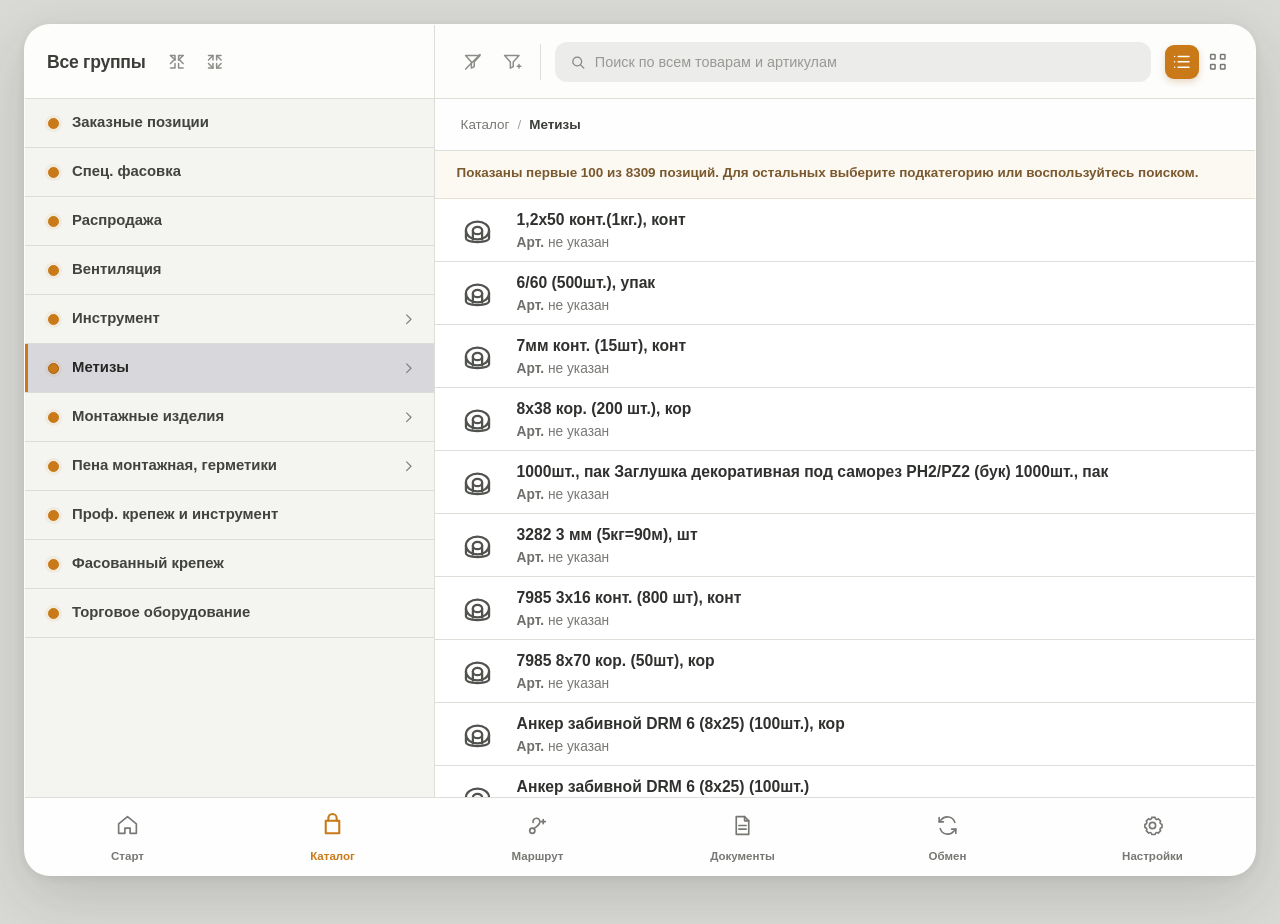
<file: index.html>
<!doctype html>
<html lang="ru">
  <head>
    <meta charset="UTF-8" />
    <meta name="viewport" content="width=device-width, initial-scale=1.0" />
    <meta
      name="description"
      content="Личный справочник ассортимента компании Крепеж СВ."
    />
    <meta name="theme-color" content="#c97918" />
    <meta name="apple-mobile-web-app-capable" content="yes" />
    <meta name="apple-mobile-web-app-status-bar-style" content="default" />
    <meta name="apple-mobile-web-app-title" content="Крепеж СВ" />
    <title>Крепеж СВ — справочник ассортимента</title>
    <link rel="stylesheet" href="styles.css?v=a16cb2e" />
    <link rel="manifest" href="manifest.webmanifest" />
    <link rel="icon" type="image/png" sizes="192x192" href="icons/icon-192.png" />
    <link rel="apple-touch-icon" sizes="180x180" href="icons/apple-touch-icon.png" />
  </head>
  <body>
    <main class="catalog-app" id="catalog">
      <header class="app-header">
        <section class="groups-header" aria-label="Навигация по группам">
          <button
            class="icon-button mobile-menu-button"
            id="sidebarToggle"
            type="button"
            aria-label="Открыть группы каталога"
            aria-controls="groupsPanel"
            aria-expanded="false"
          >
            <svg class="icon" aria-hidden="true"><use href="#icon-menu"></use></svg>
          </button>

          <div class="header-title">
            <h1>Все группы</h1>
          </div>

          <button
            class="install-app-button"
            id="pwaPromptToggle"
            type="button"
            aria-label="Установить справочник на устройство"
            aria-controls="pwaPrompt"
            aria-expanded="false"
            hidden
          >
            <svg class="icon" aria-hidden="true"><use href="#icon-download"></use></svg>
            <span>Установить</span>
          </button>

          <div class="group-actions" aria-label="Действия с деревом групп">
            <button
              class="icon-button"
              id="expandAll"
              type="button"
              aria-label="Развернуть все папки"
              title="Развернуть все папки"
            >
              <svg class="icon" aria-hidden="true"><use href="#icon-expand"></use></svg>
            </button>
            <button
              class="icon-button"
              id="collapseAll"
              type="button"
              aria-label="Свернуть все папки"
              title="Свернуть все папки"
            >
              <svg class="icon" aria-hidden="true"><use href="#icon-collapse"></use></svg>
            </button>
          </div>
        </section>

        <section class="catalog-controls" aria-label="Поиск и представление каталога">
          <div class="filter-actions">
            <button class="icon-button" type="button" aria-label="Очистить фильтры" title="Очистить фильтры">
              <svg class="icon" aria-hidden="true"><use href="#icon-filter-off"></use></svg>
            </button>
            <button class="icon-button" type="button" aria-label="Настроить фильтры" title="Настроить фильтры">
              <svg class="icon" aria-hidden="true"><use href="#icon-filter"></use></svg>
            </button>
          </div>

          <label class="search-field" for="catalogSearch">
            <svg class="icon" aria-hidden="true"><use href="#icon-search"></use></svg>
            <span class="visually-hidden">Поиск по всем товарам каталога</span>
            <input
              id="catalogSearch"
              type="search"
              autocomplete="off"
              enterkeyhint="search"
              placeholder="Поиск по всем товарам и артикулам"
            />
            <button class="clear-search" id="clearSearch" type="button" aria-label="Очистить поиск" hidden>
              <svg class="icon" aria-hidden="true"><use href="#icon-close"></use></svg>
            </button>
          </label>

          <div class="view-actions" aria-label="Вид каталога">
            <button class="view-button is-active" type="button" aria-pressed="true" title="Список">
              <svg class="icon" aria-hidden="true"><use href="#icon-list"></use></svg>
            </button>
            <button class="view-button" type="button" aria-pressed="false" title="Плитка">
              <svg class="icon" aria-hidden="true"><use href="#icon-grid"></use></svg>
            </button>
          </div>
        </section>
      </header>

      <div class="catalog-body">
        <aside class="groups-panel" id="groupsPanel" aria-label="Группы каталога">
          <div class="mobile-panel-header">
            <div>
              <strong>Все группы</strong>
            </div>
            <button class="icon-button" id="sidebarClose" type="button" aria-label="Закрыть группы каталога">
              <svg class="icon" aria-hidden="true"><use href="#icon-close"></use></svg>
            </button>
          </div>

          <nav class="catalog-tree-nav" aria-label="Структура каталога">
            <p class="tree-empty" id="treeEmpty" hidden>Совпадений в каталоге не найдено.</p>
            <ul class="catalog-tree" id="catalogTree"></ul>
          </nav>
        </aside>

        <button class="sidebar-scrim" id="sidebarScrim" type="button" aria-label="Закрыть меню групп"></button>

        <section class="catalog-content" aria-labelledby="categoryTitle">
          <header class="category-header">
            <div class="breadcrumbs" id="breadcrumbs" aria-label="Путь к текущей папке"></div>
          </header>

          <div class="empty-stage" id="catalogStage">
            <section class="empty-card" id="emptyCard" aria-live="polite">
              <div class="empty-icon" aria-hidden="true">
                <svg class="icon"><use href="#icon-folder-open"></use></svg>
              </div>
              <p class="empty-card-label">Выбрана папка</p>
              <h2 id="categoryTitle">Метизы</h2>
              <p id="categoryDescription">
                Здесь пока нет позиций. Позже в этой папке появятся фотографии, названия, артикулы и характеристики товаров.
              </p>
            </section>

            <section class="products-panel" id="productsPanel" aria-live="polite" hidden>
              <p class="search-summary" id="searchSummary" hidden></p>
              <div class="products-list" id="productsList"></div>
              <p class="products-empty" id="productsEmpty" hidden>По этому запросу позиций не найдено.</p>
            </section>
          </div>
        </section>
      </div>

      <nav class="bottom-nav" aria-label="Основные разделы">
        <a class="bottom-nav-link" href="#catalog">
          <svg class="icon" aria-hidden="true"><use href="#icon-home"></use></svg>
          <span>Старт</span>
        </a>
        <a class="bottom-nav-link is-active" href="#catalog" aria-current="page">
          <svg class="icon" aria-hidden="true"><use href="#icon-catalog"></use></svg>
          <span>Каталог</span>
        </a>
        <a class="bottom-nav-link" href="#catalog">
          <svg class="icon" aria-hidden="true"><use href="#icon-route"></use></svg>
          <span>Маршрут</span>
        </a>
        <a class="bottom-nav-link" href="#catalog">
          <svg class="icon" aria-hidden="true"><use href="#icon-document"></use></svg>
          <span>Документы</span>
        </a>
        <a class="bottom-nav-link" href="#catalog">
          <svg class="icon" aria-hidden="true"><use href="#icon-sync"></use></svg>
          <span>Обмен</span>
        </a>
        <a class="bottom-nav-link" href="#catalog">
          <svg class="icon" aria-hidden="true"><use href="#icon-settings"></use></svg>
          <span>Настройки</span>
        </a>
      </nav>
    </main>

    <aside class="pwa-prompt" id="pwaPrompt" role="dialog" aria-labelledby="pwaPromptTitle" hidden>
      <div class="pwa-prompt-icon" aria-hidden="true">
        <svg class="icon"><use href="#icon-download"></use></svg>
      </div>
      <div class="pwa-prompt-content">
        <p class="pwa-prompt-label">Крепеж СВ</p>
        <h2 id="pwaPromptTitle">Установите справочник</h2>
        <p id="pwaPromptText"></p>
      </div>
      <div class="pwa-prompt-actions">
        <button class="pwa-install-action" id="pwaInstall" type="button">Установить</button>
        <button class="pwa-dismiss-action" id="pwaDismiss" type="button">Не сейчас</button>
      </div>
    </aside>

    <svg class="svg-sprite" aria-hidden="true" focusable="false">
      <symbol id="icon-menu" viewBox="0 0 24 24">
        <path d="M4 7h16M4 12h16M4 17h16" />
      </symbol>
      <symbol id="icon-expand" viewBox="0 0 24 24">
        <path d="M5 5h5v5M19 5h-5v5M5 19h5v-5M19 19h-5v-5" />
        <path d="m10 10-5-5m9 5 5-5m-9 4-5 5m9-5 5 5" />
      </symbol>
      <symbol id="icon-collapse" viewBox="0 0 24 24">
        <path d="M5 5h5v5M19 5h-5v5M5 19h5v-5M19 19h-5v-5" />
        <path d="m5 10 5-5m9 5-5-5M5 14l5 5m9-5-5 5" />
      </symbol>
      <symbol id="icon-filter-off" viewBox="0 0 24 24">
        <path d="M4 5h16l-6.4 7.2v5.2l-3.2 1.6v-6.8z" />
        <path d="m4 20 16-16" />
      </symbol>
      <symbol id="icon-filter" viewBox="0 0 24 24">
        <path d="M4 5h16l-6.4 7.2v5.2l-3.2 1.6v-6.8z" />
        <path d="M18 17h4M20 15v4" />
      </symbol>
      <symbol id="icon-search" viewBox="0 0 24 24">
        <circle cx="10.8" cy="10.8" r="5.8" />
        <path d="m15.2 15.2 4.3 4.3" />
      </symbol>
      <symbol id="icon-close" viewBox="0 0 24 24">
        <path d="m6 6 12 12M18 6 6 18" />
      </symbol>
      <symbol id="icon-list" viewBox="0 0 24 24">
        <path d="M8 6h12M8 12h12M8 18h12" />
        <circle cx="4" cy="6" r=".8" fill="currentColor" stroke="none" />
        <circle cx="4" cy="12" r=".8" fill="currentColor" stroke="none" />
        <circle cx="4" cy="18" r=".8" fill="currentColor" stroke="none" />
      </symbol>
      <symbol id="icon-grid" viewBox="0 0 24 24">
        <rect x="4" y="4" width="5" height="5" rx=".6" />
        <rect x="15" y="4" width="5" height="5" rx=".6" />
        <rect x="4" y="15" width="5" height="5" rx=".6" />
        <rect x="15" y="15" width="5" height="5" rx=".6" />
      </symbol>
      <symbol id="icon-chevron" viewBox="0 0 24 24">
        <path d="m9 6 6 6-6 6" />
      </symbol>
      <symbol id="icon-folder-open" viewBox="0 0 24 24">
        <path d="M3.5 7.5h6l1.8 2.2h8.2a1 1 0 0 1 1 1.2l-1.4 7.1a1.4 1.4 0 0 1-1.4 1.1H5.3a1.4 1.4 0 0 1-1.4-1.7l1.1-7.8a2.5 2.5 0 0 1 2.5-2.1Z" />
        <path d="M4.5 11.2h16" />
      </symbol>
      <symbol id="icon-wire" viewBox="0 0 24 24">
        <ellipse cx="12" cy="12" rx="7.5" ry="5.8" />
        <ellipse cx="12" cy="12" rx="3" ry="2.4" />
        <path d="M4.5 12v5.1c0 3.2 15 3.2 15 0V12M9 12v5.8M15 12v5.8" />
      </symbol>
      <symbol id="icon-home" viewBox="0 0 24 24">
        <path d="m3.5 10.5 8.5-7 8.5 7v9h-6v-5h-5v5h-6z" />
      </symbol>
      <symbol id="icon-catalog" viewBox="0 0 24 24">
        <path d="M5.5 7.5h13v12h-13z" />
        <path d="M8 7.5V5a4 4 0 0 1 8 0v2.5" />
      </symbol>
      <symbol id="icon-route" viewBox="0 0 24 24">
        <circle cx="7" cy="17" r="2.5" />
        <path d="M8.5 15c3.3-2.1 5.8-4.1 5.8-6.6A3.3 3.3 0 0 0 11 5a3.3 3.3 0 0 0-3.2 4.1" />
        <path d="M15.5 8.2h4m-2-2v4" />
      </symbol>
      <symbol id="icon-document" viewBox="0 0 24 24">
        <path d="M6 3.5h8l4 4v13H6z" />
        <path d="M14 3.5v4h4M8.5 12h7M8.5 15.5h7" />
      </symbol>
      <symbol id="icon-sync" viewBox="0 0 24 24">
        <path d="M19 9a7.5 7.5 0 0 0-13-2.5L4 8.5" />
        <path d="M4 4.5v4h4" />
        <path d="M5 15a7.5 7.5 0 0 0 13 2.5l2-2" />
        <path d="M20 19.5v-4h-4" />
      </symbol>
      <symbol id="icon-settings" viewBox="0 0 24 24">
        <circle cx="12" cy="12" r="3" />
        <path d="M19.4 15a1.7 1.7 0 0 0 .3 1.9l.1.1-2.3 2.3-.1-.1a1.7 1.7 0 0 0-1.9-.3 1.7 1.7 0 0 0-1 1.5v.2h-3.2v-.2a1.7 1.7 0 0 0-1-1.5 1.7 1.7 0 0 0-1.9.3l-.1.1L6 17l.1-.1a1.7 1.7 0 0 0 .3-1.9 1.7 1.7 0 0 0-1.5-1h-.2v-3.2h.2a1.7 1.7 0 0 0 1.5-1 1.7 1.7 0 0 0-.3-1.9L6 7.8 8.3 5.5l.1.1a1.7 1.7 0 0 0 1.9.3 1.7 1.7 0 0 0 1-1.5v-.2h3.2v.2a1.7 1.7 0 0 0 1 1.5 1.7 1.7 0 0 0 1.9-.3l.1-.1 2.3 2.3-.1.1a1.7 1.7 0 0 0-.3 1.9 1.7 1.7 0 0 0 1.5 1h.2V14h-.2a1.7 1.7 0 0 0-1.5 1Z" />
      </symbol>
      <symbol id="icon-download" viewBox="0 0 24 24">
        <path d="M12 3.5v10" />
        <path d="m8 10 4 4 4-4" />
        <path d="M5 16.5v3h14v-3" />
      </symbol>
    </svg>

    <script src="report-products.js?v=1"></script>
    <script src="app.js?v=report-import-1"></script>
  </body>
</html>
</file>
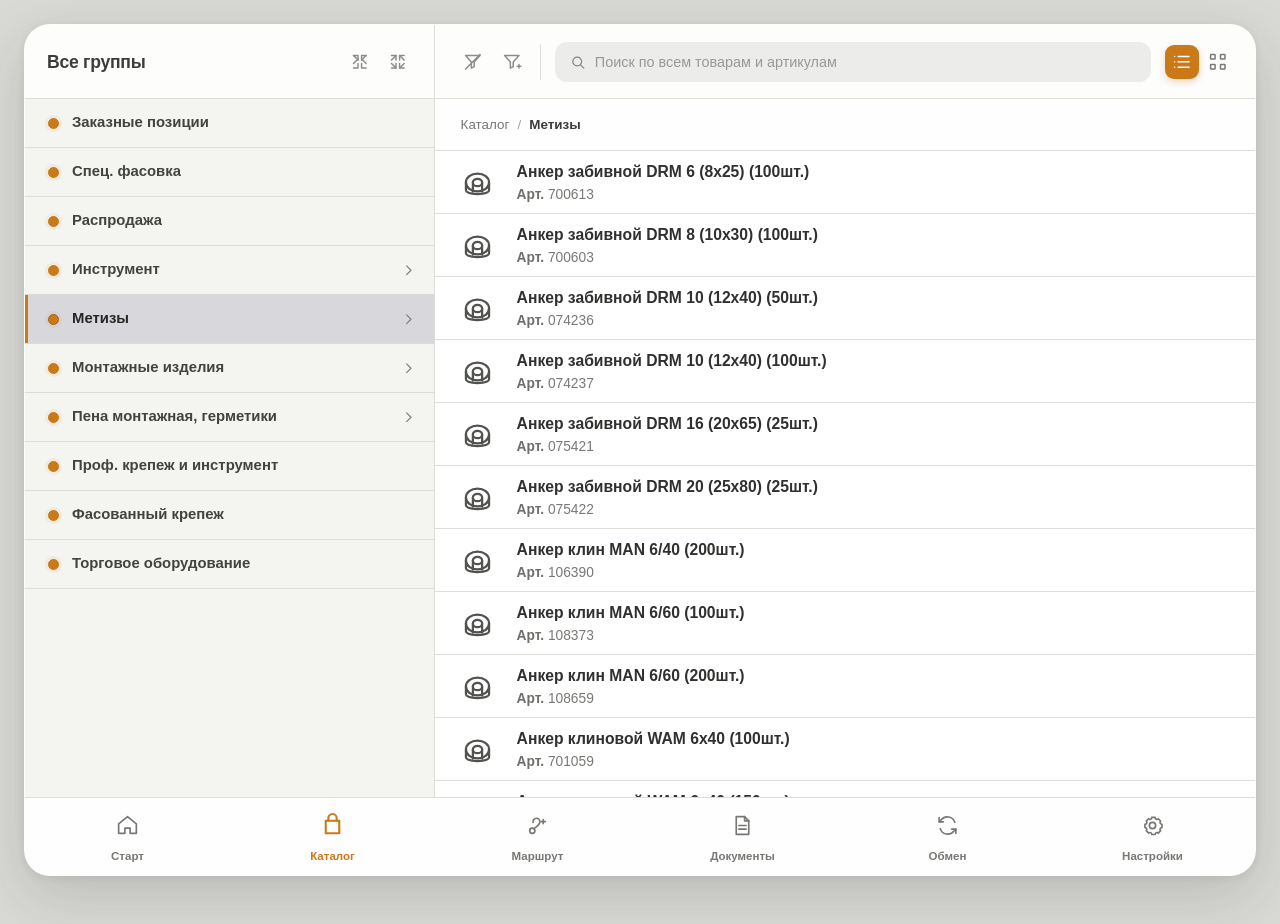
<file: крепеж-св-справочник.html>
<!doctype html>
<html lang="ru">
  <head>
    <meta charset="UTF-8" />
    <meta name="viewport" content="width=device-width, initial-scale=1.0" />
    <meta
      name="description"
      content="Личный справочник ассортимента компании Крепеж СВ."
    />
    <title>Крепеж СВ — справочник ассортимента</title>
    <style>
:root {
  --canvas: #d9d9d5;
  --surface: #f8f8f5;
  --surface-strong: #ffffff;
  --surface-muted: #f0f0ed;
  --line: #deded9;
  --line-strong: #c9c9c5;
  --text: #30322f;
  --muted: #747570;
  --accent: #c97918;
  --accent-deep: #a9610e;
  --accent-soft: #faeddc;
  --selected: #d7d7dc;
  --shadow: 0 20px 60px rgba(40, 42, 38, 0.16), 0 2px 8px rgba(40, 42, 38, 0.08);
  --sidebar-size: clamp(272px, 32vw, 430px);
}

* {
  box-sizing: border-box;
}

html {
  min-width: 320px;
  min-height: 100%;
  background: var(--canvas);
}

body {
  min-width: 320px;
  min-height: 100vh;
  margin: 0;
  color: var(--text);
  background: var(--canvas);
  font-family: "Segoe UI", "Helvetica Neue", Arial, sans-serif;
  -webkit-font-smoothing: antialiased;
  text-rendering: optimizeLegibility;
}

button,
input {
  font: inherit;
}

button,
a {
  -webkit-tap-highlight-color: transparent;
}

button {
  border: 0;
}

button:not(:disabled),
a {
  cursor: pointer;
}

button:focus-visible,
a:focus-visible,
input:focus-visible {
  outline: 3px solid rgba(201, 121, 24, 0.42);
  outline-offset: 2px;
}

[hidden] {
  display: none !important;
}

.visually-hidden {
  position: absolute;
  width: 1px;
  height: 1px;
  padding: 0;
  margin: -1px;
  overflow: hidden;
  clip: rect(0, 0, 0, 0);
  white-space: nowrap;
  border: 0;
}

.svg-sprite {
  position: absolute;
  width: 0;
  height: 0;
  overflow: hidden;
}

.icon {
  display: block;
  width: 1.35rem;
  height: 1.35rem;
  fill: none;
  stroke: currentColor;
  stroke-linecap: round;
  stroke-linejoin: round;
  stroke-width: 1.65;
}

.catalog-app {
  display: grid;
  grid-template-rows: 74px minmax(0, 1fr) 78px;
  width: min(1540px, calc(100% - 48px));
  height: min(920px, calc(100dvh - 48px));
  min-height: 0;
  margin: 24px auto;
  overflow: hidden;
  background: var(--surface);
  border: 1px solid rgba(255, 255, 255, 0.88);
  border-radius: 26px;
  box-shadow: var(--shadow);
}

.app-header {
  display: grid;
  grid-template-columns: var(--sidebar-size) minmax(0, 1fr);
  min-width: 0;
  background: rgba(255, 255, 255, 0.72);
  border-bottom: 1px solid var(--line);
}

.groups-header,
.catalog-controls {
  display: flex;
  align-items: center;
  min-width: 0;
  height: 74px;
}

.groups-header {
  gap: 13px;
  padding: 0 18px 0 22px;
  border-right: 1px solid var(--line);
}

.header-title {
  min-width: 0;
  line-height: 1.05;
}

.header-title p,
.mobile-panel-header p {
  margin: 0 0 3px;
  color: var(--accent);
  font-size: 0.69rem;
  font-weight: 700;
  letter-spacing: 0.075em;
  text-transform: uppercase;
}

.header-title h1 {
  margin: 0;
  color: #3b3d39;
  font-size: 1.1rem;
  font-weight: 700;
  letter-spacing: -0.015em;
}

.group-actions,
.filter-actions,
.view-actions {
  display: flex;
  align-items: center;
}

.group-actions {
  gap: 2px;
  margin-left: auto;
}

.catalog-controls {
  gap: 14px;
  padding: 0 20px;
}

.filter-actions {
  gap: 3px;
  padding-right: 10px;
  border-right: 1px solid var(--line);
}

.icon-button,
.view-button,
.clear-search {
  display: inline-grid;
  flex: 0 0 auto;
  place-items: center;
  width: 36px;
  height: 36px;
  padding: 0;
  color: #8b8d88;
  background: transparent;
  border-radius: 10px;
  transition: color 160ms ease, background-color 160ms ease, transform 160ms ease;
}

.icon-button:hover,
.view-button:hover,
.clear-search:hover {
  color: var(--accent-deep);
  background: var(--accent-soft);
}

.icon-button:active,
.view-button:active,
.clear-search:active {
  transform: translateY(1px);
}

.mobile-menu-button {
  display: none;
}

.search-field {
  display: flex;
  flex: 1 1 330px;
  align-items: center;
  min-width: 170px;
  height: 40px;
  padding: 0 5px 0 13px;
  color: #858782;
  background: #ececea;
  border: 1px solid transparent;
  border-radius: 12px;
  transition: border-color 160ms ease, background-color 160ms ease, box-shadow 160ms ease;
}

.search-field:focus-within {
  background: var(--surface-strong);
  border-color: rgba(201, 121, 24, 0.55);
  box-shadow: 0 0 0 3px rgba(201, 121, 24, 0.12);
}

.search-field .icon {
  width: 1.18rem;
  height: 1.18rem;
}

.search-field input {
  width: 100%;
  min-width: 0;
  height: 100%;
  padding: 0 8px;
  color: var(--text);
  background: transparent;
  border: 0;
  outline: 0;
  font-size: 0.9rem;
}

.search-field input::placeholder {
  color: #989995;
  opacity: 1;
}

.search-field input::-webkit-search-cancel-button {
  display: none;
}

.clear-search {
  width: 29px;
  height: 29px;
  border-radius: 8px;
}

.clear-search .icon {
  width: 1rem;
  height: 1rem;
}

.view-actions {
  gap: 2px;
}

.view-button {
  width: 34px;
  height: 34px;
  color: #777975;
  border-radius: 9px;
}

.view-button.is-active {
  color: #fff;
  background: var(--accent);
  box-shadow: 0 3px 7px rgba(169, 97, 14, 0.24);
}

.view-button.is-active:hover {
  color: #fff;
  background: var(--accent-deep);
}

.catalog-body {
  display: grid;
  grid-template-columns: var(--sidebar-size) minmax(0, 1fr);
  min-height: 0;
}

.groups-panel {
  min-width: 0;
  overflow: auto;
  overscroll-behavior: contain;
  background: #f4f4f1;
  border-right: 1px solid var(--line);
  scrollbar-color: #c5c5c0 transparent;
  scrollbar-width: thin;
}

.groups-panel::-webkit-scrollbar {
  width: 9px;
}

.groups-panel::-webkit-scrollbar-thumb {
  background: #c5c5c0;
  border: 3px solid #f4f4f1;
  border-radius: 8px;
}

.mobile-panel-header {
  display: none;
}

.catalog-tree-nav {
  min-height: 100%;
}

.catalog-tree,
.tree-children {
  padding: 0;
  margin: 0;
  list-style: none;
}

.tree-node {
  border-bottom: 1px solid rgba(211, 211, 207, 0.75);
}

.tree-node.is-expanded > .tree-children {
  display: block;
}

.tree-node:not(.is-expanded) > .tree-children {
  display: none;
}

.tree-row {
  position: relative;
  display: flex;
  min-width: 0;
  min-height: 48px;
}

.tree-select {
  display: flex;
  flex: 1 1 auto;
  align-items: center;
  min-width: 0;
  padding: 9px 42px 9px var(--indent, 21px);
  color: #41433f;
  text-align: left;
  background: transparent;
  transition: background-color 130ms ease, color 130ms ease;
}

.tree-select:hover {
  background: rgba(218, 218, 216, 0.7);
}

.tree-select[aria-current="page"] {
  color: #252724;
  background: var(--selected);
  box-shadow: inset 3px 0 0 var(--accent);
}

.tree-label {
  overflow: hidden;
  font-size: 0.93rem;
  font-weight: 600;
  line-height: 1.18;
  text-overflow: ellipsis;
  white-space: nowrap;
}

.tree-node.depth-0 .tree-label {
  font-weight: 700;
}

.node-dot {
  flex: 0 0 auto;
  width: 14px;
  height: 14px;
  margin-right: 12px;
  border: 1.5px solid #b8bab5;
  border-radius: 50%;
  background: var(--accent);
  border-color: var(--accent);
}

.tree-node.depth-0 .node-dot {
  width: 11px;
  height: 11px;
  margin-left: 2px;
  margin-right: 13px;
  background: var(--accent);
  border-color: var(--accent);
  box-shadow: 0 0 0 3px rgba(201, 121, 24, 0.08);
}

.tree-node.is-expanded > .tree-row .node-dot {
  background: transparent;
  border-color: var(--accent);
  box-shadow: none;
}

.tree-select[aria-current="page"] .node-dot {
  border-color: var(--accent-deep);
}

.tree-toggle {
  position: absolute;
  top: 50%;
  right: 7px;
  display: grid;
  width: 35px;
  height: 35px;
  padding: 0;
  color: #80827d;
  place-items: center;
  background: transparent;
  border-radius: 9px;
  transform: translateY(-50%);
  transition: color 140ms ease, background-color 140ms ease;
}

.tree-toggle:hover {
  color: var(--accent-deep);
  background: var(--accent-soft);
}

.tree-toggle .icon {
  width: 1.1rem;
  height: 1.1rem;
  transition: transform 160ms ease;
}

.tree-node.is-expanded > .tree-row .tree-toggle .icon {
  transform: rotate(90deg);
}

.tree-empty {
  padding: 24px 22px;
  margin: 0;
  color: var(--muted);
  font-size: 0.9rem;
  line-height: 1.45;
}

.sidebar-scrim {
  display: none;
}

.catalog-content {
  display: grid;
  grid-template-rows: 52px minmax(0, 1fr);
  min-width: 0;
  min-height: 0;
  background: #fbfbf9;
}

.category-header {
  display: flex;
  align-items: center;
  justify-content: space-between;
  gap: 16px;
  min-width: 0;
  padding: 0 26px;
  background: rgba(255, 255, 255, 0.84);
  border-bottom: 1px solid var(--line);
}

.breadcrumbs {
  display: flex;
  align-items: center;
  min-width: 0;
  overflow: hidden;
  color: #777974;
  font-size: 0.84rem;
  white-space: nowrap;
}

.breadcrumb-item {
  overflow: hidden;
  text-overflow: ellipsis;
}

.breadcrumb-item:last-child {
  color: #3c3e3a;
  font-weight: 700;
}

.breadcrumb-separator {
  flex: 0 0 auto;
  margin: 0 8px;
  color: #a2a39f;
}

.empty-folder-status {
  flex: 0 0 auto;
  padding: 5px 9px;
  color: #9a6320;
  background: #fbf0e2;
  border-radius: 99px;
  font-size: 0.72rem;
  font-weight: 700;
  white-space: nowrap;
}

.empty-stage {
  display: grid;
  min-height: 0;
  padding: clamp(30px, 6vw, 82px) 24px;
  overflow: auto;
  place-items: center;
  background-color: #fafaf8;
  background-image: linear-gradient(rgba(221, 221, 217, 0.32) 1px, transparent 1px), linear-gradient(90deg, rgba(221, 221, 217, 0.32) 1px, transparent 1px);
  background-size: 28px 28px;
}

.empty-stage.has-products {
  display: block;
  padding: 0;
  overflow: auto;
  background: #fff;
}

.empty-card {
  width: min(100%, 475px);
  padding: clamp(28px, 5vw, 48px);
  text-align: center;
  background: rgba(255, 255, 255, 0.92);
  border: 1px solid #e3e3df;
  border-radius: 20px;
  box-shadow: 0 12px 30px rgba(57, 59, 55, 0.07);
}

.empty-icon {
  display: grid;
  width: 62px;
  height: 62px;
  margin: 0 auto 20px;
  color: var(--accent);
  place-items: center;
  background: var(--accent-soft);
  border-radius: 18px;
}

.empty-icon .icon {
  width: 32px;
  height: 32px;
  stroke-width: 1.35;
}

.empty-card-label {
  margin: 0 0 7px;
  color: var(--accent-deep);
  font-size: 0.71rem;
  font-weight: 800;
  letter-spacing: 0.1em;
  text-transform: uppercase;
}

.empty-card h2 {
  margin: 0;
  color: #2e302d;
  font-size: clamp(1.35rem, 3vw, 1.85rem);
  font-weight: 750;
  letter-spacing: -0.025em;
}

.empty-card p:last-child {
  max-width: 360px;
  margin: 13px auto 0;
  color: #73756f;
  font-size: 0.94rem;
  line-height: 1.55;
}

.products-panel {
  min-height: 100%;
  width: 100%;
}

.search-summary {
  min-height: 48px;
  padding: 13px 22px;
  margin: 0;
  color: #7a592e;
  background: #fcf8f2;
  border-bottom: 1px solid #eadfd0;
  font-size: 0.84rem;
  font-weight: 650;
  line-height: 1.35;
}

.products-list {
  min-height: 100%;
  background: #fff;
}

.product-row {
  display: grid;
  grid-template-columns: 49px minmax(0, 1fr);
  gap: 11px;
  align-items: center;
  min-height: 63px;
  padding: 9px 22px;
  border-bottom: 1px solid #deded9;
}

.product-row:last-child {
  border-bottom: 0;
}

.product-marker {
  display: grid;
  width: 42px;
  height: 42px;
  color: #51534f;
  place-items: center;
}

.product-marker .icon {
  width: 37px;
  height: 37px;
  stroke-width: 1.45;
}

.product-details {
  min-width: 0;
}

.product-name {
  margin: 0;
  color: #2f312e;
  font-size: 0.98rem;
  font-weight: 700;
  line-height: 1.25;
  overflow-wrap: anywhere;
}

.product-article {
  margin: 5px 0 0;
  color: #777974;
  font-size: 0.86rem;
}

.product-article strong {
  color: #6d6f6a;
  font-weight: 650;
}

.product-category {
  overflow: hidden;
  margin: 4px 0 0;
  color: #9a774a;
  font-size: 0.76rem;
  font-weight: 600;
  line-height: 1.25;
  text-overflow: ellipsis;
  white-space: nowrap;
}

.product-search-result {
  width: 100%;
  color: inherit;
  text-align: left;
  background: #fff;
  cursor: pointer;
  transition: background-color 150ms ease;
}

.product-search-result:hover {
  background: #fcf8f2;
}

.product-search-result:focus-visible {
  position: relative;
  z-index: 1;
  outline: 3px solid rgba(201, 121, 24, 0.42);
  outline-offset: -3px;
}

.products-empty {
  min-height: 100%;
  padding: 32px 22px;
  margin: 0;
  color: #757771;
  text-align: center;
  background: #fff;
}

.bottom-nav {
  display: grid;
  grid-template-columns: repeat(6, minmax(0, 1fr));
  min-width: 0;
  background: rgba(255, 255, 255, 0.92);
  border-top: 1px solid var(--line);
}

.bottom-nav-link {
  display: grid;
  gap: 5px;
  min-width: 0;
  padding: 11px 8px 9px;
  color: #767873;
  text-align: center;
  text-decoration: none;
  place-items: center;
  transition: color 150ms ease, background-color 150ms ease;
}

.bottom-nav-link:hover {
  color: var(--accent-deep);
  background: #faf7f1;
}

.bottom-nav-link .icon {
  width: 25px;
  height: 25px;
  stroke-width: 1.6;
}

.bottom-nav-link span {
  overflow: hidden;
  max-width: 100%;
  font-size: 0.72rem;
  font-weight: 650;
  text-overflow: ellipsis;
  white-space: nowrap;
}

.bottom-nav-link.is-active {
  color: var(--accent);
}

.bottom-nav-link.is-active .icon {
  stroke-width: 2;
}

@media (max-width: 1100px) {
  .catalog-app {
    width: min(100% - 28px, 1540px);
    height: calc(100dvh - 28px);
    min-height: 0;
    margin: 14px auto;
    border-radius: 20px;
  }

  .groups-header {
    padding-left: 17px;
  }

  .catalog-controls {
    gap: 8px;
    padding: 0 13px;
  }

  .filter-actions {
    padding-right: 6px;
  }

  .category-header {
    padding: 0 20px;
  }
}

@media (max-width: 850px) {
  :root {
    --sidebar-size: clamp(236px, 34vw, 274px);
  }

  .groups-header {
    padding-right: 11px;
  }

  .header-title p {
    font-size: 0.62rem;
  }

  .header-title h1 {
    font-size: 1rem;
  }

  .group-actions .icon-button {
    width: 31px;
    height: 31px;
  }

  .filter-actions .icon-button {
    width: 32px;
    height: 32px;
  }

  .search-field {
    flex-basis: 180px;
    padding-left: 10px;
  }

  .search-field input {
    font-size: 0.82rem;
  }

  .view-button {
    width: 31px;
    height: 31px;
  }

  .category-header {
    padding: 0 16px;
  }

  .empty-folder-status {
    display: none;
  }

  .product-row {
    grid-template-columns: 42px minmax(0, 1fr);
    gap: 9px;
    min-height: 60px;
    padding: 9px 14px;
  }

  .product-marker {
    width: 37px;
    height: 37px;
  }

  .product-marker .icon {
    width: 33px;
    height: 33px;
  }

  .product-name {
    font-size: 0.89rem;
  }

  .product-article {
    font-size: 0.79rem;
  }
}

@media (max-width: 700px) {
  body.menu-open {
    overflow: hidden;
  }

  .catalog-app {
    grid-template-rows: auto minmax(0, 1fr) 70px;
    width: 100%;
    min-height: 100vh;
    margin: 0;
    border: 0;
    border-radius: 0;
    box-shadow: none;
  }

  .app-header {
    grid-template-columns: 1fr;
  }

  .groups-header,
  .catalog-controls {
    height: 62px;
  }

  .groups-header {
    padding: 0 14px;
    border-right: 0;
    border-bottom: 1px solid var(--line);
  }

  .mobile-menu-button {
    display: inline-grid;
  }

  .group-actions {
    display: none;
  }

  .catalog-controls {
    gap: 7px;
    padding: 0 11px;
  }

  .filter-actions {
    display: none;
  }

  .search-field {
    flex-basis: auto;
    min-width: 0;
  }

  .catalog-body {
    display: block;
    min-height: 0;
  }

  .groups-panel {
    position: fixed;
    z-index: 30;
    top: 0;
    bottom: 0;
    left: 0;
    width: min(88vw, 500px);
    background: #20201f;
    border-right: 1px solid #42423f;
    box-shadow: 18px 0 42px rgba(0, 0, 0, 0.42);
    transform: translateX(-105%);
    transition: transform 220ms ease;
  }

  body.menu-open .groups-panel {
    transform: translateX(0);
  }

  .mobile-panel-header {
    display: flex;
    align-items: center;
    justify-content: space-between;
    height: 72px;
    padding: 0 14px 0 21px;
    background: #151514;
    border-bottom: 1px solid #373735;
  }

  .mobile-panel-header strong {
    color: #f0f0ed;
    font-size: 1.05rem;
  }

  .mobile-panel-header .icon-button {
    color: #a0a09b;
  }

  .mobile-panel-header .icon-button:hover {
    color: #f0f0ed;
    background: #30302e;
  }

  .groups-panel .tree-node {
    border-bottom-color: #32322f;
  }

  .groups-panel .tree-select {
    color: #e5e5e2;
  }

  .groups-panel .tree-select:hover {
    background: #2b2b29;
  }

  .groups-panel .tree-select[aria-current="page"] {
    color: #fff;
    background: #48474c;
    box-shadow: inset 4px 0 0 var(--accent);
  }

  .groups-panel .tree-toggle {
    color: #a8a8a3;
  }

  .groups-panel .tree-toggle:hover {
    color: #fff;
    background: #353532;
  }

  .groups-panel .tree-empty {
    color: #c9c9c4;
  }

  .sidebar-scrim {
    position: fixed;
    z-index: 20;
    inset: 0;
    display: block;
    padding: 0;
    pointer-events: none;
    opacity: 0;
    background: rgba(23, 24, 22, 0.36);
    transition: opacity 220ms ease;
  }

  body.menu-open .sidebar-scrim {
    pointer-events: auto;
    opacity: 1;
  }

  .catalog-content {
    height: 100%;
  }

  .empty-stage {
    padding: 28px 18px;
    background-size: 24px 24px;
  }

  .empty-stage.has-products {
    padding: 0;
    background: #fff;
  }

  .empty-card {
    padding: 32px 24px;
  }

  .product-row {
    grid-template-columns: 38px minmax(0, 1fr);
    gap: 8px;
    min-height: 57px;
    padding: 9px 12px;
  }

  .product-marker {
    width: 34px;
    height: 34px;
  }

  .product-marker .icon {
    width: 30px;
    height: 30px;
  }

  .product-name {
    font-size: 0.84rem;
  }

  .product-article {
    margin-top: 3px;
    font-size: 0.76rem;
  }

  .search-summary {
    min-height: 44px;
    padding: 11px 12px;
    font-size: 0.77rem;
  }

  .product-category {
    margin-top: 3px;
    font-size: 0.68rem;
  }

  .bottom-nav-link {
    padding: 9px 3px 8px;
  }
}

@media (max-width: 430px) {
  .header-title h1 {
    font-size: 0.98rem;
  }

  .header-title p {
    font-size: 0.58rem;
  }

  .view-button:last-child {
    display: none;
  }

  .category-header {
    padding: 0 14px;
  }

  .breadcrumbs {
    font-size: 0.79rem;
  }

  .empty-card h2 {
    font-size: 1.4rem;
  }

  .bottom-nav-link .icon {
    width: 22px;
    height: 22px;
  }

  .bottom-nav-link span {
    font-size: 0.59rem;
  }
}

    </style>
  </head>
  <body>
    <main class="catalog-app" id="catalog">
      <header class="app-header">
        <section class="groups-header" aria-label="Навигация по группам">
          <button
            class="icon-button mobile-menu-button"
            id="sidebarToggle"
            type="button"
            aria-label="Открыть группы каталога"
            aria-controls="groupsPanel"
            aria-expanded="false"
          >
            <svg class="icon" aria-hidden="true"><use href="#icon-menu"></use></svg>
          </button>

          <div class="header-title">
            <h1>Все группы</h1>
          </div>

          <div class="group-actions" aria-label="Действия с деревом групп">
            <button
              class="icon-button"
              id="expandAll"
              type="button"
              aria-label="Развернуть все папки"
              title="Развернуть все папки"
            >
              <svg class="icon" aria-hidden="true"><use href="#icon-expand"></use></svg>
            </button>
            <button
              class="icon-button"
              id="collapseAll"
              type="button"
              aria-label="Свернуть все папки"
              title="Свернуть все папки"
            >
              <svg class="icon" aria-hidden="true"><use href="#icon-collapse"></use></svg>
            </button>
          </div>
        </section>

        <section class="catalog-controls" aria-label="Поиск и представление каталога">
          <div class="filter-actions">
            <button class="icon-button" type="button" aria-label="Очистить фильтры" title="Очистить фильтры">
              <svg class="icon" aria-hidden="true"><use href="#icon-filter-off"></use></svg>
            </button>
            <button class="icon-button" type="button" aria-label="Настроить фильтры" title="Настроить фильтры">
              <svg class="icon" aria-hidden="true"><use href="#icon-filter"></use></svg>
            </button>
          </div>

          <label class="search-field" for="catalogSearch">
            <svg class="icon" aria-hidden="true"><use href="#icon-search"></use></svg>
            <span class="visually-hidden">Поиск по всем товарам каталога</span>
            <input
              id="catalogSearch"
              type="search"
              autocomplete="off"
              enterkeyhint="search"
              placeholder="Поиск по всем товарам и артикулам"
            />
            <button class="clear-search" id="clearSearch" type="button" aria-label="Очистить поиск" hidden>
              <svg class="icon" aria-hidden="true"><use href="#icon-close"></use></svg>
            </button>
          </label>

          <div class="view-actions" aria-label="Вид каталога">
            <button class="view-button is-active" type="button" aria-pressed="true" title="Список">
              <svg class="icon" aria-hidden="true"><use href="#icon-list"></use></svg>
            </button>
            <button class="view-button" type="button" aria-pressed="false" title="Плитка">
              <svg class="icon" aria-hidden="true"><use href="#icon-grid"></use></svg>
            </button>
          </div>
        </section>
      </header>

      <div class="catalog-body">
        <aside class="groups-panel" id="groupsPanel" aria-label="Группы каталога">
          <div class="mobile-panel-header">
            <div>
              <strong>Все группы</strong>
            </div>
            <button class="icon-button" id="sidebarClose" type="button" aria-label="Закрыть группы каталога">
              <svg class="icon" aria-hidden="true"><use href="#icon-close"></use></svg>
            </button>
          </div>

          <nav class="catalog-tree-nav" aria-label="Структура каталога">
            <p class="tree-empty" id="treeEmpty" hidden>Совпадений в каталоге не найдено.</p>
            <ul class="catalog-tree" id="catalogTree"></ul>
          </nav>
        </aside>

        <button class="sidebar-scrim" id="sidebarScrim" type="button" aria-label="Закрыть меню групп"></button>

        <section class="catalog-content" aria-labelledby="categoryTitle">
          <header class="category-header">
            <div class="breadcrumbs" id="breadcrumbs" aria-label="Путь к текущей папке"></div>
          </header>

          <div class="empty-stage" id="catalogStage">
            <section class="empty-card" id="emptyCard" aria-live="polite">
              <div class="empty-icon" aria-hidden="true">
                <svg class="icon"><use href="#icon-folder-open"></use></svg>
              </div>
              <p class="empty-card-label">Выбрана папка</p>
              <h2 id="categoryTitle">Метизы</h2>
              <p id="categoryDescription">
                Здесь пока нет позиций. Позже в этой папке появятся фотографии, названия, артикулы и характеристики товаров.
              </p>
            </section>

            <section class="products-panel" id="productsPanel" aria-live="polite" hidden>
              <p class="search-summary" id="searchSummary" hidden></p>
              <div class="products-list" id="productsList"></div>
              <p class="products-empty" id="productsEmpty" hidden>По этому запросу позиций не найдено.</p>
            </section>
          </div>
        </section>
      </div>

      <nav class="bottom-nav" aria-label="Основные разделы">
        <a class="bottom-nav-link" href="#catalog">
          <svg class="icon" aria-hidden="true"><use href="#icon-home"></use></svg>
          <span>Старт</span>
        </a>
        <a class="bottom-nav-link is-active" href="#catalog" aria-current="page">
          <svg class="icon" aria-hidden="true"><use href="#icon-catalog"></use></svg>
          <span>Каталог</span>
        </a>
        <a class="bottom-nav-link" href="#catalog">
          <svg class="icon" aria-hidden="true"><use href="#icon-route"></use></svg>
          <span>Маршрут</span>
        </a>
        <a class="bottom-nav-link" href="#catalog">
          <svg class="icon" aria-hidden="true"><use href="#icon-document"></use></svg>
          <span>Документы</span>
        </a>
        <a class="bottom-nav-link" href="#catalog">
          <svg class="icon" aria-hidden="true"><use href="#icon-sync"></use></svg>
          <span>Обмен</span>
        </a>
        <a class="bottom-nav-link" href="#catalog">
          <svg class="icon" aria-hidden="true"><use href="#icon-settings"></use></svg>
          <span>Настройки</span>
        </a>
      </nav>
    </main>

    <svg class="svg-sprite" aria-hidden="true" focusable="false">
      <symbol id="icon-menu" viewBox="0 0 24 24">
        <path d="M4 7h16M4 12h16M4 17h16" />
      </symbol>
      <symbol id="icon-expand" viewBox="0 0 24 24">
        <path d="M5 5h5v5M19 5h-5v5M5 19h5v-5M19 19h-5v-5" />
        <path d="m10 10-5-5m9 5 5-5m-9 4-5 5m9-5 5 5" />
      </symbol>
      <symbol id="icon-collapse" viewBox="0 0 24 24">
        <path d="M5 5h5v5M19 5h-5v5M5 19h5v-5M19 19h-5v-5" />
        <path d="m5 10 5-5m9 5-5-5M5 14l5 5m9-5-5 5" />
      </symbol>
      <symbol id="icon-filter-off" viewBox="0 0 24 24">
        <path d="M4 5h16l-6.4 7.2v5.2l-3.2 1.6v-6.8z" />
        <path d="m4 20 16-16" />
      </symbol>
      <symbol id="icon-filter" viewBox="0 0 24 24">
        <path d="M4 5h16l-6.4 7.2v5.2l-3.2 1.6v-6.8z" />
        <path d="M18 17h4M20 15v4" />
      </symbol>
      <symbol id="icon-search" viewBox="0 0 24 24">
        <circle cx="10.8" cy="10.8" r="5.8" />
        <path d="m15.2 15.2 4.3 4.3" />
      </symbol>
      <symbol id="icon-close" viewBox="0 0 24 24">
        <path d="m6 6 12 12M18 6 6 18" />
      </symbol>
      <symbol id="icon-list" viewBox="0 0 24 24">
        <path d="M8 6h12M8 12h12M8 18h12" />
        <circle cx="4" cy="6" r=".8" fill="currentColor" stroke="none" />
        <circle cx="4" cy="12" r=".8" fill="currentColor" stroke="none" />
        <circle cx="4" cy="18" r=".8" fill="currentColor" stroke="none" />
      </symbol>
      <symbol id="icon-grid" viewBox="0 0 24 24">
        <rect x="4" y="4" width="5" height="5" rx=".6" />
        <rect x="15" y="4" width="5" height="5" rx=".6" />
        <rect x="4" y="15" width="5" height="5" rx=".6" />
        <rect x="15" y="15" width="5" height="5" rx=".6" />
      </symbol>
      <symbol id="icon-chevron" viewBox="0 0 24 24">
        <path d="m9 6 6 6-6 6" />
      </symbol>
      <symbol id="icon-folder-open" viewBox="0 0 24 24">
        <path d="M3.5 7.5h6l1.8 2.2h8.2a1 1 0 0 1 1 1.2l-1.4 7.1a1.4 1.4 0 0 1-1.4 1.1H5.3a1.4 1.4 0 0 1-1.4-1.7l1.1-7.8a2.5 2.5 0 0 1 2.5-2.1Z" />
        <path d="M4.5 11.2h16" />
      </symbol>
      <symbol id="icon-wire" viewBox="0 0 24 24">
        <ellipse cx="12" cy="12" rx="7.5" ry="5.8" />
        <ellipse cx="12" cy="12" rx="3" ry="2.4" />
        <path d="M4.5 12v5.1c0 3.2 15 3.2 15 0V12M9 12v5.8M15 12v5.8" />
      </symbol>
      <symbol id="icon-home" viewBox="0 0 24 24">
        <path d="m3.5 10.5 8.5-7 8.5 7v9h-6v-5h-5v5h-6z" />
      </symbol>
      <symbol id="icon-catalog" viewBox="0 0 24 24">
        <path d="M5.5 7.5h13v12h-13z" />
        <path d="M8 7.5V5a4 4 0 0 1 8 0v2.5" />
      </symbol>
      <symbol id="icon-route" viewBox="0 0 24 24">
        <circle cx="7" cy="17" r="2.5" />
        <path d="M8.5 15c3.3-2.1 5.8-4.1 5.8-6.6A3.3 3.3 0 0 0 11 5a3.3 3.3 0 0 0-3.2 4.1" />
        <path d="M15.5 8.2h4m-2-2v4" />
      </symbol>
      <symbol id="icon-document" viewBox="0 0 24 24">
        <path d="M6 3.5h8l4 4v13H6z" />
        <path d="M14 3.5v4h4M8.5 12h7M8.5 15.5h7" />
      </symbol>
      <symbol id="icon-sync" viewBox="0 0 24 24">
        <path d="M19 9a7.5 7.5 0 0 0-13-2.5L4 8.5" />
        <path d="M4 4.5v4h4" />
        <path d="M5 15a7.5 7.5 0 0 0 13 2.5l2-2" />
        <path d="M20 19.5v-4h-4" />
      </symbol>
      <symbol id="icon-settings" viewBox="0 0 24 24">
        <circle cx="12" cy="12" r="3" />
        <path d="M19.4 15a1.7 1.7 0 0 0 .3 1.9l.1.1-2.3 2.3-.1-.1a1.7 1.7 0 0 0-1.9-.3 1.7 1.7 0 0 0-1 1.5v.2h-3.2v-.2a1.7 1.7 0 0 0-1-1.5 1.7 1.7 0 0 0-1.9.3l-.1.1L6 17l.1-.1a1.7 1.7 0 0 0 .3-1.9 1.7 1.7 0 0 0-1.5-1h-.2v-3.2h.2a1.7 1.7 0 0 0 1.5-1 1.7 1.7 0 0 0-.3-1.9L6 7.8 8.3 5.5l.1.1a1.7 1.7 0 0 0 1.9.3 1.7 1.7 0 0 0 1-1.5v-.2h3.2v.2a1.7 1.7 0 0 0 1 1.5 1.7 1.7 0 0 0 1.9-.3l.1-.1 2.3 2.3-.1.1a1.7 1.7 0 0 0-.3 1.9 1.7 1.7 0 0 0 1.5 1h.2V14h-.2a1.7 1.7 0 0 0-1.5 1Z" />
      </symbol>
    </svg>

    <script>
const anchorProducts = [
  { name: "HIMTEX Анкер химический EASF 300 мл эпокси-акрилат для любого бетона, кирпича", article: "HIMEASF300 (114580)" },
  { name: "HIMTEX Анкер химический PESF 300 мл для пустотелых оснований и бетона", article: "HIMPESF300 (114167)" },
  { name: "HIMTEX ершик 10 ММ", article: "CHMB10 (115725)" },
  { name: "HIMTEX ершик 12 ММ", article: "CHMB12 (114266)" },
  { name: "HIMTEX ершик 18 ММ", article: "CHMB18 (116584)" },
  { name: "HIMTEX ершик 28 ММ", article: "CHMB28 (114267)" },
  { name: "HIMTEX насадка на картридж универсальная, 300,400", article: "TN (114268)" },
  { name: "HIMTEX насос для продувки отверстий 220", article: "IPUM220 (114269)" },
  { name: "HIMTEX пистолет для картриджа (однозаходной) 300мл", article: "MET300 (114903)" },
  { name: "HIMTEX пистолет для картриджа 385 мл. двухтубный (для EPOXY PE-500)", article: "MET385 (114270)" },
  { name: "HIMTEX Сетчатая нейл. гильза для пустотел. основ. 16*130, NPS, для M10/12", article: "NPS16130 (116878)" },
  { name: "HIMTEX Сетчатая нейл. гильза для пустотел. основ. 16*85, NPS, для M10/12", article: "NPS1685 (115544)" },
  { name: "HIMTEX Сетчатая нейл. гильза для пустотел. основ. 20*85, NPS, для M14/16", article: "NPS2085 (115543)" },
  { name: "MKT Анкер для высоких нагрузок (болт) SZ-B 12/30", article: "117081" },
  { name: "Mungo Анкер-болт M2 10/110 (50шт)", article: "3201011 (410042)" },
  { name: "Анкер забивной DRM 6 (8x25) (100шт.)", article: "700613" },
  { name: "Анкер забивной DRM 8 (10x30) (100шт.)", article: "700603" },
  { name: "Анкер забивной DRM 10 (12x40) (100шт.)", article: "074237" },
  { name: "Анкер забивной DRM 10 (12x40) (50шт.)", article: "074236" },
  { name: "Анкер забивной DRM 16 (20x65) (25шт.)", article: "075421" },
  { name: "Анкер забивной DRM 20 (25x80) (25шт.)", article: "075422" },
  { name: "Анкер клин MAN 6/40 (200шт.)", article: "106390" },
  { name: "Анкер клин MAN 6/60 (100шт.)", article: "108373" },
  { name: "Анкер клин MAN 6/60 (200шт.)", article: "108659" },
  { name: "Анкер клиновой WAM 6x40 (100шт.)", article: "701059" },
  { name: "Анкер клиновой WAM 6x40 (150шт.)", article: "109170" },
  { name: "Анкер клиновой WAM 6x60 (100шт.)", article: "103600" },
  { name: "Анкер клиновой WAM 6x65 (100шт.)", article: "702246" },
  { name: "Анкер клиновой WAM 6x65 (250шт.)", article: "114057" },
  { name: "Анкер клиновой WAM 6x95 (100шт.)", article: "701130" },
  { name: "Анкер клиновой WAM 6x95 (200шт.)", article: "111277" },
  { name: "Анкер клиновой WAM 8x50 (100шт.)", article: "076546" },
  { name: "Анкер клиновой WAM 8x80 (100шт.)", article: "104255" },
  { name: "Анкер клиновой WAM 8x80 (50шт.)", article: "701155" },
  { name: "Анкер клиновой WAM 8x120 (75шт.)", article: "115282" },
  { name: "Анкер клиновой WAM 8x150 (40шт.)", article: "701180" },
  { name: "Анкер клиновой WAM 10x100 (35шт.)", article: "116578" },
  { name: "Анкер клиновой WAM 10x65 (50шт.)", article: "701133" },
  { name: "Анкер клиновой WAM 10x95 (25шт.)", article: "775463" },
  { name: "Анкер клиновой WAM 10x120 (50шт.)", article: "102175" },
  { name: "Анкер клиновой WAM 10x130 (50шт.)", article: "100164" },
  { name: "Анкер клиновой WAM 10x150 (30шт.)", article: "701181" },
  { name: "Анкер клиновой WAM 12x100 (25шт.)", article: "745872" },
  { name: "Анкер клиновой WAM 12x100 (40шт.)", article: "110584" },
  { name: "Анкер клиновой WAM 12x100 (50шт.)", article: "075811" },
  { name: "Анкер клиновой WAM 12x120 (30шт.)", article: "100463" },
  { name: "Анкер клиновой WAM 12x120 (35шт.)", article: "110708" },
  { name: "Анкер клиновой WAM 12x120 (40шт.)", article: "110135" },
  { name: "Анкер клиновой WAM 12x135 (20шт.)", article: "074621" },
  { name: "Анкер клиновой WAM 12x150 (20шт.)", article: "754812" },
  { name: "Анкер клиновой WAM 12x150 (30шт.)", article: "102178" },
  { name: "Анкер клиновой WAM 16x105 (25шт.)", article: "100451" },
  { name: "Анкер клиновой WAM 16x120 (20шт.)", article: "114688" },
  { name: "Анкер клиновой WAM 16x140 (25шт.)", article: "107681" },
  { name: "Анкер клиновой WAM 16x180 (20шт.)", article: "712569" },
  { name: "Анкер клиновой WAM 16x180 (25шт.)", article: "117753" },
  { name: "Анкер клиновой WAM 20x125 (12шт.)", article: "110247" },
  { name: "Анкер клиновой WAM 20x160 (10шт.)", article: "074626" },
  { name: "Анкер клиновой WAM 20x200 (10шт.)", article: "075623" },
  { name: "Анкер клиновой WAM 20x300 (10шт.)", article: "074627" },
  { name: "Анкер клиновой WAM 20x300 (5шт.)", article: "117379" },
  { name: "Анкер латунный LAZ M5 (6,5x20) (100шт.)", article: "111152" },
  { name: "Анкер латунный LAZ M8 (10x30) (100шт.)", article: "117266" },
  { name: "Анкер латунный LAZ M10 (12x40) (50шт.)", article: "075659" },
  { name: "Анкер латунный LAZ M12 (16x38) (25шт.)", article: "119635" },
  { name: "Анкер латунный LAZ M16 (20x60) (20шт.)", article: "745573" },
  { name: "Анкер латунный LAZ M20 (25x75) (25шт.)", article: "105501" },
  { name: "Анкер потолочный с крюком SPDK M3 x 100 (100шт.)", article: "114971" },
  { name: "Анкер потолочный с крюком SPDK M3 x 50 (125шт.)", article: "107389" },
  { name: "Анкер потолочный с крюком SPDK M3 x 85 (125шт.)", article: "105600" },
  { name: "Анкер потолочный с крюком SPDK M4 x 75 (100шт.)", article: "700219" },
  { name: "Анкер потолочный с крюком SPDK M5 x 100 (50шт.)", article: "114970" },
  { name: "Анкер потолочный с крюком SPDK M5 x 95 (50шт.)", article: "107863" },
  { name: "Анкер потолочный с крюком SPDK M6 x 100 (50шт.)", article: "703255" },
  { name: "Анкер потолочный с крюком SPDK M6 x 75 (50шт.)", article: "107707" },
  { name: "Анкер потолочный с крюком SPDK M8 x 100 (20шт.)", article: "703258" },
  { name: "Анкер потолочный с крюком SPDK M8 x 100 (25шт.)", article: "703256" },
  { name: "Анкер разжимной четырехсегментный, M6/10x40 (100шт.)", article: "752125" },
  { name: "Анкер разжимной четырехсегментный, M8/14x50 (60шт.)", article: "108661" },
  { name: "Анкер разжимной четырехсегментный, M10/16x60 (27шт.)", article: "119737" },
  { name: "Анкер разжимной четырехсегментный, M10/16x60 (40шт.)", article: "114453" },
  { name: "Анкер разжимной четырехсегментный, M12/18x80 (25шт.)", article: "752128" },
  { name: "Анкер разжимной четырехсегментный, M12/20x75 (25шт.)", article: "110692" },
  { name: "Анкер разжимной четырехсегментный, M16/24x100 (18шт.)", article: "103757" },
  { name: "Анкер разжимной четырехсегментный, M16/25x100 (15шт.)", article: "117064" },
  { name: "Анкер разжимной четырехсегментный, M16/25x100 (20шт.)", article: "110898" },
  { name: "Анкерный болт HNM 6,5x36 с 6-ти гр.гайкой (150шт.)", article: "700319" },
  { name: "Анкерный болт HNM 6,5x56 с 6-ти гр.гайкой (80шт.)", article: "700320" },
  { name: "Анкерный болт HNM 6,5x75 с 6-ти гр.гайкой (50шт.)", article: "700321" },
  { name: "Анкерный болт HNM 8x25 с 6-ти гр.гайкой (120шт.)", article: "118261" },
  { name: "Анкерный болт HNM 8x40 с 6-ти гр.гайкой (100шт.)", article: "700458" },
  { name: "Анкерный болт HNM 8x40 с 6-ти гр.гайкой (120шт.)", article: "700322" },
  { name: "Анкерный болт HNM 8x65 с 6-ти гр.гайкой (100шт.)", article: "071326" },
  { name: "Анкерный болт HNM 8x65 с 6-ти гр.гайкой (175шт.)", article: "110122" },
  { name: "Анкерный болт HNM 8x85 с 6-ти гр.гайкой (125шт.)", article: "110123" },
  { name: "Анкерный болт HNM 8x85 с 6-ти гр.гайкой (60шт.)", article: "700307" },
  { name: "Анкерный болт HNM 8x100 с 6-ти гр.гайкой (100шт.)", article: "736548" },
  { name: "Анкерный болт HNM 8x100 с 6-ти гр.гайкой (125шт.)", article: "109234" },
  { name: "Анкерный болт HNM 8x120 с 6-ти гр.гайкой (110шт.)", article: "109321" },
  { name: "Анкерный болт HNM 10x40 с 6-ти гр.гайкой (100шт.)", article: "106389" },
  { name: "Анкерный болт HNM 10x40 с 6-ти гр.гайкой (120шт.)", article: "111166" },
  { name: "Анкерный болт HNM 10x50 с 6-ти гр.гайкой (100шт.)", article: "700358" },
  { name: "Анкерный болт HNM 10x50 с 6-ти гр.гайкой (110шт.)", article: "110063" },
  { name: "Анкерный болт HNM 10x50 с 6-ти гр.гайкой (60шт.)", article: "700327" },
  { name: "Анкерный болт HNM 10x60 с 6-ти гр.гайкой (100шт.)", article: "700359" },
  { name: "Анкерный болт HNM 10x60 с 6-ти гр.гайкой (50шт.)", article: "700328" },
  { name: "Анкерный болт HNM 10x77 с 6-ти гр.гайкой (50шт.)", article: "700308" },
  { name: "Анкерный болт HNM 10x97 с 6-ти гр.гайкой (60шт.)", article: "700329" },
  { name: "Анкерный болт HNM 10x97 с 6-ти гр.гайкой (75шт.)", article: "110067" },
  { name: "Анкерный болт HNM 10x125 с 6-ти гр.гайкой (50шт.)", article: "700348" },
  { name: "Анкерный болт HNM 10x125 с 6-ти гр.гайкой (55шт.)", article: "110858" },
  { name: "Анкерный болт HNM 10x130 с 6-ти гр.гайкой (50шт.)", article: "700366" },
  { name: "Анкерный болт HNM 10x150 с 6-ти гр.гайкой (50шт.)", article: "074937" },
  { name: "Анкерный болт HNM 10x180 с 6-ти гр.гайкой (65шт.)", article: "109235" },
  { name: "Анкерный болт HNM 10x200 с 6-ти гр.гайкой (40шт.)", article: "702316" },
  { name: "Анкерный болт HNM 10x200 с 6-ти гр.гайкой (50шт.)", article: "104539" },
  { name: "Анкерный болт HNM 10x250 с 6-ти гр.гайкой (25шт.)", article: "104716" },
  { name: "Анкерный болт HNM 12x60 с 6-ти гр.гайкой (80шт.)", article: "110018" },
  { name: "Анкерный болт HNM 12x75 с 6-ти гр.гайкой (50шт.)", article: "700331" },
  { name: "Анкерный болт HNM 12x99 с 6-ти гр.гайкой (50шт.)", article: "700367" },
  { name: "Анкерный болт HNM 12x129 с 6-ти гр.гайкой (25шт.)", article: "079623" },
  { name: "Анкерный болт HNM 12x129 с 6-ти гр.гайкой (40шт.)", article: "700589" },
  { name: "Анкерный болт HNM 12x150 с 6-ти гр.гайкой (20шт.)", article: "077499" },
  { name: "Анкерный болт HNM 12x150 с 6-ти гр.гайкой (25шт.)", article: "782825" },
  { name: "Анкерный болт HNM 12x180 с 6-ти гр.гайкой (25шт.)", article: "103788" },
  { name: "Анкерный болт HNM 12x180 с 6-ти гр.гайкой (9шт.)", article: "119232" },
  { name: "Анкерный болт HNM 12x200 с 6-ти гр.гайкой (25шт.)", article: "077505" },
  { name: "Анкерный болт HNM 12x250 с 6-ти гр.гайкой (25шт.)", article: "103342" },
  { name: "Анкерный болт HNM 12x280 с 6-ти гр.гайкой (25шт.)", article: "103343" },
  { name: "Анкерный болт HNM 14x100 с 6-ти гр.гайкой (45шт.)", article: "110124" },
  { name: "Анкерный болт HNM 14x120 с 6-ти гр.гайкой (25шт.)", article: "702318" },
  { name: "Анкерный болт HNM 14x120 с 6-ти гр.гайкой (45шт.)", article: "119858" },
  { name: "Анкерный болт HNM 14x150 с 6-ти гр.гайкой (25шт.)", article: "104540" },
  { name: "Анкерный болт HNM 14x200 с 6-ти гр.гайкой (20шт.)", article: "077504" },
  { name: "Анкерный болт HNM 14x250 с 6-ти гр.гайкой (20шт.)", article: "077501" },
  { name: "Анкерный болт HNM 14x300 с 6-ти гр.гайкой (20шт.)", article: "077502" },
  { name: "Анкерный болт HNM 16x65 с 6-ти гр.гайкой (25шт.)", article: "102210" },
  { name: "Анкерный болт HNM 16x65 с 6-ти гр.гайкой (30шт.)", article: "103377" },
  { name: "Анкерный болт HNM 16x111 с 6-ти гр.гайкой (20шт.)", article: "700619" },
  { name: "Анкерный болт HNM 16x111 с 6-ти гр.гайкой (30шт.)", article: "700622" },
  { name: "Анкерный болт HNM 16x147 с 6-ти гр.гайкой (20шт.)", article: "002176" },
  { name: "Анкерный болт HNM 16x147 с 6-ти гр.гайкой (25шт.)", article: "700590" },
  { name: "Анкерный болт HNM 16x200 с 6-ти гр.гайкой (20шт.)", article: "104625" },
  { name: "Анкерный болт HNM 16x220 с 6-ти гр.гайкой (25шт.)", article: "701488" },
  { name: "Анкерный болт HNM 16x250 с 6-ти гр.гайкой (20шт.)", article: "077503" },
  { name: "Анкерный болт HNM 16x400 с 6-ти гр.гайкой (10шт.)", article: "104492" },
  { name: "Анкерный болт HNM 20x75 с 6-ти гр.гайкой (15шт.)", article: "075657" },
  { name: "Анкерный болт HNM 20x107 с 6-ти гр.гайкой (10шт.)", article: "703370" },
  { name: "Анкерный болт HNM 20x151 с 6-ти гр.гайкой (13шт.)", article: "110252" },
  { name: "Анкерный болт HNM 20x200 с 6-ти гр.гайкой (10шт.)", article: "745685" },
  { name: "Анкерный болт HNM 20x250 с 6-ти гр.гайкой (17шт.)", article: "110732" },
  { name: "Анкерный болт HNM 20x250 с 6-ти гр.гайкой (4шт.)", article: "119803" },
  { name: "Анкерный болт HNM 20x250 с 6-ти гр.гайкой (5шт.)", article: "119804" },
  { name: "Анкерный болт HNM 20x300 с 6-ти гр.гайкой (10шт.)", article: "745686" },
  { name: "Анкерный болт HNM 20x350 с 6-ти гр.гайкой (5шт.)", article: "745687" },
  { name: "Анкерный болт HNM 20x400 с 6-ти гр.гайкой (5шт.)", article: "745688" },
  { name: "Анкерный болт HA 10x50 с кольцом M8 (50шт.)", article: "100057" },
  { name: "Анкерный болт HA 10x60 с кольцом M8 (50шт.)", article: "700313" },
  { name: "Анкерный болт HA 10x80 с кольцом M8 (50шт.)", article: "700939" },
  { name: "Анкерный болт HA 10x100 с кольцом M8 (30шт.)", article: "700940" },
  { name: "Анкерный болт HA 12x70 с кольцом M10 (50шт.)", article: "700314" },
  { name: "Анкерный болт HA 12x100 с кольцом M10 (25шт.)", article: "106092" },
  { name: "Анкерный болт HA 12x130 с кольцом M10 (25шт.)", article: "116454" },
  { name: "Анкерный болт HA 14x70 с кольцом M10 (25шт.)", article: "700214" },
  { name: "Анкерный болт HA 14x100 с кольцом M10 (25шт.)", article: "700224" },
  { name: "Анкерный болт HA 16x60 с кольцом M12 (20шт.)", article: "700221" },
  { name: "Анкерный болт HA 16x80 с кольцом M12 (10шт.)", article: "111395" },
  { name: "Анкерный болт HA 16x80 с кольцом M12 (20шт.)", article: "700210" },
  { name: "Анкерный болт HA 16x100 с кольцом M12 (10шт.)", article: "117522" },
  { name: "Анкерный болт HA 16x110 с кольцом M12 (10шт.)", article: "700942" },
  { name: "Анкерный болт HA 16x110 с кольцом M12 (9шт.)", article: "117803" },
  { name: "Анкерный болт HA 20x75 с кольцом M12 (20шт.)", article: "700209" },
  { name: "Анкерный болт HA 20x130 с кольцом M12 (10шт.)", article: "106095" },
  { name: "Анкерный болт HA 8x40 с кольцом M6 (100шт.)", article: "702003" },
  { name: "Анкерный болт HA 8x45 с кольцом M6 (100шт.)", article: "700310" },
  { name: "Анкерный болт HA 8x60 с кольцом M6 (100шт.)", article: "701089" },
  { name: "Анкерный болт HA 8x80 с кольцом M6 (100шт.)", article: "104330" },
  { name: "Анкерный болт HA 8x100 с кольцом M6 (50шт.)", article: "106091" },
  { name: "Анкерный болт HA 8x100 с кольцом M6 (80шт.)", article: "114576" },
  { name: "Анкерный болт HG 10x50 с крюком M8 (50шт.)", article: "100062" },
  { name: "Анкерный болт HG 10x60 с крюком M8 (50шт.)", article: "700312" },
  { name: "Анкерный болт HG 10x80 с крюком M8 (50шт.)", article: "700938" },
  { name: "Анкерный болт HG 10x100 с крюком M8 (50шт.)", article: "107899" },
  { name: "Анкерный болт HG 10x120 с крюком M8 (25шт.)", article: "116995" },
  { name: "Анкерный болт HG 10x120 с крюком M8 (50шт.)", article: "106075" },
  { name: "Анкерный болт HG 12x70 с крюком M10 (50шт.)", article: "700315" },
  { name: "Анкерный болт HG 12x100 с крюком M10 (20шт.)", article: "101021" },
  { name: "Анкерный болт HG 12x100 с крюком M10 (25шт.)", article: "106097" },
  { name: "Анкерный болт HG 12x130 с крюком M10 (20шт.)", article: "745856" },
  { name: "Анкерный болт HG 14x70 с крюком M10 (25шт.)", article: "700207" },
  { name: "Анкерный болт HG 14x100 с крюком M10 (20шт.)", article: "116226" },
  { name: "Анкерный болт HG 14x100 с крюком M10 (25шт.)", article: "700225" },
  { name: "Анкерный болт HG 16x60 с крюком M12 (25шт.)", article: "107867" },
  { name: "Анкерный болт HG 16x80 с крюком M12 (20шт.)", article: "075906" },
  { name: "Анкерный болт HG 16x100 с крюком M12 (25шт.)", article: "112225" },
  { name: "Анкерный болт HG 16x110 с крюком M12 (10шт.)", article: "700945" },
  { name: "Анкерный болт HG 16x130 с крюком M12 (10шт.)", article: "700203" },
  { name: "Анкерный болт HG 20x75 с крюком M12 (20шт.)", article: "700204" },
  { name: "Анкерный болт HG 20x130 с крюком M12 (8шт.)", article: "119138" },
  { name: "Анкерный болт HG 8x40 с крюком M6 (100шт.)", article: "702002" },
  { name: "Анкерный болт HG 8x45 с крюком M6 (100шт.)", article: "700311" },
  { name: "Анкерный болт HG 8x60 с крюком M6 (100шт.)", article: "100002" },
  { name: "Анкерный болт HG 8x60 с крюком M6 (50шт.)", article: "116607" },
  { name: "Анкерный болт HG 8x100 с крюком M6 (80шт.)", article: "108286" },
  { name: "Анкерный болт HL 10x60 с прямым крюком M8 (50шт.)", article: "701160" },
  { name: "Анкерный болт HL 10x80 с прямым крюком M8 (50шт.)", article: "701183" },
  { name: "Анкерный болт HL 10x100 с прямым крюком M8 (30шт.)", article: "701184" },
  { name: "Анкерный болт HL 10x100 с прямым крюком M8 (50шт.)", article: "101039" },
  { name: "Анкерный болт HL 10x120 с прямым крюком M8 (30шт.)", article: "701185" },
  { name: "Анкерный болт HL 12x70 с прямым крюком M10 (50шт.)", article: "701165" },
  { name: "Анкерный болт HL 12x100 с прямым крюком M8 (25шт.)", article: "701186" },
  { name: "Анкерный болт HL 12x130 с прямым крюком M8 (20шт.)", article: "701187" },
  { name: "Анкерный болт HL 14x70 с прямым крюком M10 (25шт.)", article: "701167" },
  { name: "Анкерный болт HL 14x100 с прямым крюком M8 (25шт.)", article: "701188" },
  { name: "Анкерный болт HL 16x80 с прямым крюком M12 (20шт.)", article: "701168" },
  { name: "Анкерный болт HL 16x130 с прямым крюком M8 (20шт.)", article: "105312" },
  { name: "Анкерный болт HL 20x130 с прямым крюком M8 (20шт.)", article: "701190" },
  { name: "Анкерный болт HL 8x40 с прямым крюком M6 (100шт.)", article: "701149" },
  { name: "Анкерный болт HL 8x60 с прямым крюком M6 (100шт.)", article: "108390" },
  { name: "Анкерный болт HND 10x100 двухраспорный с гайкой (50шт.)", article: "119654" },
  { name: "Анкерный болт HND 10x150 двухраспорный с гайкой (50шт.)", article: "702282" },
  { name: "Анкерный болт HND 10x200 двухраспорный с гайкой (50шт.)", article: "702283" },
  { name: "Анкерный болт HND 12x150 двухраспорный с гайкой (30шт.)", article: "108662" },
  { name: "Анкерный болт HND 12x200 двухраспорный с гайкой (40шт.)", article: "108617" },
  { name: "Анкерный болт HND 12x250 двухраспорный с гайкой (40шт.)", article: "110075" },
  { name: "Анкерный болт HND 12x300 двухраспорный с гайкой (30шт.)", article: "702287" },
  { name: "Анкерный болт HND 12x350 двухраспорный с гайкой (25шт.)", article: "104322" },
  { name: "Анкерный болт HND 14x200 двухраспорный с гайкой (25шт.)", article: "109028" },
  { name: "Анкерный болт HND 14x250 двухраспорный с гайкой (25шт.)", article: "116370" },
  { name: "Анкерный болт HND 14x300 двухраспорный с гайкой (25шт.)", article: "119368" },
  { name: "Анкерный болт HND 16x200 двухраспорный с гайкой (15шт.)", article: "110236" },
  { name: "Анкерный болт HND 16x250 двухраспорный с гайкой (15шт.)", article: "118461" },
  { name: "Анкерный болт HND 16x250 двухраспорный с гайкой (20шт.)", article: "109679" },
  { name: "Анкерный болт HND 16x300 двухраспорный с гайкой (15шт.)", article: "117276" },
  { name: "Анкерный болт HND 16x350 двухраспорный с гайкой (15шт.)", article: "108701" },
  { name: "Анкерный болт HND 16x400 двухраспорный с гайкой (10шт.)", article: "108663" },
  { name: "Анкерный болт HND 20x250 двухраспорный с гайкой (10шт.)", article: "119013" },
  { name: "Анкерный болт HND 20x250 двухраспорный с гайкой (3шт.)", article: "119128" },
  { name: "Анкерный болт HND 20x350 двухраспорный с гайкой (10шт.)", article: "111187" },
  { name: "Анкерный болт HND 20x400 двухраспорный с гайкой (5шт.)", article: "702299" },
  { name: "Анкерный болт HND 25x200 двухраспорный с гайкой (10шт.)", article: "702310" },
  { name: "Анкерный болт HND 25x250 двухраспорный с гайкой (10шт.)", article: "115615" },
  { name: "Анкерный болт HND 25x300 двухраспорный с гайкой (5шт.)", article: "702324" },
  { name: "Анкерный болт HND 25x350 двухраспорный с гайкой (5шт.)", article: "702312" },
  { name: "Анкерный болт HND 25x400 двухраспорный с гайкой (5шт.)", article: "702325" },
  { name: "Анкерный болт HND 30x200 двухраспорный с гайкой (5шт.)", article: "108702" },
  { name: "Анкерный болт HND 30x250 двухраспорный с гайкой (5шт.)", article: "702314" },
  { name: "Анкерный болт HND 30x300 двухраспорный с гайкой (5шт.)", article: "702326" },
  { name: "Анкерный болт HND 30x350 двухраспорный с гайкой (5шт.)", article: "702315" },
  { name: "Анкерный болт HND 30x400 двухраспорный с гайкой (5шт.)", article: "702327" },
  { name: "Анкерный болт HND-R 16*200 с кольцом (20шт.)", article: "107325" },
  { name: "Анкерный болт двухраспорный M12x100 (30шт.)", article: "702227" },
  { name: "Анкерный болт двухраспорный M16x120 (20шт.)", article: "702233" },
  { name: "Анкерный болт двухраспорный M16x120 (30шт.)", article: "702256" },
  { name: "Анкерный болт HBM 8x45 (100шт.)", article: "700336" },
  { name: "Анкерный болт HBM 8x45 (160шт.)", article: "111907" },
  { name: "Анкерный болт HBM 8x60 (50шт.)", article: "700337" },
  { name: "Анкерный болт HBM 8x80 (125шт.)", article: "103565" },
  { name: "Анкерный болт HBM 8x80 (50шт.)", article: "782818" },
  { name: "Анкерный болт HBM 8x90 (100шт.)", article: "100030" },
  { name: "Анкерный болт HBM 8x90 (50шт.)", article: "108698" },
  { name: "Анкерный болт HBM 8x100 (50шт.)", article: "078882" },
  { name: "Анкерный болт HBM 8x100 (60шт.)", article: "105476" },
  { name: "Анкерный болт HBM 10x50 (50шт.)", article: "106361" },
  { name: "Анкерный болт HBM 10x80 (25шт.)", article: "700334" },
  { name: "Анкерный болт HBM 10x80 (50шт.)", article: "700799" },
  { name: "Анкерный болт HBM 10x100 (25шт.)", article: "700332" },
  { name: "Анкерный болт HBM 10x110 (65шт.)", article: "119826" },
  { name: "Анкерный болт HBM 10x120 (25шт.)", article: "072365" },
  { name: "Анкерный болт HBM 10x130 (25шт.)", article: "104646" },
  { name: "Анкерный болт HBM 10x130 (55шт.)", article: "111515" },
  { name: "Анкерный болт HBM 10x140 (25шт.)", article: "075693" },
  { name: "Анкерный болт HBM 10x150 (50шт.)", article: "109418" },
  { name: "Анкерный болт HBM 12x65 (25шт.)", article: "105866" },
  { name: "Анкерный болт HBM 12x65 (60шт.)", article: "100874" },
  { name: "Анкерный болт HBM 12x80 (55шт.)", article: "110019" },
  { name: "Анкерный болт HBM 12x100 (25шт.)", article: "700335" },
  { name: "Анкерный болт HBM 12x110 (50шт.)", article: "111160" },
  { name: "Анкерный болт HBM 12x120 (25шт.)", article: "079624" },
  { name: "Анкерный болт HBM 12x140 (25шт.)", article: "079627" },
  { name: "Анкерный болт HBM 12x160 (25шт.)", article: "079625" },
  { name: "Анкерный болт HBM 12x180 (25шт.)", article: "118065" },
  { name: "Анкерный болт HBM 16x130 (20шт.)", article: "103791" },
  { name: "Анкерный болт HBM 16x150 (10шт.)", article: "119766" },
  { name: "Анкерный болт HBM 16x150 (20шт.)", article: "079635" },
  { name: "Анкерный болт HBM 16x200 (20шт.)", article: "079631" },
  { name: "Анкерный болт HBM 20x110 (10шт.)", article: "107898" },
  { name: "Анкерный болт HBM 20x160 (10шт.)", article: "702320" },
  { name: "Анкерный болт HBM 20x200 (10шт.)", article: "702321" },
  { name: "Дюбель MOLLY RO 5/52 полукольцо (50шт)", article: "745556" },
  { name: "Дюбель MOLLY RO 6/52 полукольцо (100шт)", article: "117890" },
  { name: "Дюбель MOLLY W 5/52 L-образный (50шт)", article: "074153" },
  { name: "Дюбель MOLLY стальной 4x32 кор. (100шт.)", article: "744548" },
  { name: "Дюбель MOLLY стальной 6x37 кор. (100шт.)", article: "105959" },
  { name: "Дюбель MOLLY стальной 8x37 кор. (50шт.)", article: "752130" },
];

const nailProducts = [
  { name: "Гвозди строительные, ГОСТ 4028-63, 1,2x25 (5кг.)", article: "105434" },
  { name: "Гвозди строительные, ГОСТ 4028-63, 1,8x32 (5кг.)", article: "105441" },
  { name: "Гвозди строительные, ГОСТ 4028-63, 1,8x40 (5кг.)", article: "09284" },
  { name: "Гвозди строительные, ГОСТ 4028-63, 2,0x40 конт. (1кг.)", article: "118820" },
  { name: "Гвозди строительные, ГОСТ 4028-63, 2,0x40 (5кг.)", article: "107584" },
  { name: "Гвозди строительные, ГОСТ 4028-63, 2,0x50 (5кг.)", article: "117836" },
  { name: "Гвозди строительные, ГОСТ 4028-63, 2,5x50 (5кг.)", article: "107116" },
  { name: "Гвозди строительные, ГОСТ 4028-63, 2,5x60 (5кг.)", article: "107117" },
  { name: "Гвозди строительные, ГОСТ 4028-63, 3,0x70 (5кг.)", article: "107115" },
  { name: "Гвозди строительные, ГОСТ 4028-63, 3,0x80 (5кг.)", article: "107118" },
  { name: "Гвозди строительные, ГОСТ 4028-63, 3,5x90 (5кг.)", article: "107119" },
  { name: "Гвозди строительные, ГОСТ 4028-63, 4,0x100 (5кг.)", article: "107120" },
  { name: "Гвозди строительные, ГОСТ 4028-63, 4,0x120 (5кг.)", article: "107121" },
  { name: "Гвозди строительные, ГОСТ 4028-63, 5,0x150 (5кг.)", article: "107122" },
  { name: "Гвозди строительные, ГОСТ 4028-63, 6,0x200 (5кг.)", article: "107123" },
  { name: "Гвозди строительные, ГОСТ 4028-63, 7,6x250 конт. (0,5кг.)", article: "117751" },
  { name: "Гвозди строительные, ГОСТ 4028-63, 7,6x250 (5кг.)", article: "105442" },
  { name: "Гвозди шиферные, оц. шляпка, 5,0x120 (1кг.)", article: "110321" },
  { name: "Гвозди толевые, ОЦ. ГОСТ 4029-63, 2,0x20 (5кг.)", article: "107585" },
  { name: "Гвозди толевые, ОЦ. ГОСТ 4029-63, 2,0x25 (5кг.)", article: "107586" },
  { name: "Гвозди толевые, ОЦ. ГОСТ 4029-63, 2,5x32 (5кг.)", article: "107587" },
  { name: "Гвозди толевые, ОЦ. ГОСТ 4029-63, 2,5x40 (5кг.)", article: "107588" },
  { name: "Гвозди финишные бронза 1,2x20 конт.(1кг.)", article: "105675" },
  { name: "Гвозди финишные бронза 1,2x20 кор.(5кг.)", article: "701942" },
  { name: "Гвозди финишные бронза 1,2x25 конт.(1кг.)", article: "105676" },
  { name: "Гвозди финишные бронза 1,2x25 кор.(5кг.)", article: "701939" },
  { name: "Гвозди финишные бронза 1,2x30 конт.(1кг.)", article: "105677" },
  { name: "Гвозди финишные бронза 1,2x30 кор.(5кг.)", article: "701937" },
  { name: "Гвозди финишные бронза 1,2x35 конт.(1кг.)", article: "105678" },
  { name: "Гвозди финишные бронза 1,2x40 конт.(1кг.)", article: "105679" },
  { name: "Гвозди финишные бронза 1,2x40 кор.(5кг.)", article: "701933" },
  { name: "Гвозди финишные бронза 1,2x50 конт.(1кг.)", article: "105680" },
  { name: "Гвозди финишные бронза 1,2x50 кор.(5кг.)", article: "701931" },
  { name: "Гвозди финишные латунированные 1,2x20 конт.(1кг.)", article: "105663" },
  { name: "Гвозди финишные латунированные 1,2x20 кор.(5кг.)", article: "702092" },
  { name: "Гвозди финишные латунированные 1,2x25 конт.(1кг.)", article: "105664" },
  { name: "Гвозди финишные латунированные 1,2x25 кор.(5кг.)", article: "702093" },
  { name: "Гвозди финишные латунированные 1,2x35 конт.(1кг.)", article: "105666" },
  { name: "Гвозди финишные латунированные 1,2x35 кор.(5кг.)", article: "702095" },
  { name: "Гвозди финишные латунированные 1,2x40 конт.(1кг.)", article: "105667" },
  { name: "Гвозди финишные латунированные 1,2x40 кор.(5кг.)", article: "702096" },
  { name: "Гвозди финишные латунированные 1,2x50 конт.(1кг.)", article: "105668" },
  { name: "Гвозди финишные латунированные 1,2x50 кор.(5кг.)", article: "702097" },
  { name: "Гвозди финишные латунированные 1,8x40 кор.(5кг.)", article: "105166" },
  { name: "Гвозди финишные омедненные 1,2x20 конт.(1кг.)", article: "105669" },
  { name: "Гвозди финишные омедненные 1,2x25 конт.(1кг.)", article: "105670" },
  { name: "Гвозди финишные омедненные 1,2x25 кор.(5кг.)", article: "702099" },
  { name: "Гвозди финишные омедненные 1,2x30 конт.(1кг.)", article: "105671" },
  { name: "Гвозди финишные омедненные 1,2x35 конт.(1кг.)", article: "105672" },
  { name: "Гвозди финишные омедненные 1,2x35 кор.(5кг.)", article: "702113" },
  { name: "Гвозди финишные омедненные 1,2x40 конт.(1кг.)", article: "105673" },
  { name: "Гвозди финишные омедненные 1,2x40 кор.(5кг.)", article: "702114" },
  { name: "Гвозди финишные омедненные 1,2x50 конт.(1кг.)", article: "105674" },
  { name: "Гвозди финишные омедненные 1,2x50 кор.(5кг.)", article: "702115" },
  { name: "Гвозди финишные оцинкованные 1,6x20 конт.(1кг.)", article: "111465" },
  { name: "Гвозди финишные оцинкованные 1,6x25 конт.(1кг.)", article: "111466" },
  { name: "Гвозди финишные оцинкованные 1,6x25 кор.(5кг.)", article: "075831" },
  { name: "Гвозди финишные оцинкованные 1,6x30 конт.(1кг.)", article: "110773" },
  { name: "Гвозди финишные оцинкованные 1,6x35 конт.(1кг.)", article: "111467" },
  { name: "Гвозди финишные оцинкованные 1,8x30 конт.(1кг.)", article: "111469" },
  { name: "Гвозди финишные оцинкованные 1,8x30 кор.(5кг.)", article: "075834" },
  { name: "Гвозди финишные оцинкованные 1,8x35 конт.(1кг.)", article: "111470" },
  { name: "Гвозди финишные оцинкованные 1,8x35 кор.(5кг.)", article: "075835" },
  { name: "Гвозди финишные оцинкованные 1,8x50 конт.(1кг.)", article: "075844" },
  { name: "Гвозди финишные оцинкованные 1,8x50 кор.(5кг.)", article: "075837" },
  { name: "Гвоздь декоративный, шляпка белая, (100 шт.)", article: "101649" },
  { name: "Гвоздь декоративный, шляпка бордо, (100 шт.)", article: "101651" },
  { name: "Гвоздь декоративный, шляпка бук, (100 шт.)", article: "106455" },
  { name: "Гвоздь декоративный, шляпка желтая, (100 шт.)", article: "101652" },
  { name: "Гвоздь декоративный, шляпка зеленая, (100 шт.)", article: "101655" },
  { name: "Гвоздь декоративный, шляпка коричневая, (100 шт.)", article: "10479" },
  { name: "Гвоздь декоративный, шляпка синяя, (100 шт.)", article: "101656" },
  { name: "Гвоздь декоративный, шляпка темно-коричневая, (100 шт.)", article: "101653" },
  { name: "Гвоздь декоративный, шляпка черная, (100 шт.)", article: "101650" },
];

const dowelProducts = [
  { name: "Дюбель KEW универсальный RD 6/51,красный (8000шт.)", article: "110770" },
  { name: "Дюбель Reistox нейлоновый для газобетона AERT 8x50 (250шт.)", article: "114171" },
  { name: "Дюбель Reistox нейлоновый для газобетона AERT 10x55 (250шт.)", article: "114172" },
  { name: "Дюбель Reistox нейлоновый для газобетона AERT 14x75 (50шт.)", article: "118507" },
  { name: "Дюбель Reistox по бетону RL 6/30 (1000шт.)", article: "099822" },
  { name: "Дюбель Reistox по бетону RL 8/40 (1000шт.)", article: "092596" },
  { name: "Дюбель Reistox по бетону RL 10/50 (500шт.)", article: "099824" },
  { name: "Дюбель Reistox по бетону RL 12/60 (250шт.)", article: "099825" },
  { name: "Дюбель Reistox по бетону RL 14/70 (100шт.)", article: "099826" },
  { name: "Дюбель Reistox распорный PJ-K 6/40 (1000шт.)", article: "108852" },
  { name: "Дюбель Reistox распорный PJ-K 6/40 (847шт.)", article: "119229" },
  { name: "Дюбель Reistox распорный PJ-K 6/60 (1000шт.)", article: "109018" },
  { name: "Дюбель Reistox распорный PJ-K 6/60 (500шт.)", article: "118008" },
  { name: "Дюбель Reistox распорный PJ-K 8/40 (1000шт.)", article: "108853" },
  { name: "Дюбель Reistox распорный PJ-K 8/40 (965шт.)", article: "118282" },
  { name: "Дюбель Reistox распорный PJ-K 8/60 (500шт.)", article: "109019" },
  { name: "Дюбель Reistox распорный PJ-K 8/80 (250шт.)", article: "111626" },
  { name: "Дюбель Reistox универсальный 4BS-K 6/28 (1000шт.)", article: "099817" },
  { name: "Дюбель Reistox универсальный 4BS-K 6/41 (1000шт.)", article: "099818" },
  { name: "Дюбель Reistox универсальный 4BS-K 6/65 (500шт.)", article: "100094" },
  { name: "Дюбель Reistox универсальный 4BS-K 8/49 (500шт.)", article: "099819" },
  { name: "Дюбель Reistox универсальный 4BS-K 8/80 (250шт.)", article: "030312" },
  { name: "Дюбель Reistox универсальный 4BS-K 10/120 (100шт.)", article: "112187" },
  { name: "Дюбель Reistox универсальный 4BS-K 10/66 (250шт.)", article: "099820" },
  { name: "Дюбель Reistox универсальный 4BS-K 10/80 (240шт.)", article: "119872" },
  { name: "Дюбель Reistox универсальный 4BS-K 10/80 (250шт.)", article: "101182" },
  { name: "Дюбель Reistox универсальный 4BS-KL 10/100 (100шт.)", article: "095465" },
  { name: "Дюбель Reistox универсальный RD 6/36 (1000шт.)", article: "099827" },
  { name: "Дюбель Reistox универсальный RD 6/51 (1000шт.)", article: "099869" },
  { name: "Дюбель Reistox универсальный RD 8/51 (500шт.)", article: "099828" },
  { name: "Дюбель Reistox универсальный RD-M 6x37 (1000шт.)", article: "099643" },
  { name: "Дюбель Reistox универсальный RD-M 6x52 (500шт.)", article: "115377" },
  { name: "Дюбель Reistox универсальный RD-M 8x52 (500шт.)", article: "099644" },
  { name: "Дюбель Reistox универсальный STG 6/36 (1000шт.)", article: "112927" },
  { name: "Дюбель Reistox универсальный STG 6/51 (1000шт.)", article: "112928" },
  { name: "Дюбель Reistox универсальный STG 8/51 (500шт.)", article: "112929" },
  { name: "Дюбель S распорный 10*50 с усами (500шт.)", article: "109677" },
  { name: "Дюбель S распорный 12*60 с усами (188шт.)", article: "119363" },
  { name: "Дюбель S распорный 12*60 с усами (250шт.)", article: "109678" },
  { name: "Дюбель S распорный 4*20 с усами (1000шт.)", article: "074607" },
  { name: "Дюбель S распорный 8x30 с усами (1000шт.)", article: "074611" },
  { name: "Дюбель для газобетона 6x52 раскладной (250шт.)", article: "104933" },
  { name: "Дюбель для газобетона RD 10x60 (100шт.)", article: "118435" },
  { name: "Дюбель для газобетона RD 14x80 (100шт.)", article: "101337" },
  { name: "Дюбель для газобетона RD 8x55 (100шт.)", article: "118472" },
  { name: "Дюбель для ГК DRIVA PA без сверла 14x23 (100шт.)", article: "118377" },
  { name: "Дюбель для ГК DRIVA PA со сверлом 14x32 (100шт.)", article: "118456" },
  { name: "Дюбель для ГК DRIVA PA со сверлом 14x34 (500шт.)", article: "118434" },
  { name: "Дюбель для ГК DRIVA со сверлом 12x32 (500шт.)", article: "104931" },
  { name: "Дюбель для ГК TNF 10x50 \"БАБОЧКА\" (500шт.)", article: "118293" },
  { name: "Дюбель для ГК TNF-W 10x50 \"БАБОЧКА\" с шурупом (100шт.)", article: "100128" },
  { name: "Дюбель для ГК металлический DRIVA-SPA 15x38 (100шт)", article: "700621" },
  { name: "Дюбель K распорный 10x60 шипы (500шт.)", article: "074593" },
  { name: "Дюбель распорный 10x50 (усы, шипы) 500шт.", article: "094539" },
  { name: "Дюбель распорный 12x60 (усы, шипы) 500шт.", article: "118376" },
  { name: "Дюбель распорный 5x25 (усы, шипы) 1000шт.", article: "119234" },
  { name: "Дюбель распорный 6x30 (усы, шипы) 1000шт.", article: "094536" },
  { name: "Дюбель распорный 8x40 (усы, шипы) 500шт.", article: "094527" },
  { name: "Дюбель распорный Tchappai 5x30 синие (усы, шипы) 2000шт.", article: "118953" },
  { name: "Дюбель распорный Tchappai 5x40 синие (усы, шипы) 1000шт.", article: "118954" },
  { name: "Дюбель распорный Tchappai 6x25 синие (усы, шипы) 1000шт.", article: "118955" },
  { name: "Дюбель распорный Tchappai 6x30 синие (усы, шипы) 1000шт.", article: "118956" },
  { name: "Дюбель распорный Tchappai 6x35 синие (усы, шипы) 1000шт.", article: "118957" },
  { name: "Дюбель распорный Tchappai 6x40 синие (усы, шипы) 1000шт.", article: "118958" },
  { name: "Дюбель распорный Tchappai 6x50 синие (усы, шипы) 1000шт.", article: "118959" },
  { name: "Дюбель распорный Tchappai 6x60 синие (усы, шипы) 500шт.", article: "118960" },
  { name: "Дюбель распорный Tchappai 8x30 синие (усы, шипы) 500шт.", article: "118961" },
  { name: "Дюбель распорный Tchappai 8x40 синие (усы, шипы) 500шт.", article: "118962" },
  { name: "Дюбель распорный Tchappai 8x50 синие (усы, шипы) 500шт.", article: "118963" },
  { name: "Дюбель распорный Tchappai 8x80 синие (усы, шипы) 300шт.", article: "118965" },
  { name: "Дюбель распорный Tchappai10x100 синие (усы, шипы) 200шт.", article: "118968" },
  { name: "Дюбель распорный Tchappai10x50 синие (усы, шипы) 500шт.", article: "118966" },
  { name: "Дюбель распорный Tchappai12x60 синие (усы, шипы) 250шт.", article: "118969" },
  { name: "Дюбель распорный U 10x61(с потайным бортиком) 500шт.", article: "113904" },
  { name: "Дюбель распорный U 12x71 (с потайным бортиком) 250шт.", article: "113905" },
  { name: "Дюбель распорный U 6*37 (с потайным бортиком) 1000шт.", article: "118405" },
  { name: "Дюбель распорный U 6*42 (с потайным бортиком) 1000шт.", article: "118406" },
  { name: "Дюбель распорный U 6*52 (с потайным бортиком) 1000шт.", article: "118433" },
  { name: "Дюбель распорный U 8*52 (с потайным бортиком) 500шт.", article: "118407" },
  { name: "Дюбель распорный U 8*72 (с потайным бортиком) 500 шт.", article: "118060" },
  { name: "Дюбель распорный ZUM 6x32 (с бортиком) 500шт.", article: "101338" },
  { name: "Дюбель распорный Tchappai 6x25 серые (645шт.)", article: "119362" },
  { name: "Дюбель распорный Tchappai 8x30 серые (600шт.)", article: "705466" },
  { name: "Дюбель распорный тип 3 (T) 14*70 (250шт.)", article: "105534" },
  { name: "Дюбель распорный тип 3 (T) 16*80 (150шт.)", article: "105535" },
  { name: "Дюбель распорный усиленный 10x5x50 (300шт.)", article: "119139" },
  { name: "Дюбель распорный усиленный 10x5x60 (300шт.)", article: "118511" },
  { name: "Дюбель распорный усиленный 10x6x90 (300шт.)", article: "118911" },
  { name: "Дюбель распорный усиленный 6x3x30 (500шт.)", article: "118297" },
  { name: "Дюбель распорный усиленный 6x4x40 (500шт.)", article: "118445" },
  { name: "Дюбель распорный усиленный 6x4x50 (500шт.)", article: "118483" },
  { name: "Дюбель распорный усиленный 6x4x60 (500шт.)", article: "118484" },
  { name: "Дюбель распорный усиленный 8x4x40 (500шт.)", article: "118910" },
  { name: "Дюбель распорный усиленный 8x5x80 (500шт.)", article: "118485" },
  { name: "Дюбель распорный усиленный 12x8x100 (300шт.)", article: "118788" },
  { name: "Дюбель распорный усиленный 12x6x60 (300шт.)", article: "118298" },
  { name: "Дюбель распорный усиленный 12x6x80 (300шт.)", article: "119501" },
  { name: "Дюбель распорный усиленный 12x8x80 (300шт.)", article: "118913" },
  { name: "Дюбель для газосиликата MUD 6x32 кор. (400 шт.)", article: "095412" },
  { name: "Дюбель для газосиликата MUD 8x38 кор. (200 шт.)", article: "095846" },
  { name: "Дюбель для газосиликата MUD 8x60 кор. (200 шт.)", article: "095612" },
  { name: "Дюбель для газосиликата MUD 10x60 кор. (100 шт.)", article: "095464" },
  { name: "Дюбель ФАСАДНЫЙ FSD 10/100 (650шт.)", article: "117898" },
];

const insulationDowelProducts = [
  { name: "IZL-T 10x100(l) Гвоздь оцинкованный с термоголовкой (500шт.)", article: "117617" },
  { name: "IZL-T 10x100(l) Дюбель для изоляции (1000шт.)", article: "117616" },
  { name: "IZL-T 10x120 Гвоздь оцинкованный с термоголовкой (350шт.)", article: "118409" },
  { name: "IZL-T 10x120 Дюбель для изоляции (700шт.)", article: "118408" },
  { name: "IZL-T 10x140 Гвоздь оцинкованный с термоголовкой (300шт.)", article: "118513" },
  { name: "IZL-T 10x140 Дюбель для изоляции (600шт.)", article: "118512" },
  { name: "IZL-T 10x160(l) Гвоздь оцинкованный с термоголовкой (250шт.)", article: "117086" },
  { name: "IZL-T 10x160(l) Дюбель для изоляции (500шт.)", article: "117087" },
  { name: "IZL-T 10x160 Гвоздь оцинкованный с термоголовкой (250шт.)", article: "118328" },
  { name: "IZL-T 10x160 Дюбель для изоляции (600шт.)", article: "118327" },
  { name: "IZL-T 10x180 Гвоздь оцинкованный с термоголовкой (250шт.)", article: "118392" },
  { name: "IZL-T 10x180 Дюбель для изоляции (500шт.)", article: "118391" },
  { name: "IZL-T 10x200 Гвоздь оцинкованный с термоголовкой (250шт.)", article: "118675" },
  { name: "IZL-T 10x200 Дюбель для изоляции (500шт.)", article: "118674" },
  { name: "IZL-T 10x200(l) Гвоздь оцинкованный с термоголовкой (250шт.)", article: "117644" },
  { name: "IZL-T 10x200(l) Дюбель для изоляции (500шт.)", article: "117643" },
  { name: "IZL-T 10x220(l) Гвоздь оцинкованный с термоголовкой (200шт.)", article: "117756" },
  { name: "IZL-T 10x220(l) Дюбель для изоляции (400шт.)", article: "117755" },
  { name: "IZL-T 10x300 Гвоздь оцинкованный с термоголовкой (200шт.)", article: "103599" },
  { name: "IZL-T 10x300 Дюбель для изоляции (400шт.)", article: "704670" },
  { name: "IZM 10x90 Гвоздь оцинкованный (500шт.)", article: "118357" },
  { name: "IZM 10x90 Дюбель для изоляции (1000шт.)", article: "118356" },
  { name: "IZM 10x120 Гвоздь оцинкованный (350шт.)", article: "118296" },
  { name: "IZM 10x120 Дюбель для изоляции (700шт.)", article: "118295" },
  { name: "IZM 10x140 Гвоздь оцинкованный, (300шт.)", article: "118440" },
  { name: "IZM 10x140 Дюбель для изоляции, (600шт.)", article: "118439" },
  { name: "IZM 10x160 Гвоздь оцинкованный, (250шт.)", article: "118330" },
  { name: "IZM 10x160 Дюбель для изоляции, (500шт.)", article: "118331" },
  { name: "IZM 10x180 Гвоздь оцинкованный, (250шт.)", article: "118442" },
  { name: "IZM 10x180 Дюбель для изоляции, (500шт.)", article: "118441" },
  { name: "IZM 10x200 Гвоздь оцинкованный, (250шт.)", article: "103582" },
  { name: "IZM 10x200 Дюбель для изоляции, (500шт.)", article: "704541" },
  { name: "IZM 10x220 Гвоздь оцинкованный, (200шт.)", article: "103583" },
  { name: "IZM 10x220 Дюбель для изоляции, (400шт.)", article: "990117" },
  { name: "IZM-T 10x120 Гвоздь оцинкованный (500шт.)", article: "117636" },
  { name: "IZM-T 10x120 Дюбель для изоляции (1000шт.)", article: "117635" },
  { name: "IZO 10x80 Дюбель для изоляции (1000шт.)", article: "990111" },
  { name: "IZO 10x90 Дюбель для изоляции (1000шт.)", article: "075654" },
  { name: "IZO 10x100 Дюбель для изоляции (800шт.)", article: "118349" },
  { name: "IZO 10x110 Дюбель для изоляции (700шт.)", article: "118309" },
  { name: "IZO 10x120 Дюбель для изоляции (700шт.)", article: "118290" },
  { name: "IZO 10x140 Дюбель для изоляции (600шт.)", article: "118302" },
  { name: "IZO 10x160 Дюбель для изоляции (500шт.)", article: "990211" },
  { name: "IZO 10x180 Дюбель для изоляции (500шт.)", article: "990114" },
  { name: "IZO 10x200 Дюбель для изоляции (500шт.)", article: "075655" },
  { name: "IZR 15x50 Дюбель для изоляции (200шт.)", article: "108217" },
  { name: "IZR 15x80 Дюбель для изоляции (500шт.)", article: "108218" },
  { name: "IZO 10x80 Дюбель для изоляции, кор. (250шт.)", article: "102429" },
  { name: "IZO 10x90 Дюбель для изоляции, кор. (250шт.)", article: "102430" },
  { name: "IZO 10x100 Дюбель для изоляции, кор. (200шт.)", article: "118567" },
  { name: "IZO 10x110 Дюбель для изоляции, кор. (200шт.)", article: "102432" },
  { name: "IZO 10x120 Дюбель для изоляции, кор. (200шт.)", article: "102433" },
  { name: "IZO 10x140 Дюбель для изоляции, кор. (150шт.)", article: "102462" },
  { name: "IZO 10x160 Дюбель для изоляции, кор. (150шт.)", article: "102498" },
  { name: "IZO 10x180 Дюбель для изоляции, кор. (100шт.)", article: "102589" },
  { name: "IZO 10x200 Дюбель для изоляции, кор. (100шт.)", article: "102652" },
  { name: "Держатель для изоляции Рондоль 50мм. (100шт.) черная", article: "114306" },
  { name: "Держатель для изоляции Рондоль 50мм. (250шт.) черная", article: "118528" },
  { name: "Держатель для изоляции Рондоль 60мм. (1000шт.)", article: "118294" },
  { name: "Держатель для изоляции Рондоль 60мм. (50шт.)", article: "118353" },
  { name: "Дюбель Reistox для теплоизоляции DIM 10x180 П (150шт.)", article: "102964" },
  { name: "Дюбель Reistox для теплоизоляции DIM 10x200 П (150шт.)", article: "102967" },
  { name: "Дюбель Reistox для теплоизоляции DIM 10x140 МП (200шт.)", article: "106344" },
  { name: "Дюбель Reistox для теплоизоляции DIM 10x180 М (150шт.)", article: "102971" },
  { name: "Дюбель Reistox для теплоизоляции DIM 10x200 М (150шт.)", article: "102975" },
  { name: "Дюбель Reistox для теплоизоляции DIM 10x200 МП (150шт.)", article: "106346" },
  { name: "Дюбель Reistox для теплоизоляции DIM 10x230 М (150шт.)", article: "102994" },
  { name: "Дюбель Reistox для теплоизоляции DIM 10x270 М (100шт.)", article: "102995" },
  { name: "Дюбель Reistox для теплоизоляции DIM 10x270 МП (100шт.)", article: "106348" },
  { name: "Интерфикс, IZM 10x180 Гвоздь оцинкованный, (500шт.)", article: "103623" },
  { name: "Интерфикс, IZM 10x180 Дюбель для изоляции (500шт.)", article: "102163" },
  { name: "Интерфикс, IZO 10x200 Дюбель для изоляции (500шт.)", article: "102158" },
];

const frameDowelProducts = [
  { name: "Дюбель рамный MF 8x72 мм (100шт.)", article: "092364" },
  { name: "Дюбель рамный MF 8x92 мм (100шт.)", article: "079546" },
  { name: "Дюбель рамный MF 8x92 мм (200шт.)", article: "110991" },
  { name: "Дюбель рамный MF 8x112 мм (100шт.)", article: "078256" },
  { name: "Дюбель рамный MF 8x112 мм (140шт.)", article: "110992" },
  { name: "Дюбель рамный MF 8x132 мм (100шт.)", article: "923659" },
  { name: "Дюбель рамный MF 8x132 мм (140шт.)", article: "114309" },
  { name: "Дюбель рамный MF 8x152 мм (140шт.)", article: "111897" },
  { name: "Дюбель рамный MF 8x172 мм (120шт.)", article: "116975" },
  { name: "Дюбель рамный MF 10x52 мм (100шт.)", article: "075923" },
  { name: "Дюбель рамный MF 10x52 мм (200шт.)", article: "111229" },
  { name: "Дюбель рамный MF 10x72 мм (150шт.)", article: "111230" },
  { name: "Дюбель рамный MF 10x92 мм (150шт.)", article: "108362" },
  { name: "Дюбель рамный MF 10x112 мм (100шт.)", article: "099875" },
  { name: "Дюбель рамный MF 10x132 мм (100шт.)", article: "099876" },
  { name: "Дюбель рамный MF 10x152 мм (100шт.)", article: "099877" },
  { name: "Дюбель рамный MF 10x152 мм (8шт.)", article: "119136" },
  { name: "Дюбель рамный MF 10x182 мм (100шт.)", article: "099878" },
  { name: "Дюбель рамный MF 10x202 мм (100шт.)", article: "999900" },
  { name: "Шуруп по бетону FRS-S 7.5x52 конт. (100 шт)", article: "115404" },
  { name: "Шуруп по бетону FRS-S 7.5x52 кор. (100 шт)", article: "075909" },
  { name: "Шуруп по бетону FRS-S 7.5x52 кор. (200 шт)", article: "101081" },
  { name: "Шуруп по бетону FRS-S 7.5x92 конт. (100 шт)", article: "111584" },
  { name: "Шуруп по бетону FRS-S 7.5x92 кор. (100 шт)", article: "072562" },
  { name: "Шуруп по бетону FRS-S 7.5x132 кор. (100 шт)", article: "074123" },
  { name: "Шуруп по бетону FRS-S 7.5x182 кор. (100 шт)", article: "754612" },
  { name: "Шуруп по бетону FRS-S 7.5x182 кор. (700 шт)", article: "114663" },
  { name: "Шуруп по бетону FRS-S 7.5x182 пак. (50 шт)", article: "111421" },
  { name: "Шуруп по бетону FRS-S 7.5x202 конт. (50 шт)", article: "115168" },
  { name: "Шуруп по бетону FRS-S 7.5x202 кор. (500 шт)", article: "109936" },
  { name: "Шуруп по бетону FRS-S 7.5x212 кор. (100 шт)", article: "714216" },
  { name: "Шуруп по бетону FRS-S 7.5x225 кор. (400 шт)", article: "115774" },
  { name: "Шуруп по бетону FRS-S 7.5x225 пак. (25 шт)", article: "116249" },
];

const nailDowelProducts = [
  { name: "Дюбель-гвоздь SM-G 6x40 грибовидный бортик (200шт.) SV PREMIUM", article: "116295" },
  { name: "Дюбель-гвоздь SM-G 6x60 грибовидный бортик (100шт.) SV PREMIUM", article: "118451" },
  { name: "Дюбель-гвоздь SM-G 6x80 грибовидный бортик (75шт.) SV PREMIUM", article: "116297" },
  { name: "Дюбель-гвоздь SM-L 6x40 потайной бортик (200шт.) SV PREMIUM", article: "116298" },
  { name: "Дюбель-гвоздь SM-L 6x60 потайной бортик (150шт.) SV PREMIUM", article: "116299" },
  { name: "Дюбель-гвоздь SM-L 6x80 потайной бортик (75шт.) SV PREMIUM", article: "116300" },
  { name: "Дюбель-гвоздь SM-L 8x60 потайной бортик (100шт.) SV PREMIUM", article: "116304" },
  { name: "Дюбель-гвоздь SM-L 8x80 потайной бортик (100шт.) SV PREMIUM", article: "116305" },
  { name: "Дюбель-гвоздь SM-L 8x100 потайной бортик (100шт.) SV PREMIUM", article: "116301" },
  { name: "Дюбель-гвоздь SM-G 6x40 грибовидный бортик (2200шт.) SV PREMIUM", article: "118515" },
  { name: "Дюбель-гвоздь SM-G 6x60 грибовидный бортик (1400шт.) SV PREMIUM", article: "118394" },
  { name: "Дюбель-гвоздь SM-G 6x80 грибовидный бортик (850шт.) SV PREMIUM", article: "116284" },
  { name: "Дюбель-гвоздь SM-L 6x40 потайной бортик (2400шт.) SV PREMIUM", article: "118393" },
  { name: "Дюбель-гвоздь SM-L 6x60 потайной бортик (1600шт.) SV PREMIUM", article: "118395" },
  { name: "Дюбель-гвоздь SM-L 6x80 потайной бортик (1400шт.) SV PREMIUM", article: "118463" },
  { name: "Дюбель-гвоздь SM-L 8x60 потайной бортик (1100шт.) SV PREMIUM", article: "118661" },
  { name: "Дюбель-гвоздь SM-L 8x80 потайной бортик (750шт.) SV PREMIUM", article: "116287" },
  { name: "Дюбель-гвоздь SM-L 8x100 потайной бортик (600шт.) SV PREMIUM", article: "118501" },
  { name: "Дюбель-гвоздь 10x100 потайной бортик (50шт.) L", article: "109564" },
  { name: "Дюбель-гвоздь 10x120 потайной бортик (50шт.) L", article: "099118" },
  { name: "Дюбель-гвоздь 10x140 потайной бортик (50шт.) L", article: "099119" },
  { name: "Дюбель-гвоздь 10x160 потайной бортик (50шт.) L", article: "074853" },
  { name: "Дюбель-гвоздь 6x40 грибовидный бортик (200шт.) L", article: "101570" },
  { name: "Дюбель-гвоздь 6x40 потайной бортик (200шт.) L", article: "101576" },
  { name: "Дюбель-гвоздь 6x40 потайной бортик (2500шт.) L", article: "118033" },
  { name: "Дюбель-гвоздь 6x60 грибовидный бортик (100шт.) L", article: "118951" },
  { name: "Дюбель-гвоздь 6x60 грибовидный бортик (150шт.) L", article: "117574" },
  { name: "Дюбель-гвоздь 6x60 потайной бортик (150шт.) L", article: "117059" },
  { name: "Дюбель-гвоздь 6x80 грибовидный бортик (100шт.) L", article: "118787" },
  { name: "Дюбель-гвоздь 6x80 потайной бортик (100шт.) L", article: "118786" },
  { name: "Дюбель-гвоздь 8x 60 потайной бортик (100шт.) L", article: "117650" },
  { name: "Дюбель-гвоздь 8x 80 потайной бортик (50шт.) L", article: "117651" },
  { name: "Дюбель-гвоздь 8x120 потайной бортик (50шт.) L", article: "117653" },
  { name: "Дюбель-гвоздь 8x140 потайной бортик (50шт.) L", article: "070237" },
  { name: "Дюбель-гвоздь 8x160 потайной бортик (50шт.) L", article: "704586" },
  { name: "Дюбель-гвоздь HD 6x40 металлический (100шт.)", article: "074713" },
  { name: "Дюбель-гвоздь HD 6x50 металлический (100шт.)", article: "074714" },
  { name: "Дюбель-гвоздь HD 6x65 металлический (100шт.)", article: "074721" },
  { name: "Дюбель-гвоздь RGD 6x37 потайной бортик (100шт.) Reistox Alterfix", article: "110776" },
  { name: "Дюбель-гвоздь RGD 6x40 грибовидный бортик (100шт.) Reistox Alterfix", article: "110762" },
  { name: "Дюбель-гвоздь SM-L 6x40 потайной бортик (200шт.)", article: "099108" },
  { name: "Дюбель-гвоздь SM-L 8x60 потайной бортик (100шт.)", article: "990106" },
  { name: "Дюбель-гвоздь монтажный 3,7x30 конт. (2,0 кг)", article: "102076" },
  { name: "Дюбель-гвоздь монтажный 4,5x30 конт. (2,0кг)/394шт", article: "074780" },
  { name: "Дюбель-гвоздь монтажный 4,5x30 ящ. (20кг)", article: "074744" },
  { name: "Дюбель-гвоздь монтажный 4,5x40 конт. (2,0кг)/302шт", article: "074781" },
  { name: "Дюбель-гвоздь монтажный 4,5x50 конт. (2,0кг)/262шт", article: "074782" },
  { name: "Дюбель-гвоздь монтажный 4,5x50 ящ. (20кг)", article: "074746" },
  { name: "Дюбель-гвоздь монтажный 4,5x60 конт. (1,7кг)/188шт", article: "074783" },
  { name: "Дюбель-гвоздь монтажный 4,5x60 ящ. (20кг)", article: "074747" },
  { name: "Дюбель-гвоздь монтажный 4,5x70 конт. (1,5кг)", article: "103201" },
  { name: "Дюбель-гвоздь монтажный 4,5x70 ящ. (20кг)", article: "112358" },
];

const capsProducts = [
  ["Заглушка декоративная 8 мм, черная", "101657"],
  ["Заглушка декоративная 8 мм, белая", "101658"],
  ["Заглушка декоративная 8 мм, темно-коричневая", "101668"],
  ["Заглушка декоративная 8 мм, темно-серая", "101671"],
  ["Заглушка декоративная 10 мм, белая (1000шт.)", "101672"],
  ["Заглушка декоративная 10 мм, бордо (1000шт.)", "101673"],
  ["Заглушка декоративная 10 мм, бук (1000шт.)", "101674"],
  ["Заглушка декоративная 10 мм, вишня (1000шт.)", "101675"],
  ["Заглушка декоративная 10 мм, дуб (1000шт.)", "101676"],
  ["Заглушка декоративная 10 мм, красное дерево (1000шт.)", "101677"],
  ["Заглушка декоративная 10 мм, махагон (1000шт.)", "101678"],
  ["Заглушка декоративная 10 мм, орех (1000шт.)", "101679"],
  ["Заглушка декоративная 10 мм, светло-бежевая (1000шт.)", "101680"],
  ["Заглушка декоративная 10 мм, светло-серая (1000шт.)", "101681"],
  ["Заглушка декоративная 10 мм, сосна (1000шт.)", "101682"],
  ["Заглушка декоративная 10 мм, темно-бежевая (1000шт.)", "101683"],
  ["Заглушка декоративная 10 мм, темно-коричневая (1000шт.)", "101684"],
  ["Заглушка декоративная 10 мм, темно-серая (1000шт.)", "101685"],
  ["Заглушка декоративная 10 мм, черная (1000шт.)", "101686"],
  ["Заглушка декоративная 12 мм, белая (1000шт.)", "101687"],
  ["Заглушка декоративная 12 мм, бордо (1000шт.)", "101688"],
  ["Заглушка декоративная 12 мм, бук (1000шт.)", "101689"],
  ["Заглушка декоративная 12 мм, вишня (1000шт.)", "101690"],
  ["Заглушка декоративная 12 мм, дуб (1000шт.)", "101691"],
  ["Заглушка декоративная 12 мм, красное дерево (1000шт.)", "101692"],
  ["Заглушка декоративная 12 мм, махагон (1000шт.)", "101693"],
  ["Заглушка декоративная 12 мм, орех (1000шт.)", "101694"],
  ["Заглушка декоративная 12 мм, светло-бежевая (1000шт.)", "101695"],
  ["Заглушка декоративная 12 мм, светло-серая (1000шт.)", "101696"],
  ["Заглушка декоративная 12 мм, сосна (1000шт.)", "101697"],
  ["Заглушка декоративная 12 мм, темно-бежевая (1000шт.)", "101698"],
  ["Заглушка декоративная 12 мм, темно-коричневая (1000шт.)", "101699"],
  ["Заглушка декоративная 12 мм, темно-серая (1000шт.)", "101700"],
  ["Заглушка декоративная 12 мм, черная (1000шт.)", "101701"],
  ["Заглушка декоративная 14 мм, белая (1000шт.)", "101702"],
  ["Заглушка декоративная 14 мм, бордо (1000шт.)", "101703"],
  ["Заглушка декоративная 14 мм, бук (1000шт.)", "101704"],
  ["Заглушка декоративная 14 мм, вишня (1000шт.)", "101705"],
  ["Заглушка декоративная 14 мм, дуб (1000шт.)", "101706"],
  ["Заглушка декоративная 14 мм, красное дерево (1000шт.)", "101707"],
  ["Заглушка декоративная 14 мм, махагон (1000шт.)", "101708"],
  ["Заглушка декоративная 14 мм, орех (1000шт.)", "101709"],
  ["Заглушка декоративная 14 мм, светло-бежевая (1000шт.)", "101710"],
  ["Заглушка декоративная 14 мм, светло-серая (1000шт.)", "101711"],
  ["Заглушка декоративная 14 мм, сосна (1000шт.)", "101712"],
  ["Заглушка декоративная 14 мм, темно-бежевая (1000шт.)", "101713"],
  ["Заглушка декоративная 14 мм, темно-коричневая (1000шт.)", "101714"],
  ["Заглушка декоративная 14 мм, темно-серая (1000шт.)", "101715"],
  ["Заглушка декоративная 14 мм, черная (1000шт.)", "101716"],
  ["Заглушка декоративная 16 мм, белая (1000шт.)", "101717"],
  ["Заглушка декоративная 16 мм, бордо (1000шт.)", "101718"],
  ["Заглушка декоративная 16 мм, бук (1000шт.)", "101719"],
  ["Заглушка декоративная 16 мм, вишня (1000шт.)", "101720"],
  ["Заглушка декоративная 16 мм, дуб (1000шт.)", "101721"],
  ["Заглушка декоративная 16 мм, красное дерево (1000шт.)", "101722"],
  ["Заглушка декоративная 16 мм, махагон (1000шт.)", "101723"],
  ["Заглушка декоративная 16 мм, орех (1000шт.)", "101724"],
  ["Заглушка декоративная 16 мм, светло-бежевая (1000шт.)", "101725"],
  ["Заглушка декоративная 16 мм, светло-серая (1000шт.)", "101726"],
  ["Заглушка декоративная 16 мм, сосна (1000шт.)", "101727"],
  ["Заглушка декоративная 16 мм, темно-бежевая (1000шт.)", "101728"],
  ["Заглушка декоративная 16 мм, темно-коричневая (1000шт.)", "101729"],
  ["Заглушка декоративная 16 мм, темно-серая (1000шт.)", "101730"],
  ["Заглушка декоративная 16 мм, черная (1000шт.)", "101731"],
  ["Заглушка для рамного дюбеля, белая", "100131"],
  ["Заглушка для рамного дюбеля, бордо", "100214"],
  ["Заглушка для рамного дюбеля, бук", "100132"],
  ["Заглушка для рамного дюбеля, вишня", "100212"],
  ["Заглушка для рамного дюбеля, дуб", "100165"],
  ["Заглушка для рамного дюбеля, махагон", "100209"],
  ["Заглушка для рамного дюбеля, орех", "100306"],
  ["Заглушка для рамного дюбеля, светло-бежевая", "100169"],
  ["Заглушка для рамного дюбеля, сосна", "100305"],
  ["Заглушка для рамного дюбеля, темно-бежевая", "100170"],
  ["Заглушка для рамного дюбеля, темно-коричневая", "100178"],
  ["Заглушка под саморез PH2/PZ2, белая (1000шт.)", "100194"],
  ["Заглушка под саморез PH2/PZ2, бордо (1000шт.)", "100196"],
  ["Заглушка под саморез PH2/PZ2, бук (1000шт.)", "100136"],
  ["Заглушка под саморез PH2/PZ2, вишня (1000шт.)", "100301"],
  ["Заглушка под саморез PH2/PZ2, дуб (1000шт.)", "100134"],
  ["Заглушка под саморез PH2/PZ2, желтая (1000шт.)", "100300"],
  ["Заглушка под саморез PH2/PZ2, зеленая (1000шт.)", "100299"],
  ["Заглушка под саморез PH2/PZ2, красное дерево (1000шт.)", "100304"],
  ["Заглушка под саморез PH2/PZ2, красный кирпич (1000шт.)", "100302"],
  ["Заглушка под саморез PH2/PZ2, махагон (1000шт.)", "100197"],
  ["Заглушка под саморез PH2/PZ2, орех (1000шт.)", "100135"],
  ["Заглушка под саморез PH2/PZ2, охра (1000шт.)", "100297"],
  ["Заглушка под саморез PH2/PZ2, светло-бежевая (1000шт.)", "100198"],
  ["Заглушка под саморез PH2/PZ2, светло-серая (1000шт.)", "100195"],
  ["Заглушка под саморез PH2/PZ2, синяя (1000шт.)", "100298"],
  ["Заглушка под саморез PH2/PZ2, сосна (1000шт.)", "100303"],
  ["Заглушка под саморез PH2/PZ2, темно-бежевая (1000шт.)", "100199"],
  ["Заглушка под саморез PH2/PZ2, темно-коричневая (1000шт.)", "100133"],
  ["Заглушка под саморез PH2/PZ2, темно-серая (1000шт.)", "100171"],
  ["Заглушка под саморез PH2/PZ2, черная (1000шт.)", "100185"],
  ["Заглушка для трубы квадратной 100x100 мм (10шт.) пак.", "108591"],
  ["Заглушка для трубы квадратной 100x100 мм (130шт.)", "104427"],
  ["Заглушка для трубы квадратной 15x15 мм (100шт.) пак.", "108585"],
  ["Заглушка для трубы квадратной 15x15 мм (500шт.)", "108351"],
  ["Заглушка для трубы квадратной 20x20 мм (100шт.)", "108586"],
  ["Заглушка для трубы квадратной 20x20 мм (400шт.)", "108352"],
  ["Заглушка для трубы квадратной 25x25 мм (100шт.) пак.", "104979"],
  ["Заглушка для трубы квадратной 25x25 мм (300шт.)", "104978"],
  ["Заглушка для трубы квадратной 30x30 мм (100шт.) пак.", "108587"],
  ["Заглушка для трубы квадратной 30x30 мм (200шт.)", "108353"],
  ["Заглушка для трубы квадратной 40x40 мм (150шт.)", "104420"],
  ["Заглушка для трубы квадратной 40x40 мм (75шт.) пак.", "108588"],
  ["Заглушка для трубы квадратной 50x50 мм (100шт.)", "104421"],
  ["Заглушка для трубы квадратной 50x50 мм (50шт.) пак.", "108589"],
  ["Заглушка для трубы квадратной 60x60 мм (450шт.)", "104422"],
  ["Заглушка для трубы квадратной 60x60 мм (45шт.) пак.", "108428"],
  ["Заглушка для трубы квадратной 80x80 мм (250шт.)", "104425"],
  ["Заглушка для трубы квадратной 80x80 мм (25шт.) пак.", "108590"],
  ["Заглушка для трубы круглой D25 мм (100шт.) пак.", "109606"],
  ["Заглушка для трубы круглой D25 мм (300шт.)", "104372"],
  ["Заглушка для трубы круглой D32 мм (150шт.)", "105633"],
  ["Заглушка для трубы круглой D32 мм (75шт.) пак.", "109607"],
  ["Заглушка для трубы круглой D40 мм (150шт.)", "104405"],
  ["Заглушка для трубы круглой D40 мм (75шт.) пак.", "109608"],
  ["Заглушка для трубы круглой D50 мм (100шт.)", "111405"],
  ["Заглушка для трубы круглой D50 мм (97шт.) пак.", "118807"],
  ["Заглушка для трубы круглой D57 мм (100шт.)", "104418"],
  ["Заглушка для трубы круглой D57 мм (50шт.) пак.", "109609"],
  ["Заглушка для трубы круглой D60 мм (100шт.)", "111042"],
  ["Заглушка для трубы круглой D76 мм (350шт.)", "104419"],
  ["Заглушка для трубы круглой D76 мм (50шт.) пак.", "109610"],
  ["Заглушка для трубы прямоугольной 20x30 мм (100шт.) пак.", "109611"],
  ["Заглушка для трубы прямоугольной 20x30 мм (300шт.)", "104980"],
  ["Заглушка для трубы прямоугольной 20x40 мм (125шт.) пак.", "109612"],
  ["Заглушка для трубы прямоугольной 20x40 мм (250шт.)", "104430"],
  ["Заглушка для трубы прямоугольной 25x40 мм (200шт.)", "111092"],
  ["Заглушка для трубы прямоугольной 25x50 мм (150шт.)", "105156"],
  ["Заглушка для трубы прямоугольной 25x50 мм (75шт.) пак.", "109613"],
  ["Заглушка для трубы прямоугольной 30x50 мм (150шт.)", "115950"],
  ["Заглушка для трубы прямоугольной 30x60 мм (150шт.)", "108354"],
  ["Заглушка для трубы прямоугольной 30x60 мм (75шт.) пак.", "109614"],
  ["Заглушка для трубы прямоугольной 40x60 мм (100шт.)", "104461"],
  ["Заглушка для трубы прямоугольной 40x60 мм (50шт.) пак.", "109615"],
  ["Заглушка для трубы прямоугольной 40x80 мм (70шт.)", "105159"],
  ["Заглушка для трубы прямоугольной 60x80 мм (300шт.)", "109077"],
  ["Заглушка для трубы прямоугольной 60x80 мм (30шт.) пак.", "109616"],
].map(([name, article]) => ({ name, article }));

const rivetProducts = [
  ["Заклепка вытяжная, алюминий/сталь 2,4x6 (1000шт.)", "105361"],
  ["Заклепка вытяжная, алюминий/сталь 2,4x8 (1000шт.)", "105362"],
  ["Заклепка вытяжная, алюминий/сталь 2,4x10 (1000шт.)", "118045"],
  ["Заклепка вытяжная, алюминий/сталь 2,4x12 (1000шт.)", "105364"],
  ["Заклепка вытяжная, алюминий/сталь 3,2x6 (1000шт.)", "700300"],
  ["Заклепка вытяжная, алюминий/сталь 3,2x8 (1000шт.)", "700301"],
  ["Заклепка вытяжная, алюминий/сталь 3,2x10 (1000шт.)", "100174"],
  ["Заклепка вытяжная, алюминий/сталь 3,2x14 (1000шт.)", "103368"],
  ["Заклепка вытяжная, алюминий/сталь 3,2x16 (1000шт.)", "103369"],
  ["Заклепка вытяжная, алюминий/сталь 4,0x6 (1000шт.)", "700537"],
  ["Заклепка вытяжная, алюминий/сталь 4,0x8 (1000шт.)", "100175"],
  ["Заклепка вытяжная, алюминий/сталь 4,0x12 (1000шт.)", "700177"],
  ["Заклепка вытяжная, алюминий/сталь 4,0x14 (500шт.)", "700562"],
  ["Заклепка вытяжная, алюминий/сталь 4,0x16 (500шт.)", "700567"],
  ["Заклепка вытяжная, алюминий/сталь 4,0x18 (500шт.)", "103370"],
  ["Заклепка вытяжная, алюминий/сталь 4,8x6 (500шт.)", "105365"],
  ["Заклепка вытяжная, алюминий/сталь 4,8x8 (500шт.)", "700545"],
  ["Заклепка вытяжная, алюминий/сталь 4,8x10 (500шт.)", "700540"],
  ["Заклепка вытяжная, алюминий/сталь 4,8x12 (500шт.)", "700541"],
  ["Заклепка вытяжная, алюминий/сталь 4,8x14 (500шт.)", "700542"],
  ["Заклепка вытяжная, алюминий/сталь 4,8x16 (500шт.)", "700543"],
  ["Заклепка вытяжная, алюминий/сталь 4,8x18 (500шт.)", "700544"],
  ["Заклепка вытяжная, алюминий/сталь 4,8x21 (500шт.)", "700522"],
  ["Заклепка вытяжная, алюминий/сталь 6,4x10 (400шт.)", "107179"],
  ["Заклепка вытяжная, алюминий/сталь 6,4x14 (350шт.)", "107248"],
  ["Заклепка вытяжная, алюминий/сталь 6,4x18 (300шт.)", "100216"],
  ["Заклепка вытяжная, алюминий/сталь 6,4x21 (250шт.)", "103109"],
  ["Заклепка вытяжная, алюминий/сталь 6,4x25 (250шт.)", "103110"],
  ["Заклепка вытяжная, алюминий/сталь 6,4x28 конт. (200шт.)", "105472"],
  ["Заклепка вытяжная, сталь/сталь 3,2x6 (1000шт.)", "103258"],
  ["Заклепка вытяжная, сталь/сталь 3,2x8 (1000шт.)", "103259"],
  ["Заклепка вытяжная, сталь/сталь 3,2x10 (1000шт.)", "103260"],
  ["Заклепка вытяжная, сталь/сталь 3,2x12 (1000шт.)", "103261"],
  ["Заклепка вытяжная, сталь/сталь 3,2x14 (1000шт.)", "103262"],
  ["Заклепка вытяжная, сталь/сталь 3,2x16 (500шт.)", "103263"],
  ["Заклепка вытяжная, сталь/сталь 4,0x6 (1000шт.)", "103264"],
  ["Заклепка вытяжная, сталь/сталь 4,0x8 (1000шт.)", "103265"],
  ["Заклепка вытяжная, сталь/сталь 4,0x10 (1000шт.)", "100182"],
  ["Заклепка вытяжная, сталь/сталь 4,0x14 (500шт.)", "103268"],
  ["Заклепка вытяжная, сталь/сталь 4,0x16 (500шт.)", "110130"],
  ["Заклепка вытяжная, сталь/сталь 4,0x18 (500шт.)", "105454"],
  ["Заклепка вытяжная, сталь/сталь 4,8x8 (500шт.)", "108569"],
  ["Заклепка вытяжная, сталь/сталь 4,8x10 (500шт.)", "105455"],
  ["Заклепка вытяжная, сталь/сталь 4,8x12 (500шт.)", "108570"],
  ["Заклепка вытяжная, сталь/сталь 4,8x14 (500шт.)", "104622"],
  ["Заклепка вытяжная, сталь/сталь 4,8x18 (500шт.)", "103276"],
  ["Заклепка вытяжная, сталь/сталь 4,8x21 (200шт.), борт 14 мм", "103322"],
  ["Заклепка алюминий/сталь 3,2x8 (1000шт.), RAL 1014 (слоновая кость)", "700999"],
  ["Заклепка алюминий/сталь 3,2x8 (1000шт.), RAL 3005 (красное вино)", "700980"],
  ["Заклепка алюминий/сталь 3,2x8 (1000шт.), RAL 3009 (красный оксид)", "700992"],
  ["Заклепка алюминий/сталь 3,2x8 (1000шт.), RAL 3011 (красно-коричневый)", "700985"],
  ["Заклепка алюминий/сталь 3,2x8 (1000шт.), RAL 5005 (ярко-синий)", "700981"],
  ["Заклепка алюминий/сталь 3,2x8 (1000шт.), RAL 5021 (морская волна)", "103759"],
  ["Заклепка алюминий/сталь 3,2x8 (1000шт.), RAL 6005 (темно-зеленый)", "700982"],
  ["Заклепка алюминий/сталь 3,2x8 (1000шт.), RAL 7004 (светло-серый)", "700893"],
  ["Заклепка алюминий/сталь 3,2x8 (1000шт.), RAL 8017 (темно-коричневый)", "700984"],
  ["Заклепка алюминий/сталь 3,2x8 (1000шт.), RAL 9003 (белый сигнальный)", "700983"],
  ["Заклепка алюминий/сталь 4,0x10 (1000шт.), RAL 3009 (красный оксид)", "700976"],
  ["Заклепка алюминий/сталь 4,0x10 (1000шт.), RAL 5005 (ярко-синий)", "700969"],
  ["Заклепка алюминий/сталь 4,0x10 (1000шт.), RAL 5021 (морская волна)", "105232"],
  ["Заклепка алюминий/сталь 4,0x10 (1000шт.), RAL 6002 (зеленый)", "700974"],
  ["Заклепка алюминий/сталь 4,0x10 (1000шт.), RAL 6005 (темно-зеленый)", "700978"],
  ["Заклепка алюминий/сталь 4,0x10 (1000шт.), RAL 7004 (светло-серый)", "700972"],
  ["Заклепка алюминий/сталь 4,0x10 (1000шт.), RAL 9003 (белый сигнальный)", "700979"],
  ["Заклепка алюминий/сталь 4,0x10 (300шт.), RAL 6005 (темно-зеленый)", "119649"],
  ["Заклепка алюминий/сталь 4,8x10 (500шт.), RAL 3005 (красное вино)", "102853"],
  ["Заклепка алюминий/сталь 4,8x10 (500шт.), RAL 5005 (ярко-синий)", "102856"],
  ["Заклепка алюминий/сталь 4,8x10 (500шт.), RAL 6005 (темно-зеленый)", "102857"],
  ["Заклепка алюминий/сталь 4,8x10 (500шт.), RAL 8017 (темно-коричневый)", "102858"],
  ["Заклепка алюминий/сталь 4,8x10 (500шт.), RAL 9003 (белый сигнальный)", "102859"],
  ["Заклепка алюминий/сталь 4,8x12 (500шт.), RAL 1014 (слоновая кость)", "116352"],
  ["Заклепка алюминий/сталь 4,8x12 (500шт.), RAL 3005 (красное вино)", "704653"],
  ["Заклепка алюминий/сталь 4,8x12 (500шт.), RAL 5005 (ярко-синий)", "704654"],
  ["Заклепка алюминий/сталь 4,8x12 (500шт.), RAL 6005 (темно-зеленый)", "704655"],
  ["Заклепка алюминий/сталь 4,8x12 (500шт.), RAL 7004 (светло-серый)", "113563"],
  ["Заклепка алюминий/сталь 4,8x12 (500шт.), RAL 8017 (темно-коричневый)", "704656"],
  ["Заклепка резьбовая, потайной бортик M4x0,7x11,6 (2000шт.)", "118531"],
  ["Заклепка резьбовая, потайной бортик M6x1,0x16,0 (500шт.)", "100637"],
  ["Заклепка резьбовая, потайной бортик M8x1,25x18,0 (150шт.)", "119286"],
  ["Заклепка резьбовая, потайной бортик M8x1,25x18,0 (350шт.)", "100638"],
  ["Заклепка резьбовая, потайной бортик M10x1,5x21,0 (180шт.)", "100639"],
  ["Заклепка резьбовая, уменьшенный бортик M3x0,5x9,0 (1000шт.)", "112246"],
  ["Заклепка резьбовая, уменьшенный бортик M4x0,7x11,6 (1500шт.)", "100630"],
  ["Заклепка резьбовая, уменьшенный бортик M5x0,8x13,0 (1000шт.)", "100631"],
  ["Заклепка резьбовая, уменьшенный бортик M6x1,0x15,0 (500шт.)", "100632"],
  ["Заклепка резьбовая, уменьшенный бортик M8x1,25x16,0 (150шт.)", "119358"],
  ["Заклепка резьбовая, уменьшенный бортик M8x1,25x16,0 (350шт.)", "111902"],
  ["Заклепка резьбовая, цилиндрический бортик M6x1,0x16,0 (500шт.)", "100594"],
  ["Заклепка резьбовая, цилиндрический бортик M8x1,25x18,0 (150шт.)", "119430"],
  ["Заклепка резьбовая, цилиндрический бортик M8x1,25x18,0 (350шт.)", "100595"],
  ["Заклепка резьбовая, цилиндрический бортик M10x1,5x21,0 (180шт.)", "100611"],
].map(([name, article]) => ({ name, article }));

const roofFastenerRalProducts = [
  ["Кровельный 4,8x19 RAL1014 (250шт.) бежевый, конт.", "105019"],
  ["Кровельный 4,8x19 RAL1014 ящ. (4500шт.) бежевый", "105011"],
  ["Кровельный 4,8x19 RAL3005 (250шт.) винно-красный, кор. KCB PREMIUM", "116384"],
  ["Кровельный 4,8x19 RAL3005 (250шт.) винно-красный, конт.", "105020"],
  ["Кровельный 4,8x19 RAL3005 ящ. (4500шт.) винно-красный", "105012"],
  ["Кровельный 4,8x19 RAL3005 ящ. (5000шт.) винно-красный", "108490"],
  ["Кровельный 4,8x19 RAL5005 (250шт.) ярко-синий, конт.", "105021"],
  ["Кровельный 4,8x19 RAL5005 (250шт.) ярко-синий, кор. KCB PREMIUM", "116385"],
  ["Кровельный 4,8x19 RAL6005 (250шт.) темно-зеленый, конт.", "105022"],
  ["Кровельный 4,8x19 RAL6005 (250шт.) темно-зеленый, кор. KCB PREMIUM", "116386"],
  ["Кровельный 4,8x19 RAL6005 ящ. (1000шт.) темно-зеленый", "119741"],
  ["Кровельный 4,8x19 RAL6005 ящ. (4500шт.) темно-зеленый", "105014"],
  ["Кровельный 4,8x19 RAL7004 (250шт.) светло-серый, конт.", "105023"],
  ["Кровельный 4,8x19 RAL7004 (250шт.) светло-серый, кор. KCB PREMIUM", "116387"],
  ["Кровельный 4,8x19 RAL7004 ящ. (4500шт.) светло-серый", "105015"],
  ["Кровельный 4,8x19 RAL7024 (250шт.) графитовый серый, конт.", "118091"],
  ["Кровельный 4,8x19 RAL7024 (250шт.) графитовый серый, кор. KCB PREMIUM", "116612"],
  ["Кровельный 4,8x19 RAL8017 (250шт.) шоколадно-коричневый, конт.", "105024"],
  ["Кровельный 4,8x19 RAL8017 (250шт.) шоколадно-коричневый, кор. KCB PREMIUM", "116388"],
  ["Кровельный 4,8x19 RAL8017 ящ. (1000шт.) шоколадно-коричневый", "115802"],
  ["Кровельный 4,8x29 RAL9003 (250шт.) ярко-белый, кор. KCB PREMIUM", "116389"],
  ["Кровельный 4,8x29 RAL1014 (250шт.) бежевый, конт.", "704691"],
  ["Кровельный 4,8x29 RAL1014 (250шт.) бежевый, кор. KCB PREMIUM", "116390"],
  ["Кровельный 4,8x29 RAL1015 (250шт.) светло-бежевый, конт.", "104269"],
  ["Кровельный 4,8x29 RAL1015 ящ. (4000шт.) светло-бежевый", "104518"],
  ["Кровельный 4,8x29 RAL1018 (250шт.) желтый, кор.", "704686"],
  ["Кровельный 4,8x29 RAL3003 (250шт.) ярко-красный, конт.", "500507"],
  ["Кровельный 4,8x29 RAL3003 (250шт.) ярко-красный, кор. KCB PREMIUM", "116718"],
  ["Кровельный 4,8x29 RAL3005 (250шт.) винно-красный, конт.", "075096"],
  ["Кровельный 4,8x29 RAL3005 (250шт.) винно-красный, кор. KCB PREMIUM", "116391"],
  ["Кровельный 4,8x29 RAL3005 ящ. (4500шт.) винно-красный", "109907"],
  ["Кровельный 4,8x29 RAL3009 (250шт.) красный оксид, конт.", "714007"],
  ["Кровельный 4,8x29 RAL3009 (250шт.) красный оксид, кор. KCB PREMIUM", "116613"],
  ["Кровельный 4,8x29 RAL3011 (250шт.) красно-коричневый, конт.", "075172"],
  ["Кровельный 4,8x29 RAL5005 (250шт.) ярко-синий, конт.", "075115"],
  ["Кровельный 4,8x29 RAL5005 (250шт.) ярко-синий, кор. KCB PREMIUM", "116392"],
  ["Кровельный 4,8x29 RAL5005 ящ. (3500шт.) ярко-синий", "704016"],
  ["Кровельный 4,8x29 RAL5005 ящ. (4000шт.) ярко-синий", "074969"],
  ["Кровельный 4,8x29 RAL5010 (250шт.) синий, конт.", "075190"],
  ["Кровельный 4,8x29 RAL5021 (250шт.) морская волна, конт.", "704694"],
  ["Кровельный 4,8x29 RAL5021 (250шт.) морская волна, кор. KCB PREMIUM", "116614"],
  ["Кровельный 4,8x29 RAL5021 ящ. (4000шт.) морская волна", "704695"],
  ["Кровельный 4,8x29 RAL6002 (250шт.) светло-зеленый, конт.", "101104"],
  ["Кровельный 4,8x29 RAL6002 ящ. (3500шт.) светло-зеленый", "108345"],
  ["Кровельный 4,8x29 RAL6005 (250шт.) темно-зеленый, конт.", "075098"],
  ["Кровельный 4,8x29 RAL6005 (250шт.) темно-зеленый, кор. KCB PREMIUM", "116393"],
  ["Кровельный 4,8x29 RAL6005 ящ. (3500шт.) темно-зеленый", "704725"],
  ["Кровельный 4,8x29 RAL6005 ящ. (4000шт.) темно-зеленый", "703056"],
  ["Кровельный 4,8x29 RAL6020 (250шт.) зеленый хром, конт.", "702363"],
  ["Кровельный 4,8x29 RAL7004 (250шт.) светло-серый, конт.", "700287"],
  ["Кровельный 4,8x29 RAL7004 (250шт.) светло-серый, кор. KCB PREMIUM", "116394"],
  ["Кровельный 4,8x29 RAL7004 ящ. (3500шт.) светло-серый", "704705"],
  ["Кровельный 4,8x29 RAL7024 (250шт.) графитовый серый сатин, кор. KCB PREMIUM", "119549"],
  ["Кровельный 4,8x29 RAL7024 (250шт.) графитовый серый, кор. KCB PREMIUM", "116395"],
  ["Кровельный 4,8x29 RAL8017 (250шт.) шоколадно-коричневый сатин, кор. KCB PREMIUM", "119550"],
  ["Кровельный 4,8x29 RAL8017 (250шт.) шоколадно-коричневый, конт.", "075640"],
  ["Кровельный 4,8x29 RAL8017 (250шт.) шоколадно-коричневый, кор. KCB PREMIUM", "116396"],
  ["Кровельный 4,8x29 RAL8017 ящ. (2500шт.) шоколадно-коричневый", "117990"],
  ["Кровельный 4,8x29 RAL8017 ящ. (3500шт.) шоколадно-коричневый", "704018"],
  ["Кровельный 4,8x29 RAL8017 ящ. (4000шт.) шоколадно-коричневый", "075012"],
  ["Кровельный 4,8x29 RAL8019/RR32 (250шт.) серо-коричневый сатин, кор. KCB PREMIUM", "119551"],
  ["Кровельный 4,8x29 RAL8019/RR32 (250шт.) серо-коричневый, конт.", "101103"],
  ["Кровельный 4,8x29 RAL8019/RR32 (250шт.) серо-коричневый, кор. KCB PREMIUM", "116615"],
  ["Кровельный 4,8x29 RAL8019/RR32 ящ. (2500шт.) серо-коричневый", "118382"],
  ["Кровельный 4,8x29 RAL9003 (250шт.) ярко-белый, конт.", "714006"],
  ["Кровельный 4,8x29 RAL9003 (250шт.) ярко-белый, кор. KCB PREMIUM", "116397"],
  ["Кровельный 4,8x29 RAL9003 ящ. (3500шт.) ярко-белый", "704022"],
  ["Кровельный 4,8x29 RAL9003 ящ. (4000шт.) ярко-белый", "703066"],
  ["Кровельный 4,8x29 RAL9005 (250шт.) черный, кор. KCB PREMIUM", "118480"],
  ["Кровельный 4,8x35 RAL1014 (250шт.) бежевый, конт.", "704696"],
  ["Кровельный 4,8x35 RAL1014 (250шт.) бежевый, кор. KCB PREMIUM", "116680"],
  ["Кровельный 4,8x35 RAL1014 ящ. (3000шт.) бежевый", "704698"],
  ["Кровельный 4,8x35 RAL1015 (250шт.) светло-бежевый, конт.", "114406"],
  ["Кровельный 4,8x35 RAL1018 (250шт.) желтый, конт.", "704676"],
  ["Кровельный 4,8x35 RAL1018 ящ. (3000шт.) желтый", "704675"],
  ["Кровельный 4,8x35 RAL3003 (250шт.) ярко-красный, конт.", "703072"],
  ["Кровельный 4,8x35 RAL3003 ящ. (3000шт.) ярко-красный", "075628"],
  ["Кровельный 4,8x35 RAL3005 (250шт.) винно-красный, конт.", "075081"],
  ["Кровельный 4,8x35 RAL3005 (250шт.) винно-красный, кор. KCB PREMIUM", "116398"],
  ["Кровельный 4,8x35 RAL3009 (250шт.) красный оксид, конт.", "075140"],
  ["Кровельный 4,8x35 RAL3009 ящ. (3000шт.) красный оксид", "701209"],
  ["Кровельный 4,8x35 RAL3011 (250шт.) красно-коричневый, конт.", "075082"],
  ["Кровельный 4,8x35 RAL5002 (250шт.) синий ультрамарин, конт.", "075102"],
  ["Кровельный 4,8x35 RAL5005 (250шт.) ярко-синий, конт.", "075083"],
  ["Кровельный 4,8x35 RAL5005 (250шт.) ярко-синий, кор. KCB PREMIUM", "116681"],
  ["Кровельный 4,8x35 RAL5010 (200шт.) синий, кор.", "700285"],
  ["Кровельный 4,8x35 RAL5010 (250шт.) синий, конт.", "703071"],
  ["Кровельный 4,8x35 RAL5010 ящ. (3000шт.) синий", "750022"],
  ["Кровельный 4,8x35 RAL5021 (250шт.) морская волна, конт.", "700914"],
  ["Кровельный 4,8x35 RAL5021 (250шт.) морская волна, кор. KCB PREMIUM", "116682"],
  ["Кровельный 4,8x35 RAL5021 ящ. (3000шт.) морская волна", "750026"],
  ["Кровельный 4,8x35 RAL6002 (250шт.) светло-зеленый, конт.", "500505"],
  ["Кровельный 4,8x35 RAL6002 ящ. (3000шт.) светло-зеленый", "700396"],
  ["Кровельный 4,8x35 RAL6005 (250шт.) темно-зеленый, конт.", "075051"],
  ["Кровельный 4,8x35 RAL6005 (250шт.) темно-зеленый, кор. KCB PREMIUM", "116399"],
  ["Кровельный 4,8x35 RAL6005 ящ. (3000шт.) темно-зеленый", "074994"],
  ["Кровельный 4,8x35 RAL6019 (250шт.) бело-зеленый, кор.", "110008"],
  ["Кровельный 4,8x35 RAL6020 (250шт.) зеленый хром, конт.", "700250"],
  ["Кровельный 4,8x35 RAL6020 ящ. (3000шт.) зеленый хром", "701210"],
  ["Кровельный 4,8x35 RAL7004 (250шт.) светло-серый, кор. KCB PREMIUM", "116683"],
  ["Кровельный 4,8x35 RAL7015 (250шт.) темно-серый, кор.", "701166"],
  ["Кровельный 4,8x35 RAL7024 (250шт.) графитово-серый сатин, кор. KCB PREMIUM", "119552"],
  ["Кровельный 4,8x35 RAL7024 (250шт.) графитово-серый, конт.", "113537"],
  ["Кровельный 4,8x35 RAL7024 (250шт.) графитово-серый, кор. KCB PREMIUM", "116616"],
  ["Кровельный 4,8x35 RAL7024 ящ. (3000шт.) графитовый серый", "112658"],
  ["Кровельный 4,8x35 RAL8017 (250шт.) шоколадно-коричневый сатин, кор. KCB PREMIUM", "119553"],
  ["Кровельный 4,8x35 RAL8017 (250шт.) шоколадно-коричневый, конт.", "101105"],
  ["Кровельный 4,8x35 RAL8017 (250шт.) шоколадно-коричневый, кор. KCB PREMIUM", "116400"],
  ["Кровельный 4,8x35 RAL8017 ящ. (3000шт.) шоколадно-коричневый", "074971"],
  ["Кровельный 4,8x35 RAL8019/RR32 (250шт.) серо-коричневый сатин, кор. KCB PREMIUM", "119554"],
  ["Кровельный 4,8x35 RAL8019/RR32 (250шт.) серо-коричневый, конт.", "075767"],
  ["Кровельный 4,8x35 RAL8019/RR32 (250шт.) серо-коричневый, кор. KCB PREMIUM", "116684"],
  ["Кровельный 4,8x35 RAL8019/RR32 ящ. (3000шт.) серо-коричневый", "075770"],
  ["Кровельный 4,8x35 RAL9002 (250шт.) белый, конт.", "102504"],
  ["Кровельный 4,8x35 RAL9003 (250шт.) ярко-белый, конт.", "075084"],
  ["Кровельный 4,8x35 RAL9003 (250шт.) ярко-белый, кор. KCB PREMIUM", "116401"],
  ["Кровельный 4,8x35 RAL9003 ящ. (3000шт.) ярко-белый", "100569"],
  ["Кровельный 4,8x51 RAL1014 (200шт.) бежевый, конт.", "702368"],
  ["Кровельный 4,8x51 RAL3003 (150шт.) ярко-красный, кор.", "704713"],
  ["Кровельный 4,8x51 RAL3003 (200шт.) ярко-красный, конт.", "074973"],
  ["Кровельный 4,8x51 RAL3009 (150шт.) красный оксид, кор.", "704843"],
  ["Кровельный 4,8x51 RAL3011 (200шт.) красно-коричневый, конт.", "700251"],
  ["Кровельный 4,8x51 RAL3011 ящ. (2300шт.) красно-коричневый", "109687"],
  ["Кровельный 4,8x51 RAL5002 (200шт.) синий ультрамарин, конт.", "700252"],
  ["Кровельный 4,8x51 RAL5005 (250шт.) ярко-синий, конт.", "705914"],
  ["Кровельный 4,8x51 RAL5010 (150шт.) синий, кор.", "075145"],
  ["Кровельный 4,8x51 RAL5010 (200шт.) синий, конт.", "700254"],
  ["Кровельный 4,8x51 RAL5010 ящ. (2500шт.) синий", "078156"],
  ["Кровельный 4,8x51 RAL6002 (400шт.) светло-зеленый, кор.", "114079"],
  ["Кровельный 4,8x51 RAL6005 (200шт.) темно-зеленый, конт.", "045632"],
  ["Кровельный 4,8x51 RAL6005 ящ. (2500шт.) темно-зеленый", "078265"],
  ["Кровельный 4,8x51 RAL6029 (200шт.) ярко-зеленый, конт.", "107184"],
  ["Кровельный 4,8x51 RAL6029 ящ. (2500шт.) ярко-зеленый", "106021"],
  ["Кровельный 4,8x51 RAL7005 (2500шт.) матово-серый, кор.", "111387"],
  ["Кровельный 4,8x51 RAL7015 (150шт.) темно-серый, кор.", "110006"],
  ["Кровельный 4,8x51 RAL8017 (200шт.) шоколадно-коричневый, конт.", "304963"],
  ["Кровельный 4,8x51 RAL8017 ящ. (2500шт.) шоколадно-коричневый", "075106"],
  ["Кровельный 4,8x51 RAL8019/RR32 (200шт.) серо-коричневый, конт.", "103223"],
  ["Кровельный 4,8x51 RAL9003 (200шт.) ярко-белый, конт.", "705915"],
  ["Кровельный 4,8x51 RAL9003 ящ. (2000шт.) ярко-белый", "111065"],
  ["Кровельный 4,8x70 RAL1014 (100шт.) бежевый, конт.", "101254"],
  ["Кровельный 4,8x70 RAL1014 ящ. (1500шт.) бежевый", "101253"],
  ["Кровельный 4,8x70 RAL1015 (100шт.) светло-бежевый, конт.", "102759"],
  ["Кровельный 4,8x70 RAL1015 ящ. (1500шт.) светло-бежевый", "102696"],
  ["Кровельный 4,8x70 RAL3003 (100шт.) ярко-красный, конт.", "702142"],
  ["Кровельный 4,8x70 RAL3003 ящ. (1500шт.) ярко-красный", "702203"],
  ["Кровельный 4,8x70 RAL3005 (100шт.) винно-красный, конт.", "700989"],
  ["Кровельный 4,8x70 RAL3005 ящ. (1500шт.) винно-красный", "703034"],
  ["Кровельный 4,8x70 RAL3009 (100шт.) красный оксид, конт.", "705916"],
  ["Кровельный 4,8x70 RAL3009 (100шт.) красный оксид, кор.", "702122"],
  ["Кровельный 4,8x70 RAL3011 (100шт.) красно-коричневый, конт.", "703522"],
  ["Кровельный 4,8x70 RAL3011 (100шт.) красно-коричневый, кор.", "115408"],
  ["Кровельный 4,8x70 RAL5002 (100шт.) синий ультрамарин, конт.", "102758"],
  ["Кровельный 4,8x70 RAL5005 (100шт.) ярко-синий, конт.", "704674"],
  ["Кровельный 4,8x70 RAL5005 ящ. (1500шт.) ярко-синий", "702219"],
  ["Кровельный 4,8x70 RAL5010 (100шт.) синий, конт.", "102760"],
  ["Кровельный 4,8x70 RAL5010 ящ. (1500шт.) синий", "702110"],
  ["Кровельный 4,8x70 RAL5021 (100шт.) морская волна, конт.", "702565"],
  ["Кровельный 4,8x70 RAL5021 ящ. (1500шт.) морская волна", "704680"],
  ["Кровельный 4,8x70 RAL5021 ящ. (1600шт.) морская волна", "109663"],
  ["Кровельный 4,8x70 RAL6002 (100шт.) светло-зеленый, конт.", "075812"],
  ["Кровельный 4,8x70 RAL6005 (100шт.) темно-зеленый, конт.", "703521"],
  ["Кровельный 4,8x70 RAL6005 ящ. (1500шт.) темно-зеленый", "703067"],
  ["Кровельный 4,8x70 RAL7004 (100шт.) светло-серый, конт.", "102706"],
  ["Кровельный 4,8x70 RAL8017 (100шт.) шоколадно-коричневый, конт.", "623450"],
  ["Кровельный 4,8x70 RAL8017 ящ. (1000шт.) шоколадно-коричневый", "108062"],
  ["Кровельный 4,8x70 RAL9003 (100шт.) ярко-белый, конт.", "700258"],
  ["Кровельный 5,5x19 RAL1014 (250шт.) бежевый, конт.", "702144"],
  ["Кровельный 5,5x19 RAL1014 (250шт.) бежевый, кор. KCB PREMIUM", "116402"],
  ["Кровельный 5,5x19 RAL1014 ящ. (3500шт.) бежевый", "112700"],
  ["Кровельный 5,5x19 RAL1014 ящ. (4000шт.) бежевый", "702143"],
  ["Кровельный 5,5x19 RAL1015 (250шт.) светло-бежевый, конт.", "702150"],
  ["Кровельный 5,5x19 RAL1015 ящ. (600шт.) светло-бежевый", "112849"],
  ["Кровельный 5,5x19 RAL1018 (250шт.) желтый, конт.", "104533"],
  ["Кровельный 5,5x19 RAL1018 ящ. (4000шт.) желтый", "104532"],
  ["Кровельный 5,5x19 RAL3003 (250шт.) ярко-красный, конт.", "700779"],
  ["Кровельный 5,5x19 RAL3005 (250шт.) винно-красный, конт.", "704916"],
  ["Кровельный 5,5x19 RAL3005 (250шт.) винно-красный, кор. KCB PREMIUM", "116403"],
  ["Кровельный 5,5x19 RAL3005 ящ. (4000шт.) винно-красный", "702211"],
  ["Кровельный 5,5x19 RAL3009 (250шт.) красный оксид, конт.", "705917"],
  ["Кровельный 5,5x19 RAL3009 ящ. (4000шт.) красный оксид", "701047"],
  ["Кровельный 5,5x19 RAL3011 (250шт.) красно-коричневый, конт.", "702244"],
  ["Кровельный 5,5x19 RAL3011 ящ. (4000шт.) красно-коричневый", "702137"],
  ["Кровельный 5,5x19 RAL5002 (250шт.) синий ультрамарин, конт.", "705918"],
  ["Кровельный 5,5x19 RAL5002 (250шт.) синий ультрамарин, кор. KCB PREMIUM", "116404"],
  ["Кровельный 5,5x19 RAL5005 (250шт.) ярко-синий, конт.", "700780"],
  ["Кровельный 5,5x19 RAL5005 (250шт.) ярко-синий, кор. KCB PREMIUM", "116685"],
  ["Кровельный 5,5x19 RAL5005 ящ. (4000шт.) ярко-синий", "700380"],
  ["Кровельный 5,5x19 RAL5021 (250шт.) морская волна, конт.", "705720"],
  ["Кровельный 5,5x19 RAL5021 (250шт.) морская волна, кор. KCB PREMIUM", "116405"],
  ["Кровельный 5,5x19 RAL5021 ящ. (4000шт.) морская волна", "702141"],
  ["Кровельный 5,5x19 RAL6002 (250шт.) светло-зеленый, конт.", "700782"],
  ["Кровельный 5,5x19 RAL6002 ящ. (4000шт.) светло-зеленый", "700487"],
  ["Кровельный 5,5x19 RAL6005 (250шт.) темно-зеленый, кор. KCB PREMIUM", "116406"],
  ["Кровельный 5,5x19 RAL6026 (250шт.) зеленый опал, конт.", "103766"],
  ["Кровельный 5,5x19 RAL6026 ящ. (4000шт.) зеленый опал", "103765"],
  ["Кровельный 5,5x19 RAL6029 (250шт.) ярко-зеленый, конт.", "103768"],
  ["Кровельный 5,5x19 RAL7004 (250шт.) светло-серый, конт.", "705721"],
  ["Кровельный 5,5x19 RAL7004 (250шт.) светло-серый, кор. KCB PREMIUM", "116407"],
  ["Кровельный 5,5x19 RAL7004 ящ. (4000шт.) светло-серый", "704681"],
  ["Кровельный 5,5x19 RAL7024 (250шт.) графитовый серый сатин, кор. KCB PREMIUM", "119555"],
  ["Кровельный 5,5x19 RAL7024 (250шт.) графитовый серый, конт.", "115462"],
  ["Кровельный 5,5x19 RAL7024 (250шт.) графитовый серый, кор. KCB PREMIUM", "116408"],
  ["Кровельный 5,5x19 RAL7024 ящ. (4000шт.) графитовый серый", "114077"],
  ["Кровельный 5,5x19 RAL8017 (250шт.) шоколадно-коричневый сатин, кор. KCB PREMIUM", "119556"],
  ["Кровельный 5,5x19 RAL8017 (250шт.) шоколадно-коричневый, кор. KCB PREMIUM", "116409"],
  ["Кровельный 5,5x19 RAL8019/RR32 (250шт.) серо-коричневый сатин, кор. KCB PREMIUM", "119557"],
  ["Кровельный 5,5x19 RAL8019/RR32 (250шт.) серо-коричневый, конт.", "109823"],
  ["Кровельный 5,5x19 RAL8019/RR32 (250шт.) серо-коричневый, кор. KCB PREMIUM", "116959"],
  ["Кровельный 5,5x19 RAL9003 (250шт.) ярко-белый, конт.", "702053"],
  ["Кровельный 5,5x19 RAL9003 (250шт.) ярко-белый, кор. KCB PREMIUM", "116410"],
  ["Кровельный 5,5x19 RAL9003 ящ. (4000шт.) ярко-белый", "702212"],
  ["Кровельный 5,5x25 RAL1014 (250шт.) бежевый, конт.", "104517"],
  ["Кровельный 5,5x25 RAL1014 ящ. (3500шт.) бежевый", "104516"],
  ["Кровельный 5,5x25 RAL1015 (250шт.) светло-бежевый, конт.", "102705"],
  ["Кровельный 5,5x25 RAL3003 (250шт.) ярко-красный, конт.", "700260"],
  ["Кровельный 5,5x25 RAL3003 ящ. (3500шт.) ярко-красный", "702213"],
  ["Кровельный 5,5x25 RAL3005 (232шт.) винно-красный, кор. KCB PREMIUM", "119231"],
  ["Кровельный 5,5x25 RAL3005 (250шт.) винно-красный, конт.", "702210"],
  ["Кровельный 5,5x25 RAL3005 (250шт.) винно-красный, кор. KCB PREMIUM", "116411"],
  ["Кровельный 5,5x25 RAL3005 ящ. (3000шт.) винно-красный", "104384"],
  ["Кровельный 5,5x25 RAL3005 ящ. (3500шт.) винно-красный", "702214"],
  ["Кровельный 5,5x25 RAL3009 (250шт.) красный оксид, конт.", "102686"],
  ["Кровельный 5,5x25 RAL3009 кор. (250шт.) красный оксид", "111570"],
  ["Кровельный 5,5x25 RAL3011 (250шт.) красно-коричневый, конт.", "702370"],
  ["Кровельный 5,5x25 RAL5002 (250шт.) синий ультрамарин, конт.", "100538"],
  ["Кровельный 5,5x25 RAL5005 (250шт.) ярко-синий, конт.", "700784"],
  ["Кровельный 5,5x25 RAL5005 (250шт.) ярко-синий, кор. KCB PREMIUM", "116412"],
  ["Кровельный 5,5x25 RAL5010 (250шт.) синий, конт.", "700785"],
  ["Кровельный 5,5x25 RAL5021 (250шт.) морская волна, конт.", "104535"],
  ["Кровельный 5,5x25 RAL5021 ящ. (3500шт.) морская волна", "104534"],
  ["Кровельный 5,5x25 RAL6002 (250шт.) светло-зеленый, конт.", "700786"],
  ["Кровельный 5,5x25 RAL6005 (250шт.) темно-зеленый, конт.", "704159"],
  ["Кровельный 5,5x25 RAL6005 (250шт.) темно-зеленый, кор. KCB PREMIUM", "116413"],
  ["Кровельный 5,5x25 RAL6005 ящ. (3250шт.) темно-зеленый", "111410"],
  ["Кровельный 5,5x25 RAL7004 (250шт.) светло-серый, конт.", "702372"],
  ["Кровельный 5,5x25 RAL7004 (250шт.) светло-серый, кор. KCB PREMIUM", "117046"],
  ["Кровельный 5,5x25 RAL7004 ящ. (3500шт.) светло-серый", "702371"],
  ["Кровельный 5,5x25 RAL7024 (250шт.) графитовый серый, кор. KCB PREMIUM", "116846"],
  ["Кровельный 5,5x25 RAL7024 конт. (250шт.) графитовый серый", "116877"],
  ["Кровельный 5,5x25 RAL7024 конт. (250шт.) графитовый серый, Kн", "116451"],
  ["Кровельный 5,5x25 RAL7024 ящ. (3000шт.) графитовый серый", "117053"],
  ["Кровельный 5,5x25 RAL7024 ящ. (3000шт.) графитовый серый, Kн", "116446"],
  ["Кровельный 5,5x25 RAL7024 ящ. (3500шт.) графитовый серый", "116719"],
  ["Кровельный 5,5x25 RAL8017 (250шт.) шоколадно-коричневый, конт.", "770496"],
  ["Кровельный 5,5x25 RAL8017 (250шт.) шоколадно-коричневый, кор. KCB PREMIUM", "116414"],
  ["Кровельный 5,5x25 RAL8017 ящ. (3000шт.) шоколадно-коричневый", "702223"],
  ["Кровельный 5,5x25 RAL8017 ящ. (3500шт.) шоколадно-коричневый", "702216"],
  ["Кровельный 5,5x25 RAL8019/RR32 (250шт.) серо-коричневый, кор. KCB PREMIUM", "117047"],
  ["Кровельный 5,5x25 RAL9003 (250шт.) ярко-белый, конт.", "704385"],
  ["Кровельный 5,5x25 RAL9003 (250шт.) ярко-белый, кор. KCB PREMIUM", "116415"],
  ["Кровельный 5,5x25 RAL9003 ящ. (3000шт.) ярко-белый", "104387"],
  ["Кровельный 5,5x25 RAL9003 ящ. (3500шт.) ярко-белый", "702217"],
].map(([name, article]) => ({ name, article }));

const roofFastenerZnProducts = [
  ["SFS Саморез CS-6,1x80 (500шт.) 30450 за кор.", "702027"],
  ["SFS Кровельный 5,5x32 кор. (500шт.)", "702001"],
  ["Кровельный 4,8x19 конт. (250шт.)", "103082"],
  ["Кровельный 4,8x19 кор. (4000шт.) KCB PREMIUM", "117018"],
  ["Кровельный 4,8x19 ящ. (4800шт.)", "115334"],
  ["Кровельный 4,8x29 конт. (250шт.)", "012566"],
  ["Кровельный 4,8x29 конт. (250шт.) Kenner", "106041"],
  ["Кровельный 4,8x29 кор. (250шт.) KCB PREMIUM", "117019"],
  ["Кровельный 4,8x29 ящ. (3500шт.) Kenner", "105970"],
  ["Кровельный 4,8x29 ящ. (4000шт.)", "702354"],
  ["Кровельный 4,8x35 конт. (250шт.)", "099258"],
  ["Кровельный 4,8x35 конт. (250шт.) Kenner", "106042"],
  ["Кровельный 4,8x35 кор. (250шт.) KCB PREMIUM", "117020"],
  ["Кровельный 4,8x35 ящ. (3000шт.)", "750023"],
  ["Кровельный 4,8x35 ящ. (3000шт.) Kenner", "105973"],
  ["Кровельный 4,8x35 ящ. (4000шт.)", "102458"],
  ["Кровельный 4,8x38 конт. (250шт.)", "108364"],
  ["Кровельный 4,8x38 ящ. (3000шт.)", "115029"],
  ["Кровельный 4,8x38 ящ. (200шт.)", "078642"],
  ["Кровельный 4,8x50 ящ. (2000шт.)", "702360"],
  ["Кровельный 4,8x60 конт. (100шт.)", "077579"],
  ["Кровельный 4,8x60 ящ. (2000шт.)", "701101"],
  ["Кровельный 4,8x64 конт. (100шт.)", "075664"],
  ["Кровельный 4,8x64 ящ. (1500шт.)", "700269"],
  ["Кровельный 4,8x70 конт. (100шт.)", "702248"],
  ["Кровельный 4,8x70 ящ. (1000шт.)", "102464"],
  ["Кровельный 4,8x76 конт. (100шт.)", "074962"],
  ["Кровельный 4,8x76 ящ. (1000шт.)", "703057"],
  ["Кровельный 4,8x80 конт. (100шт.)", "704870"],
  ["Кровельный 4,8x80 ящ. (1000шт.)", "704871"],
  ["Кровельный 5,5x19 конт. (250шт.)", "071416"],
  ["Кровельный 5,5x19 кор. (250шт.) KCB PREMIUM", "117021"],
  ["Кровельный 5,5x19 ящ. (4000шт.)", "074997"],
  ["Кровельный 5,5x25 конт. (250шт.)", "075641"],
  ["Кровельный 5,5x25 кор. (250шт.) KCB PREMIUM", "117022"],
  ["Кровельный 5,5x25 ящ. (3000шт.)", "703039"],
  ["Кровельный 5,5x25 ящ. (3500шт.)", "075013"],
  ["Кровельный 5,5x32 конт. (250шт.)", "075639"],
  ["Кровельный 5,5x32 ящ. (3000шт.)", "701108"],
  ["Кровельный 5,5x38 конт. (200шт.)", "077863"],
  ["Кровельный 5,5x38 ящ. (2500шт.)", "700268"],
  ["Кровельный 5,5x38 ящ. (3000шт.)", "107175"],
  ["Кровельный 5,5x51 конт. (150шт.)", "101108"],
  ["Кровельный 5,5x51 ящ. (2000шт.)", "702358"],
  ["Кровельный 5,5x64 конт. (100шт.)", "075023"],
  ["Кровельный 5,5x64 ящ. (1500шт.)", "703028"],
  ["Кровельный 5,5x64 ящ. (500шт.)", "119360"],
  ["Кровельный 5,5x76 конт. (100шт.)", "700193"],
  ["Кровельный 5,5x102 конт. (50шт.)", "704883"],
  ["Кровельный 5,5x102 ящ. (600шт.)", "704872"],
  ["Кровельный 5,5x127 конт. (50шт.)", "105700"],
  ["Кровельный 5,5x127 ящ. (500шт.)", "100458"],
  ["Кровельный 6,3x19 конт. (250шт.)", "500506"],
  ["Кровельный 6,3x19 ящ. (3000шт.)", "107884"],
  ["Кровельный 6,3x25 конт. (200шт.)", "101107"],
  ["Кровельный 6,3x25 ящ. (2800шт.)", "701110"],
  ["Кровельный 6,3x32 конт. (150шт.)", "701564"],
  ["Кровельный 6,3x32 ящ. (2500шт.)", "075015"],
  ["Кровельный 6,3x38 конт. (150шт.)", "075024"],
  ["Кровельный 6,3x38 ящ. (2000шт.)", "075060"],
  ["Кровельный 6,3x38 ящ. (2200шт.)", "074998"],
  ["Кровельный 6,3x51 конт. (100шт.)", "075658"],
  ["Кровельный 6,3x51 ящ. (1200шт.)", "702572"],
  ["Кровельный 6,3x64 конт. (100шт.)", "075661"],
  ["Кровельный 6,3x64 ящ. (1000шт.)", "701159"],
  ["Кровельный 6,3x70 конт. (80шт.)", "100460"],
  ["Кровельный 6,3x70 ящ. (800шт.)", "100505"],
  ["Кровельный 6,3x76 конт. (80шт.)", "302483"],
  ["Кровельный 6,3x76 ящ. (1000шт.)", "751269"],
  ["Кровельный 6,3x76 ящ. (800шт.)", "075148"],
  ["Кровельный 6,3x80 конт. (70шт.)", "100462"],
  ["Кровельный 6,3x80 кор. (250шт.)", "119742"],
  ["Кровельный 6,3x80 ящ. (1000шт.)", "100461"],
  ["Кровельный 6,3x80 ящ. (800шт.)", "100497"],
  ["Кровельный 6,3x90 конт. (50шт.)", "701014"],
  ["Кровельный 6,3x90 ящ. (900шт.)", "110960"],
  ["Кровельный 6,3x102 конт. (50шт.)", "054863"],
  ["Кровельный 6,3x127 конт. (50шт.)", "105701"],
  ["Кровельный 6,3x127 ящ. (500шт.)", "075147"],
  ["Кровельный 6,3x127 ящ. (550шт.)", "109737"],
  ["Кровельный 6,3x152 конт. (50шт.)", "105702"],
  ["Кровельный 6,3x152 ящ. (240шт.)", "111645"],
  ["Кровельный 6,3x175 пак. (50шт.)", "110579"],
  ["Кровельный 6,3x175 ящ. (400шт.)", "102215"],
  ["Кровельный без шайбы, 4,8x19 конт. (500шт.)", "102927"],
  ["Кровельный без шайбы, 4,8x19 ящ. (4700шт.)", "111411"],
  ["Кровельный без шайбы, 4,8x19 ящ. (8000шт.)", "101808"],
  ["Кровельный без шайбы, 4,8x29 конт. (250шт.)", "102928"],
  ["Кровельный без шайбы, 4,8x38 конт. (250шт.)", "102930"],
  ["Кровельный без шайбы, 4,8x38 ящ. (4000шт.)", "101811"],
  ["Кровельный без шайбы, 4,8x51 конт. (200шт.)", "102931"],
  ["Кровельный без шайбы, 4,8x70 конт. (150шт.)", "102932"],
  ["Кровельный без шайбы, 5,5x19 конт. (500шт.)", "702087"],
  ["Кровельный без шайбы, 5,5x19 ящ. (6500шт.)", "103116"],
  ["Кровельный без шайбы, 5,5x25 конт. (250шт.)", "102933"],
  ["Кровельный без шайбы, 5,5x32 конт. (250шт.)", "102934"],
  ["Кровельный без шайбы, 5,5x32 ящ. (4500шт.)", "108226"],
  ["Кровельный без шайбы, 5,5x38 конт. (250шт.)", "102935"],
  ["Кровельный без шайбы, 5,5x38 ящ. (3500шт.)", "101816"],
  ["Кровельный без шайбы, 5,5x51 конт. (200шт.)", "102936"],
  ["Кровельный без шайбы, 5,5x51 ящ. (3000шт.)", "101817"],
  ["Кровельный без шайбы, 5,5x76 конт. (150шт.)", "102938"],
  ["Кровельный без шайбы, 5,5x76 ящ. (1300шт.)", "109316"],
  ["Кровельный без шайбы, 6,3x19 конт. (250шт.)", "102939"],
  ["Кровельный без шайбы, 6,3x25 конт. (250шт.)", "102940"],
  ["Кровельный без шайбы, 6,3x25 ящ. (3500шт.)", "101822"],
  ["Кровельный без шайбы, 6,3x32 конт. (250шт.)", "102941"],
  ["Кровельный без шайбы, 6,3x32 ящ. (3000шт.)", "101823"],
  ["Кровельный без шайбы, 6,3x38 конт. (200шт.)", "102942"],
  ["Кровельный без шайбы, 6,3x51 конт. (150шт.)", "102944"],
  ["Кровельный без шайбы, 6,3x51 ящ. (1700шт.)", "109314"],
  ["Кровельный без шайбы, 6,3x70 конт. (100шт.)", "102946"],
  ["Кровельный без шайбы, 6,3x80 конт. (100шт.)", "102947"],
  ["Саморез для сэндвич-панелей SSP 6,3/5,5x75 конт. (50шт.)", "118084"],
  ["Саморез для сэндвич-панелей SSP 6,3/5,5x105 ящ. (1000шт.)", "102803"],
  ["Саморез для сэндвич-панелей SSP 6,3/5,5x130 конт. (50шт.)", "110292"],
  ["Саморез для сэндвич-панелей SSP 6,3/5,5x130 кор. (100шт.)", "702583"],
  ["Саморез для сэндвич-панелей SSP 6,3/5,5x130 ящ. (600шт.)", "703041"],
  ["Саморез для сэндвич-панелей SSP 6,3/5,5x135 конт. (50шт.)", "115720"],
  ["Саморез для сэндвич-панелей SSP 6,3/5,5x135 кор. (100шт.)", "112213"],
  ["Саморез для сэндвич-панелей SSP 6,3/5,5x160 конт. (50шт.)", "113350"],
  ["Саморез для сэндвич-панелей SSP 6,3/5,5x160 ящ. (650шт.)", "703042"],
  ["Саморез для сэндвич-панелей SSP 6,3/5,5x185 конт. (40шт.)", "114013"],
  ["Саморез для сэндвич-панелей SSP 6,3/5,5x185 ящ. (550шт.)", "102805"],
  ["Саморез для сэндвич-панелей SSP 6,3/5,5x200 ящ. (400шт.)", "702578"],
  ["Саморез для сэндвич-панелей SSP 6,3/5,5x205 кор. (50шт.)", "118350"],
  ["Саморез для сэндвич-панелей SSP 6,3/5,5x240 ящ. (20шт.)", "118164"],
  ["Саморез для сэндвич-панелей SSP 6,3/5,5x240 кор. (50шт.)", "107438"],
  ["Саморез для сэндвич-панелей SSP 6,3/5,5x240 ящ. (400шт.)", "117611"],
  ["Саморез для сэндвич-панелей SSP 6,3/5,5x280 кор. (50шт.)", "114023"],
  ["Кровельный, увеличенное сверло 4,8x19 конт. (250шт.)", "119356"],
  ["Кровельный, увеличенное сверло 4,8x22 конт. (250шт.)", "103083"],
  ["Кровельный, увеличенное сверло 4,8x25 конт. (250шт.)", "103084"],
  ["Кровельный, увеличенное сверло 4,8x25 ящ. (3500шт.)", "111927"],
  ["Кровельный, увеличенное сверло 4,8x29 конт. (250шт.)", "103085"],
  ["Кровельный, увеличенное сверло 4,8x29 ящ. (3500шт.)", "102953"],
  ["Кровельный, увеличенное сверло 4,8x32 конт. (250шт.)", "103086"],
  ["Кровельный, увеличенное сверло 4,8x35 конт. (250шт.)", "103087"],
  ["Кровельный, увеличенное сверло 4,8x35 ящ. (3000шт.)", "102955"],
  ["Кровельный, увеличенное сверло 4,8x40 конт. (200шт.)", "101412"],
  ["Кровельный, увеличенное сверло 4,8x40 ящ. (2500шт.)", "101208"],
  ["Кровельный, увеличенное сверло 4,8x60 конт. (100шт.)", "101415"],
  ["Кровельный, увеличенное сверло 4,8x60 ящ. (2000шт.)", "101209"],
  ["Кровельный P#5 удлиненное сверло, 5,5x25 кор. (250шт.)", "118314"],
  ["Кровельный P#5 удлиненное сверло, 5,5x25 кор. (300шт.)", "116783"],
  ["Кровельный P#5 удлиненное сверло, 5,5x25 ящ. (3000шт.)", "104954"],
  ["Кровельный P#5 удлиненное сверло, 5,5x32 конт. (250шт.)", "105688"],
  ["Кровельный P#5 удлиненное сверло, 5,5x32 кор. (250шт.)", "116785"],
  ["Кровельный P#5 удлиненное сверло, 5,5x38 кор. (200шт.)", "116786"],
  ["Кровельный P#5 удлиненное сверло, 5,5x38 кор. (250шт.)", "118447"],
  ["Кровельный P#5 удлиненное сверло, 5,5x51 кор. (150шт.)", "116868"],
  ["Кровельный P#5 удлиненное сверло, 6,3x25 конт. (200шт.)", "105691"],
  ["Кровельный P#5 удлиненное сверло, 6,3x32 конт. (150шт.)", "105692"],
  ["Кровельный P#5 удлиненное сверло, 6,3x38 конт. (150шт.)", "114249"],
  ["Кровельный P#5 удлиненное сверло, 6,3x38 конт. (150шт.) Kn", "117584"],
  ["Термошайба поликарбонатная (белый опал), 50шт.", "104156"],
  ["Термошайба поликарбонатная (бирюза), 50шт.", "104154"],
  ["Термошайба поликарбонатная (гранат), 50шт.", "104395"],
  ["Термошайба поликарбонатная (желтая), 50шт.", "104152"],
  ["Термошайба поликарбонатная (зеленая), 50шт.", "104151"],
  ["Термошайба поликарбонатная (красная), 50шт.", "104153"],
  ["Термошайба поликарбонатная (прозрачная), 50шт.", "104149"],
  ["Термошайба поликарбонатная (синяя), 50шт.", "104150"],
  ["Уплотнительное кольцо для термошайбы, 50шт.", "104157"],
  ["Шайба кровельная с колпачком (бесцветная), 250шт.", "100114"],
  ["Шайба кровельная с колпачком (бордо), 185шт.", "118572"],
  ["Шайба кровельная с колпачком (бордо), 250шт.", "100180"],
  ["Шайба кровельная с колпачком (зеленая), 250шт.", "100126"],
  ["Шайба кровельная с колпачком (серая), 250шт.", "100148"],
  ["Шайба кровельная с колпачком (синяя), 250шт.", "100111"],
  ["Шайба кровельная с колпачком (темно-коричневая), 250шт.", "100323"],
  ["Шайба кровельная с колпачком (черная), 250шт.", "100130"],
].map(([name, article]) => ({ name, article }));

const metricScrewProducts = [
  ["Винт барашковый DIN 316 5x20 кор. (600шт.)", "119126"], ["Винт барашковый DIN 316 5x30 кор. (600шт.)", "118332"], ["Винт барашковый DIN 316 6x16 конт. (100шт.)", "114134"], ["Винт барашковый DIN 316 6x16 кор. (600шт.)", "113527"],
  ["Винт барашковый DIN 316 6x20 конт. (100шт.)", "110713"], ["Винт барашковый DIN 316 6x20 кор. (500шт.)", "117222"], ["Винт барашковый DIN 316 6x25 конт. (100шт.)", "110712"], ["Винт барашковый DIN 316 6x25 кор. (400шт.)", "119161"],
  ["Винт барашковый DIN 316 6x40 конт. (100шт.)", "115690"], ["Винт барашковый DIN 316 6x40 кор. (300шт.)", "117376"], ["Винт барашковый DIN 316 6x50 конт. (100шт.)", "115696"], ["Винт барашковый DIN 316 6x50 кор. (300шт.)", "113558"],
  ["Винт барашковый DIN 316 8x20 конт. (100шт.)", "115697"], ["Винт барашковый DIN 316 8x20 кор. (350шт.)", "113416"], ["Винт барашковый DIN 316 8x25 конт. (100шт.)", "115698"], ["Винт барашковый DIN 316 8x25 кор. (300шт.)", "113417"],
  ["Винт барашковый DIN 316 8x30 кор. (200шт.)", "113418"], ["Винт барашковый DIN 316 8x40 кор. (250шт.)", "111637"], ["Винт барашковый DIN 316 8x50 конт. (50шт.)", "115699"], ["Винт барашковый DIN 316 8x50 кор. (150шт.)", "114115"],
  ["Винт с внутренним шестигранником, DIN 912 5x10 конт. (1кг.)", "105084"], ["Винт с внутренним шестигранником, DIN 912 5x12 конт. (1кг.)", "105085"], ["Винт с внутренним шестигранником, DIN 912 5x12 кор. (5кг.)", "101754"], ["Винт с внутренним шестигранником, DIN 912 5x16 конт. (1кг.)", "105086"],
  ["Винт с внутренним шестигранником, DIN 912 5x16 кор. (5кг.)", "101755"], ["Винт с внутренним шестигранником, DIN 912 5x20 конт. (1кг.)", "105087"], ["Винт с внутренним шестигранником, DIN 912 5x20 кор. (5кг.)", "101756"], ["Винт с внутренним шестигранником, DIN 912 5x25 конт. (1кг.)", "105088"],
  ["Винт с внутренним шестигранником, DIN 912 5x25 кор. (5кг.)", "101757"], ["Винт с внутренним шестигранником, DIN 912 5x30 конт. (1кг.)", "105089"], ["Винт с внутренним шестигранником, DIN 912 5x35 конт. (1кг.)", "105090"], ["Винт с внутренним шестигранником, DIN 912 5x40 конт. (1кг.)", "105091"],
  ["Винт с внутренним шестигранником, DIN 912 5x40 кор. (5кг.)", "101760"], ["Винт с внутренним шестигранником, DIN 912 5x50 конт. (1кг.)", "105092"], ["Винт с внутренним шестигранником, DIN 912 5x60 конт. (1кг.)", "105093"], ["Винт с внутренним шестигранником, DIN 912 5x60 кор. (5кг.)", "101806"],
  ["Винт с внутренним шестигранником, DIN 912 6x12 конт. (1кг.)", "105095"], ["Винт с внутренним шестигранником, DIN 912 6x12 кор. (5кг.)", "101763"], ["Винт с внутренним шестигранником, DIN 912 6x16 конт. (1кг.)", "105096"], ["Винт с внутренним шестигранником, DIN 912 6x16 кор. (5кг.)", "101764"],
  ["Винт с внутренним шестигранником, DIN 912 6x20 конт. (1кг.)", "105097"], ["Винт с внутренним шестигранником, DIN 912 6x20 ящ. (25кг.)", "101758"], ["Винт с внутренним шестигранником, DIN 912 6x25 конт. (1кг.)", "105098"], ["Винт с внутренним шестигранником, DIN 912 6x30 конт. (1кг.)", "105099"],
  ["Винт с внутренним шестигранником, DIN 912 6x30 кор. (5кг.)", "101767"], ["Винт с внутренним шестигранником, DIN 912 6x35 конт. (1кг.)", "105100"], ["Винт с внутренним шестигранником, DIN 912 6x35 кор. (5кг.)", "101768"], ["Винт с внутренним шестигранником, DIN 912 6x40 конт. (1кг.)", "105101"],
  ["Винт с внутренним шестигранником, DIN 912 6x40 кор. (5кг.)", "101769"], ["Винт с внутренним шестигранником, DIN 912 6x45 ящ. (5кг.)", "117670"], ["Винт с внутренним шестигранником, DIN 912 6x50 конт. (1кг.)", "105102"], ["Винт с внутренним шестигранником, DIN 912 6x50 кор. (5кг.)", "101770"],
  ["Винт с внутренним шестигранником, DIN 912 6x60 конт. (1кг.)", "105103"], ["Винт с внутренним шестигранником, DIN 912 6x60 ящ. (25кг.)", "113318"], ["Винт с внутренним шестигранником, DIN 912 8x10 конт. (1кг.)", "105107"], ["Винт с внутренним шестигранником, DIN 912 8x12 конт. (1кг.)", "105108"],
  ["Винт с внутренним шестигранником, DIN 912 8x16 конт. (1кг.)", "105109"], ["Винт с внутренним шестигранником, DIN 912 8x16 кор. (5кг.)", "101777"], ["Винт с внутренним шестигранником, DIN 912 8x20 конт. (1кг.)", "105110"], ["Винт с внутренним шестигранником, DIN 912 8x20 кор. (5кг.)", "101778"],
  ["Винт с внутренним шестигранником, DIN 912 8x25 конт. (1кг.)", "105111"], ["Винт с внутренним шестигранником, DIN 912 8x30 конт. (1кг.)", "105112"], ["Винт с внутренним шестигранником, DIN 912 8x30 кор. (5кг.)", "101780"], ["Винт с внутренним шестигранником, DIN 912 8x35 конт. (1кг.)", "105113"],
  ["Винт с внутренним шестигранником, DIN 912 8x35 кор. (5кг.)", "101781"], ["Винт с внутренним шестигранником, DIN 912 8x40 конт. (1кг.)", "105114"], ["Винт с внутренним шестигранником, DIN 912 8x40 кор. (5кг.)", "101782"], ["Винт с внутренним шестигранником, DIN 912 8x45 конт. (1кг.)", "118743"],
  ["Винт с внутренним шестигранником, DIN 912 8x50 конт. (1кг.)", "105115"], ["Винт с внутренним шестигранником, DIN 912 8x50 кор. (5кг.)", "101783"], ["Винт с внутренним шестигранником, DIN 912 8x60 конт. (1кг.)", "105116"], ["Винт с внутренним шестигранником, DIN 912 8x60 кор. (5кг.)", "101784"],
  ["Винт с внутренним шестигранником, DIN 912 8x70 конт. (1кг.)", "105117"], ["Винт с внутренним шестигранником, DIN 912 8x80 конт. (1кг.)", "105118"], ["Винт с внутренним шестигранником, DIN 912 8x90 конт. (1кг.)", "105119"], ["Винт с внутренним шестигранником, DIN 912 8x90 кор. (5кг.)", "101807"],
  ["Винт с внутренним шестигранником, DIN 912 8x100 конт. (1кг.)", "105120"], ["Винт с внутренним шестигранником, DIN 912 8x100 кор. (5кг.)", "101787"], ["Винт с внутренним шестигранником, DIN 912 10x16 конт. (1кг.)", "105121"], ["Винт с внутренним шестигранником, DIN 912 10x20 конт. (1кг.)", "105122"],
  ["Винт с внутренним шестигранником, DIN 912 10x25 конт. (1кг.)", "105123"], ["Винт с внутренним шестигранником, DIN 912 10x30 конт. (1кг.)", "105124"], ["Винт с внутренним шестигранником, DIN 912 10x30 кор. (5кг.)", "101791"], ["Винт с внутренним шестигранником, DIN 912 10x35 конт. (1кг.)", "105125"],
  ["Винт с внутренним шестигранником, DIN 912 10x40 конт. (1кг.)", "105126"], ["Винт с внутренним шестигранником, DIN 912 10x50 конт. (1кг.)", "105127"], ["Винт с внутренним шестигранником, DIN 912 10x60 конт. (1кг.)", "105128"], ["Винт с внутренним шестигранником, DIN 912 10x60 кор. (5кг.)", "101794"],
  ["Винт с внутренним шестигранником, DIN 912 10x70 конт. (1кг.)", "105129"], ["Винт с внутренним шестигранником, DIN 912 10x80 конт. (1кг.)", "105130"], ["Винт с внутренним шестигранником, DIN 912 10x80 ящ. (25кг.)", "103390"], ["Винт с внутренним шестигранником, DIN 912 10x100 конт. (1кг.)", "105131"],
  ["Винт с внутренним шестигранником, DIN 912 10x100 кор. (5кг.)", "101797"], ["Винт с внутренним шестигранником, DIN 912 12x30 конт. (1кг.)", "105133"], ["Винт с внутренним шестигранником, DIN 912 12x30 кор. (5кг.)", "101799"], ["Винт с внутренним шестигранником, DIN 912 12x40 конт. (1кг.)", "105134"],
  ["Винт с внутренним шестигранником, DIN 912 12x50 конт. (1кг.)", "105135"], ["Винт с внутренним шестигранником, DIN 912 12x60 конт. (1кг.)", "105136"], ["Винт с внутренним шестигранником, DIN 912 12x70 конт. (1кг.)", "105137"], ["Винт с внутренним шестигранником, DIN 912 12x70 кор. (5кг.)", "101803"],
  ["Винт с внутренним шестигранником, DIN 912 12x80 конт. (1кг.)", "105138"], ["Винт с внутренним шестигранником, DIN 912 12x100 конт. (1кг.)", "105139"], ["Винт с внутренним шестигранником, DIN 912 16x45 конт. (1кг.)", "118772"], ["Винт с внутренним шестигранником, DIN 912 16x45 ящ. (25кг.)", "117639"],
  ["Винт с пот. гол. DIN 965 3x6 кор. (1000шт.)", "118790"], ["Винт с пот. гол. DIN 965 3x6 кор. (2500шт.)", "115902"], ["Винт с пот. гол. DIN 965 3x10 кор. (1800шт.)", "116880"], ["Винт с пот. гол. DIN 965 3x12 кор. (1500шт.)", "115301"],
  ["Винт с пот. гол. DIN 965 3x16 кор. (1500шт.)", "117982"], ["Винт с пот. гол. DIN 965 3x20 конт. (800шт.)", "75423"], ["Винт с пот. гол. DIN 965 3x20 кор. (1000шт.)", "112461"], ["Винт с пот. гол. DIN 965 3x30 кор. (500шт.)", "115486"],
  ["Винт с пот. гол. DIN 965 3x35 кор. (500шт.)", "118811"], ["Винт с пот. гол. DIN 965 3x40 кор. (500шт.)", "100844"], ["Винт с пот. гол. DIN 965 3x50 кор. (350шт.)", "116840"], ["Винт с пот. гол. DIN 965 3x50 кор. (500шт.)", "101577"],
  ["Винт с пот. гол. DIN 965 4x6 кор. (1200шт.)", "117812"], ["Винт с пот. гол. DIN 965 4x8 кор. (1800шт.)", "115471"], ["Винт с пот. гол. DIN 965 4x10 конт. (500шт.)", "102214"], ["Винт с пот. гол. DIN 965 4x12 конт. (500шт.)", "106924"],
  ["Винт с пот. гол. DIN 965 4x12 кор. (1200шт.)", "115931"], ["Винт с пот. гол. DIN 965 4x16 конт. (500шт.)", "107513"], ["Винт с пот. гол. DIN 965 4x16 кор. (500шт.)", "112304"], ["Винт с пот. гол. DIN 965 4x20 конт. (500шт.)", "116294"],
  ["Винт с пот. гол. DIN 965 4x20 кор. (1200шт.)", "115349"], ["Винт с пот. гол. DIN 965 4x25 конт. (500шт.)", "106925"], ["Винт с пот. гол. DIN 965 4x25 кор. (500шт.)", "109257"], ["Винт с пот. гол. DIN 965 4x30 конт. (500шт.)", "074650"],
  ["Винт с пот. гол. DIN 965 4x30 кор. (1000шт.)", "104566"], ["Винт с пот. гол. DIN 965 4x35 кор. (500шт.)", "115426"], ["Винт с пот. гол. DIN 965 4x40 кор. (500шт.)", "104567"], ["Винт с пот. гол. DIN 965 4x50 кор. (250шт.)", "071324"],
  ["Винт с пот. гол. DIN 965 4x60 кор. (200шт.)", "115932"], ["Винт с пот. гол. DIN 965 4x70 конт. (100шт.)", "112245"], ["Винт с пот. гол. DIN 965 4x80 конт. (100шт.)", "106929"], ["Винт с пот. гол. DIN 965 4x80 кор. (200шт.)", "101615"],
  ["Винт с пот. гол. DIN 965 5x10 конт. (500шт.)", "106930"], ["Винт с пот. гол. DIN 965 5x10 кор. (1000шт.)", "118937"], ["Винт с пот. гол. DIN 965 5x10 конт. (100шт.)", "106933"], ["Винт с пот. гол. DIN 965 5x12 конт. (500шт.)", "102368"],
  ["Винт с пот. гол. DIN 965 5x12 кор. (1000шт.)", "108041"], ["Винт с пот. гол. DIN 965 5x16 конт. (500шт.)", "106859"], ["Винт с пот. гол. DIN 965 5x20 конт. (300шт.)", "106934"], ["Винт с пот. гол. DIN 965 5x20 кор. (800шт.)", "104568"],
  ["Винт с пот. гол. DIN 965 5x25 конт. (250шт.)", "106935"], ["Винт с пот. гол. DIN 965 5x25 кор. (600шт.)", "117821"], ["Винт с пот. гол. DIN 965 5x30 конт. (300шт.)", "106936"], ["Винт с пот. гол. DIN 965 5x30 кор. (250шт.)", "107953"],
  ["Винт с пот. гол. DIN 965 5x30 кор. (600шт.)", "700834"], ["Винт с пот. гол. DIN 965 5x35 конт. (250шт.)", "106937"], ["Винт с пот. гол. DIN 965 5x35 кор. (500шт.)", "101144"], ["Винт с пот. гол. DIN 965 5x40 конт. (200шт.)", "107327"],
  ["Винт с пот. гол. DIN 965 5x40 кор. (200шт.)", "108213"], ["Винт с пот. гол. DIN 965 5x40 кор. (400шт.)", "074794"], ["Винт с пот. гол. DIN 965 5x45 конт. (200шт.)", "107216"], ["Винт с пот. гол. DIN 965 5x50 конт. (150шт.)", "106938"],
  ["Винт с пот. гол. DIN 965 5x50 кор. (200шт.)", "109929"], ["Винт с пот. гол. DIN 965 5x50 кор. (300шт.)", "101456"], ["Винт с пот. гол. DIN 965 5x60 кор. (200шт.)", "112453"], ["Винт с пот. гол. DIN 965 5x70 кор. (100шт.)", "112955"],
  ["Винт с пот. гол. DIN 965 5x80 кор. (100шт.)", "104571"], ["Винт с пот. гол. DIN 965 5x80 кор. (200шт.)", "117333"], ["Винт с пот. гол. DIN 965 5x90 кор. (120шт.)", "119628"], ["Винт с пот. гол. DIN 965 6x10 конт. (300шт.)", "106943"],
  ["Винт с пот. гол. DIN 965 6x10 кор. (1000шт.)", "109466"], ["Винт с пот. гол. DIN 965 6x12 конт. (300шт.)", "106945"], ["Винт с пот. гол. DIN 965 6x12 кор. (800шт.)", "116223"], ["Винт с пот. гол. DIN 965 6x16 конт. (250шт.)", "106946"],
  ["Винт с пот. гол. DIN 965 6x16 кор. (250шт.)", "108214"], ["Винт с пот. гол. DIN 965 6x16 кор. (600шт.)", "115933"], ["Винт с пот. гол. DIN 965 6x20 конт. (250шт.)", "113565"], ["Винт с пот. гол. DIN 965 6x20 кор. (600шт.)", "117284"],
  ["Винт с пот. гол. DIN 965 6x25 конт. (250шт.)", "106947"], ["Винт с пот. гол. DIN 965 6x25 кор. (200шт.)", "116882"], ["Винт с пот. гол. DIN 965 6x30 конт. (200шт.)", "106948"], ["Винт с пот. гол. DIN 965 6x30 кор. (400шт.)", "118272"],
  ["Винт с пот. гол. DIN 965 6x30 кор. (850шт.)", "117731"], ["Винт с пот. гол. DIN 965 6x40 конт. (150шт.)", "106950"], ["Винт с пот. гол. DIN 965 6x45 конт. (100шт.)", "102372"], ["Винт с пот. гол. DIN 965 6x45 ящ. (150шт.)", "116970"],
  ["Винт с пот. гол. DIN 965 6x50 кор. (100шт.)", "110496"], ["Винт с пот. гол. DIN 965 6x50 кор. (250шт.)", "071560"], ["Винт с пот. гол. DIN 965 6x60 кор. (150шт.)", "115472"], ["Винт с пот. гол. DIN 965 6x70 кор. (100шт.)", "714013"],
  ["Винт с пот. гол. DIN 965 6x80 конт. (100шт.)", "106952"], ["Винт с пот. гол. DIN 965 6x80 кор. (120шт.)", "119513"], ["Винт с пот. гол. DIN 965 6x90 конт. (100шт.)", "101619"], ["Винт с пот. гол. DIN 965 6x100 конт. (100шт.)", "102446"],
  ["Винт с пот. гол. DIN 965 8x16 кор. (100шт.)", "116971"], ["Винт с пот. гол. DIN 965 8x20 кор. (150шт.)", "106155"], ["Винт с пот. гол. DIN 965 8x25 кор. (100шт.)", "118015"], ["Винт с пот. гол. DIN 965 8x30 кор. (100шт.)", "117378"],
  ["Винт с пот. гол. DIN 965 8x35 конт. (100шт.)", "106958"], ["Винт с пот. гол. DIN 965 8x35 кор. (200шт.)", "105562"], ["Винт с пот. гол. DIN 965 8x40 кор. (100шт.)", "119785"], ["Винт с пот. гол. DIN 965 8x50 конт. (100шт.)", "106960"],
  ["Винт с пот. гол. DIN 965 8x50 кор. (500шт.)", "115455"], ["Винт с пот. гол. DIN 965 8x60 кор. (50шт.)", "118226"], ["Винт с пот. гол. DIN 965 8x70 кор. (80шт.)", "119012"], ["Винт с пот. гол. DIN 965 8x70 конт. (50шт.)", "100307"],
  ["Винт с пот. гол. DIN 965 8x80 ящ. (100шт.)", "114111"], ["Винт с пот. гол. DIN 965 8x90 кор. (50шт.)", "118228"], ["Винт с пот. гол. DIN 965 8x100 кор. (50шт.)", "119831"],
  ["Винт с прессшайбой, шлиц DIN967 4x8 конт. (500шт.)", "119208"], ["Винт с прессшайбой, шлиц DIN967 4x8 кор. (2000шт.)", "109435"], ["Винт с прессшайбой, шлиц DIN967 4x12 конт. (500шт.)", "116194"], ["Винт с прессшайбой, шлиц DIN967 4x12 ящ. (3000шт.)", "118518"],
  ["Винт с прессшайбой, шлиц DIN967 4x16 конт. (500шт.)", "102558"], ["Винт с прессшайбой, шлиц DIN967 4x20 конт. (500шт.)", "113725"], ["Винт с прессшайбой, шлиц DIN967 4x20 кор. (1500шт.)", "110511"], ["Винт с прессшайбой, шлиц DIN967 4x30 конт. (500шт.)", "102576"],
  ["Винт с прессшайбой, шлиц DIN967 4x35 конт. (500шт.)", "112264"], ["Винт с прессшайбой, шлиц DIN967 4x35 кор. (550шт.)", "109906"], ["Винт с прессшайбой, шлиц DIN967 4x35 кор. (750шт.)", "118211"], ["Винт с прессшайбой, шлиц DIN967 4x40 конт. (200шт.)", "112262"],
  ["Винт с прессшайбой, шлиц DIN967 4x40 ящ. (750шт.)", "119226"], ["Винт с прессшайбой, шлиц DIN967 4x45 конт. (200шт.)", "116207"], ["Винт с прессшайбой, шлиц DIN967 4x45 ящ. (4000шт.)", "109947"], ["Винт с прессшайбой, шлиц DIN967 4x50 конт. (250шт.)", "119540"],
  ["Винт с прессшайбой, шлиц DIN967 5x10 конт. (500шт.)", "115402"], ["Винт с прессшайбой, шлиц DIN967 5x16 конт. (500шт.)", "116208"], ["Винт с прессшайбой, шлиц DIN967 5x20 конт. (500шт.)", "105967"], ["Винт с прессшайбой, шлиц DIN967 5x25 кор. (1000шт.)", "111547"],
  ["Винт с прессшайбой, шлиц DIN967 5x30 конт. (200шт.)", "116205"], ["Винт с прессшайбой, шлиц DIN967 5x30 кор. (600шт.)", "117840"], ["Винт с прессшайбой, шлиц DIN967 5x35 конт. (250шт.)", "116191"], ["Винт с прессшайбой, шлиц DIN967 5x40 конт. (200шт.)", "116210"],
  ["Винт с прессшайбой, шлиц DIN967 5x50 кор. (2000шт.)", "117532"], ["Винт с прессшайбой, шлиц DIN967 5x60 кор. (300шт.)", "117533"], ["Винт с прессшайбой, шлиц DIN967 6x10 конт. (100шт.)", "116213"], ["Винт с прессшайбой, шлиц DIN967 6x10 кор. (1200шт.)", "117374"],
  ["Винт с прессшайбой, шлиц DIN967 6x12 конт. (100шт.)", "116214"], ["Винт с прессшайбой, шлиц DIN967 6x12 кор. (1500шт.)", "109986"], ["Винт с прессшайбой, шлиц DIN967 6x16 конт. (100шт.)", "112938"], ["Винт с прессшайбой, шлиц DIN967 6x16 кор. (1000шт.)", "112699"],
  ["Винт с прессшайбой, шлиц DIN967 6x16 кор. (500шт.)", "116864"], ["Винт с прессшайбой, шлиц DIN967 6x20 конт. (100шт.)", "116215"], ["Винт с прессшайбой, шлиц DIN967 6x20 кор. (750шт.)", "118026"], ["Винт с прессшайбой, шлиц DIN967 6x25 кор. (500шт.)", "118286"],
  ["Винт с цилиндр. гол. крест DIN 7985 3x40 конт. (800шт.)", "100313"], ["Винт с цилиндр. гол. крест DIN 7985 3x40 кор. (2000шт.)", "103045"], ["Винт с цилиндр. гол. крест DIN 7985 4x8 кор. (500шт.)", "117887"], ["Винт с цилиндр. гол. крест DIN 7985 4x10 конт. (500шт.)", "106995"],
  ["Винт с цилиндр. гол. крест DIN 7985 4x10 кор. (2000шт.)", "103047"], ["Винт с цилиндр. гол. крест DIN 7985 4x10 кор. (500шт.)", "112859"], ["Винт с цилиндр. гол. крест DIN 7985 4x12 конт. (500шт.)", "106996"], ["Винт с цилиндр. гол. крест DIN 7985 4x16 конт. (500шт.)", "745143"],
  ["Винт с цилиндр. гол. крест DIN 7985 4x20 конт. (500шт.)", "106997"], ["Винт с цилиндр. гол. крест DIN 7985 4x20 кор. (1500шт.)", "100219"], ["Винт с цилиндр. гол. крест DIN 7985 4x25 конт. (500шт.)", "106998"], ["Винт с цилиндр. гол. крест DIN 7985 4x30 кор. (250шт.)", "112459"],
  ["Винт с цилиндр. гол. крест DIN 7985 4x35 кор. (250шт.)", "118220"], ["Винт с цилиндр. гол. крест DIN 7985 4x40 кор. (250шт.)", "115837"], ["Винт с цилиндр. гол. крест DIN 7985 4x50 кор. (250шт.)", "720257"], ["Винт с цилиндр. гол. крест DIN 7985 4x60 конт. (200шт.)", "100318"],
  ["Винт с цилиндр. гол. крест DIN 7985 4x70 кор. (250шт.)", "118219"], ["Винт с цилиндр. гол. крест DIN 7985 4x80 кор. (250шт.)", "117747"], ["Винт с цилиндр. гол. крест DIN 7985 5x8 кор. (1200шт.)", "115679"], ["Винт с цилиндр. гол. крест DIN 7985 5x10 конт. (400шт.)", "107025"],
  ["Винт с цилиндр. гол. крест DIN 7985 5x10 кор. (500шт.)", "112706"], ["Винт с цилиндр. гол. крест DIN 7985 5x10 кор. (500шт.)", "109074"], ["Винт с цилиндр. гол. крест DIN 7985 5x12 конт. (300шт.)", "107026"], ["Винт с цилиндр. гол. крест DIN 7985 5x12 кор. (1000шт.)", "101622"],
  ["Винт с цилиндр. гол. крест DIN 7985 5x12 кор. (500шт.)", "119134"], ["Винт с цилиндр. гол. крест DIN 7985 5x14 кор. (250шт.)", "119784"], ["Винт с цилиндр. гол. крест DIN 7985 5x16 конт. (300шт.)", "107028"], ["Винт с цилиндр. гол. крест DIN 7985 5x16 кор. (1200шт.)", "105978"],
  ["Винт с цилиндр. гол. крест DIN 7985 5x20 конт. (250шт.)", "107029"], ["Винт с цилиндр. гол. крест DIN 7985 5x20 кор. (1000шт.)", "103619"], ["Винт с цилиндр. гол. крест DIN 7985 5x25 конт. (200шт.)", "107030"], ["Винт с цилиндр. гол. крест DIN 7985 5x25 кор. (250шт.)", "115838"],
  ["Винт с цилиндр. гол. крест DIN 7985 5x30 конт. (250шт.)", "107031"], ["Винт с цилиндр. гол. крест DIN 7985 5x35 кор. (250шт.)", "101129"], ["Винт с цилиндр. гол. крест DIN 7985 5x40 конт. (200шт.)", "745152"], ["Винт с цилиндр. гол. крест DIN 7985 5x50 конт. (150шт.)", "124563"],
  ["Винт с цилиндр. гол. крест DIN 7985 5x50 кор. (400шт.)", "103593"], ["Винт с цилиндр. гол. крест DIN 7985 5x60 кор. (200шт.)", "104678"], ["Винт с цилиндр. гол. крест DIN 7985 5x70 конт. (100шт.)", "107033"], ["Винт с цилиндр. гол. крест DIN 7985 5x70 кор. (300шт.)", "118213"],
  ["Винт с цилиндр. гол. крест DIN 7985 5x80 кор. (100шт.)", "117237"], ["Винт с цилиндр. гол. крест DIN 7985 5x90 кор. (100шт.)", "118227"], ["Винт с цилиндр. гол. крест DIN 7985 6x10 конт. (250шт.)", "107036"], ["Винт с цилиндр. гол. крест DIN 7985 6x10 кор. (250шт.)", "117113"],
  ["Винт с цилиндр. гол. крест DIN 7985 6x10 кор. (700шт.)", "105719"], ["Винт с цилиндр. гол. крест DIN 7985 6x12 кор. (250шт.)", "118222"], ["Винт с цилиндр. гол. крест DIN 7985 6x16 кор. (250шт.)", "109403"], ["Винт с цилиндр. гол. крест DIN 7985 6x20 конт. (150шт.)", "107050"],
  ["Винт с цилиндр. гол. крест DIN 7985 6x20 кор. (250шт.)", "110167"], ["Винт с цилиндр. гол. крест DIN 7985 6x25 кор. (200шт.)", "103066"], ["Винт с цилиндр. гол. крест DIN 7985 6x30 кор. (200шт.)", "116171"], ["Винт с цилиндр. гол. крест DIN 7985 6x30 кор. (450шт.)", "102147"],
  ["Винт с цилиндр. гол. крест DIN 7985 6x35 конт. (150шт.)", "107052"], ["Винт с цилиндр. гол. крест DIN 7985 6x35 кор. (200шт.)", "102217"], ["Винт с цилиндр. гол. крест DIN 7985 6x35 кор. (350шт.)", "117931"], ["Винт с цилиндр. гол. крест DIN 7985 6x40 конт. (150шт.)", "700843"],
  ["Винт с цилиндр. гол. крест DIN 7985 6x40 кор. (350шт.)", "103245"], ["Винт с цилиндр. гол. крест DIN 7985 6x50 кор. (100шт.)", "100820"], ["Винт с цилиндр. гол. крест DIN 7985 6x60 кор. (100шт.)", "700829"], ["Винт с цилиндр. гол. крест DIN 7985 6x70 кор. (150шт.)", "119131"],
  ["Винт с цилиндр. гол. крест DIN 7985 6x80 кор. (150шт.)", "103067"], ["Винт с цилиндр. гол. крест DIN 7985 6x90 конт. (100шт.)", "107055"], ["Винт с цилиндр. гол. крест DIN 7985 6x90 кор. (200шт.)", "103068"], ["Винт с цилиндр. гол. крест DIN 7985 6x100 кор. (100шт.)", "118217"],
  ["Винт с цилиндр. гол. крест DIN 7985 8x16 конт. (300шт.)", "112871"], ["Винт с цилиндр. гол. крест DIN 7985 8x16 ящ. (2100шт.)", "118212"], ["Винт с цилиндр. гол. крест DIN 7985 8x20 конт. (100шт.)", "107057"], ["Винт с цилиндр. гол. крест DIN 7985 8x25 кор. (100шт.)", "117346"],
  ["Винт с цилиндр. гол. крест DIN 7985 8x30 кор. (100шт.)", "745158"], ["Винт с цилиндр. гол. крест DIN 7985 8x35 кор. (300шт.)", "118171"], ["Винт с цилиндр. гол. крест DIN 7985 8x40 конт. (50шт.)", "107063"], ["Винт с цилиндр. гол. крест DIN 7985 8x50 конт. (50шт.)", "107064"],
  ["Винт с цилиндр. гол. крест DIN 7985 8x60 конт. (100шт.)", "107949"], ["Винт с цилиндр. гол. крест DIN 7985 8x60 ящ. (800шт.)", "118135"], ["Винт с цилиндр. гол. крест DIN 7985 8x70 конт. (50шт.)", "107065"], ["Винт с цилиндр. гол. крест DIN 7985 8x70 кор. (50шт.)", "118223"],
  ["Винт с цилиндр. гол. крест DIN 7985 8x80 конт. (50шт.)", "107066"], ["Винт с цилиндр. гол. крест DIN 7985 8x80 кор. (50шт.)", "118224"], ["Винт с цилиндр. гол. крест DIN 7985 8x90 конт. (50шт.)", "107068"], ["Винт с цилиндр. гол. крест DIN 7985 8x90 кор. (100шт.)", "103078"],
  ["Винт с цилиндр. гол. крест DIN 7985 8x100 кор. (50шт.)", "117927"], ["Винт-конфирмат для стяжки, 7,0x50 конт. (250шт.)", "075638"], ["Винт-конфирмат для стяжки, 7,0x70 конт. (150шт.)", "101843"], ["Винт-конфирмат для стяжки, 7,0x70 кор. (200шт.)", "119103"],
].map(([name, article]) => ({ name, article }));

const metricBoltProducts = [
  ["Болт DIN 603 мебельный M5x40 конт. (1кг./145шт.)", "105713"],
  ["Болт DIN 603 мебельный M6x16 конт. (2кг./290шт.)", "105714"], ["Болт DIN 603 мебельный M6x16 ящ. (25кг.)", "110131"],
  ["Болт DIN 603 мебельный M6x20 конт. (2кг./279шт.)", "103855"], ["Болт DIN 603 мебельный M6x20 ящ. (15кг.)", "750056"],
  ["Болт DIN 603 мебельный M6x25 конт. (2кг./275шт.)", "105715"], ["Болт DIN 603 мебельный M6x25 ящ. (15кг.)", "105316"],
  ["Болт DIN 603 мебельный M6x30 конт. (2кг./222шт.)", "103856"], ["Болт DIN 603 мебельный M6x30 ящ. (15кг.)", "750041"],
  ["Болт DIN 603 мебельный M6x35 конт. (2кг./204шт.)", "100019"], ["Болт DIN 603 мебельный M6x35 ящ. (25кг.)", "107071"],
  ["Болт DIN 603 мебельный M6x40 конт. (2кг./187шт.)", "103857"], ["Болт DIN 603 мебельный M6x40 ящ. (10кг.)", "108440"], ["Болт DIN 603 мебельный M6x40 ящ. (15кг.)", "750044"], ["Болт DIN 603 мебельный M6x40 ящ. (25кг.)", "101261"],
  ["Болт DIN 603 мебельный M6x50 конт. (2кг./161шт.)", "103858"], ["Болт DIN 603 мебельный M6x50 ящ. (15кг.)", "750045"],
  ["Болт DIN 603 мебельный M6x60 конт. (2кг./132шт.)", "103859"], ["Болт DIN 603 мебельный M6x60 ящ. (10кг.)", "108954"], ["Болт DIN 603 мебельный M6x60 ящ. (25кг.)", "108203"],
  ["Болт DIN 603 мебельный M6x70 конт. (2кг./126шт.)", "103860"], ["Болт DIN 603 мебельный M6x70 ящ. (15кг.)", "750063"], ["Болт DIN 603 мебельный M6x70 ящ. (25кг.)", "104837"],
  ["Болт DIN 603 мебельный M6x80 конт. (2кг./116шт.)", "103861"], ["Болт DIN 603 мебельный M6x80 ящ. (25кг.)", "107072"],
  ["Болт DIN 603 мебельный M6x90 конт. (2кг./106шт.)", "103862"], ["Болт DIN 603 мебельный M6x90 ящ. (10кг.)", "108442"], ["Болт DIN 603 мебельный M6x90 ящ. (15кг.)", "750064"],
  ["Болт DIN 603 мебельный M6x100 конт. (2кг./97шт.)", "103863"], ["Болт DIN 603 мебельный M6x100 ящ. (15кг.)", "750043"],
  ["Болт DIN 603 мебельный M6x120 конт. (2кг./84шт.)", "103864"], ["Болт DIN 603 мебельный M6x120 ящ. (25кг.)", "104834"],
  ["Болт DIN 603 мебельный M8x20 конт. (2кг./140шт.)", "103865"], ["Болт DIN 603 мебельный M8x20 ящ. (10кг.)", "108955"],
  ["Болт DIN 603 мебельный M8x25 конт. (2кг./130шт.)", "115923"], ["Болт DIN 603 мебельный M8x25 ящ. (10кг.)", "114421"],
  ["Болт DIN 603 мебельный M8x30 конт. (2кг./118шт.)", "103866"], ["Болт DIN 603 мебельный M8x30 ящ. (10кг.)", "108204"], ["Болт DIN 603 мебельный M8x30 ящ. (15кг.)", "750054"],
  ["Болт DIN 603 мебельный M8x35 конт. (2кг./110шт.)", "116253"], ["Болт DIN 603 мебельный M8x35 ящ. (15кг.)", "116957"],
  ["Болт DIN 603 мебельный M8x40 конт. (2кг./95шт.)", "103867"], ["Болт DIN 603 мебельный M8x40 ящ. (15кг.)", "750048"], ["Болт DIN 603 мебельный M8x40 ящ. (25кг.)", "107074"],
  ["Болт DIN 603 мебельный M8x50 конт. (2кг./83шт.)", "103868"], ["Болт DIN 603 мебельный M8x50 ящ. (10кг.)", "108446"],
  ["Болт DIN 603 мебельный M8x60 конт. (2кг./72шт.)", "103869"], ["Болт DIN 603 мебельный M8x60 ящ. (10кг.)", "108205"], ["Болт DIN 603 мебельный M8x60 ящ. (15кг.)", "750050"],
  ["Болт DIN 603 мебельный M8x70 конт. (2кг./68шт.)", "103870"], ["Болт DIN 603 мебельный M8x70 ящ. (10кг.)", "107713"], ["Болт DIN 603 мебельный M8x70 ящ. (25кг.)", "107439"],
  ["Болт DIN 603 мебельный M8x80 конт. (2кг./61шт.)", "103871"], ["Болт DIN 603 мебельный M8x80 ящ. (15кг.)", "750052"], ["Болт DIN 603 мебельный M8x80 ящ. (25кг.)", "107546"],
  ["Болт DIN 603 мебельный M8x90 конт. (2кг./58шт.)", "103872"], ["Болт DIN 603 мебельный M8x90 ящ. (15кг.)", "750055"],
  ["Болт DIN 603 мебельный M8x100 конт. (2кг./52шт.)", "103873"], ["Болт DIN 603 мебельный M8x100 ящ. (15кг.)", "750047"], ["Болт DIN 603 мебельный M8x120 конт. (2кг./45шт.)", "103874"],
  ["Болт DIN 603 мебельный M8x120 ящ. (10кг.)", "109037"], ["Болт DIN 603 мебельный M8x130 конт. (2кг.)", "104706"], ["Болт DIN 603 мебельный M8x140 конт. (2кг.)", "115757"], ["Болт DIN 603 мебельный M8x140 ящ. (10кг.)", "109076"],
  ["Болт DIN 603 мебельный M10x20 конт. (2кг.)", "114323"], ["Болт DIN 603 мебельный M10x20 ящ. (15кг.)", "115907"], ["Болт DIN 603 мебельный M10x25 конт. (2кг.)", "114322"],
  ["Болт DIN 603 мебельный M10x30 конт. (2кг.)", "103875"], ["Болт DIN 603 мебельный M10x30 ящ. (25кг.)", "114939"], ["Болт DIN 603 мебельный M10x30 ящ. (10кг.)", "108375"],
  ["Болт DIN 603 мебельный M10x35 конт. (2кг.)", "103876"], ["Болт DIN 603 мебельный M10x35 ящ. (25кг.)", "114170"],
  ["Болт DIN 603 мебельный M10x40 конт. (2кг.)", "103877"], ["Болт DIN 603 мебельный M10x40 ящ. (15кг.)", "108545"],
  ["Болт DIN 603 мебельный M10x50 ящ. (15кг.)", "749812"], ["Болт DIN 603 мебельный M10x50 ящ. (25кг.)", "749814"],
  ["Болт DIN 603 мебельный M10x60 конт. (2кг.)", "103879"],
  ["Болт DIN 603 мебельный M10x80 ящ. (15кг.)", "750058"],
  ["Болт DIN 603 мебельный M10x90 ящ. (15кг.)", "750059"],
  ["Болт DIN 603 мебельный M10x120 ящ. (15кг.)", "750061"],
  ["Болт DIN 603 мебельный M12x30 конт. (2кг.)", "115091"], ["Болт DIN 603 мебельный M12x30 ящ. (10кг.)", "115090"], ["Болт DIN 603 мебельный M12x35 конт. (2кг.)", "116256"], ["Болт DIN 603 мебельный M12x35 ящ. (10кг.)", "113938"],
  ["Болт DIN 603 мебельный M12x40 конт. (2кг./37шт.)", "105722"], ["Болт DIN 603 мебельный M12x40 ящ. (25кг.)", "111894"], ["Болт DIN 603 мебельный M12x60 конт. (2кг./29шт.)", "105723"], ["Болт DIN 603 мебельный M12x60 ящ. (25кг.)", "112387"],
  ["Болт DIN 603 мебельный M12x80 конт. (2кг./24шт.)", "105724"], ["Болт DIN 603 мебельный M12x100 конт. (2кг./21шт.)", "105725"], ["Болт DIN 603 мебельный M12x120 конт. (2кг./18шт.)", "105726"], ["Болт DIN 603 мебельный M12x140 конт. (2кг.)", "116440"], ["Болт DIN 603 мебельный M12x140 ящ. (25кг.)", "112341"],
  ["Болт DIN 933 M5x10 конт. (1кг./380шт.)", "106377"], ["Болт DIN 933 M5x10 ящ. (5кг.)", "103382"],
  ["Болт DIN 933 M5x12 конт. (1кг./348шт.)", "106378"], ["Болт DIN 933 M5x12 ящ. (5кг.)", "103383"],
  ["Болт DIN 933 M5x14 конт. (1кг./337шт.)", "106379"], ["Болт DIN 933 M5x14 ящ. (25кг.)", "103681"], ["Болт DIN 933 M5x14 ящ. (5кг.)", "103566"],
  ["Болт DIN 933 M5x16 конт. (1кг./312шт.)", "106380"], ["Болт DIN 933 M5x16 ящ. (5кг.)", "103384"],
  ["Болт DIN 933 M5x20 конт. (1кг./266шт.)", "106381"], ["Болт DIN 933 M5x20 ящ. (5кг.)", "103385"],
  ["Болт DIN 933 M5x25 конт. (1кг./235шт.)", "105733"], ["Болт DIN 933 M5x25 ящ. (5кг.)", "101193"],
  ["Болт DIN 933 M5x30 конт. (1кг./207шт.)", "106382"], ["Болт DIN 933 M5x30 ящ. (5кг.)", "103386"],
  ["Болт DIN 933 M5x35 конт. (1кг./190шт.)", "101746"], ["Болт DIN 933 M5x35 ящ. (15кг.)", "118779"],
  ["Болт DIN 933 M5x40 ящ. (5кг.)", "103852"], ["Болт DIN 933 M5x50 конт. (1кг./141шт.)", "106384"], ["Болт DIN 933 M5x50 ящ. (25кг.)", "103669"], ["Болт DIN 933 M5x50 ящ. (5кг.)", "102774"],
  ["Болт DIN 933 M5x60 конт. (1кг./120шт.)", "106385"], ["Болт DIN 933 M5x60 ящ. (5кг.)", "104398"],
  ["Болт DIN 933 M6x12 конт. (2кг./452шт.)", "103924"], ["Болт DIN 933 M6x12 ящ. (25кг.), кл. пр. 5.8", "107297"],
  ["Болт DIN 933 M6x16 конт. (2кг./390шт.)", "103925"], ["Болт DIN 933 M6x16 ящ. (25кг.), кл. пр. 5.8", "107442"],
  ["Болт DIN 933 M6x20 конт. (2кг./342шт.)", "103926"], ["Болт DIN 933 M6x20 ящ. (25кг.), кл. пр. 5.8", "712813"],
  ["Болт DIN 933 M6x25 конт. (2кг./300шт.)", "103927"], ["Болт DIN 933 M6x25 ящ. (25кг.), кл. пр. 5.8", "106884"],
  ["Болт DIN 933 M6x30 конт. (2кг./273шт.)", "103928"], ["Болт DIN 933 M6x30 ящ. (25кг.), кл. пр. 5.8", "712798"],
  ["Болт DIN 933 M6x35 конт. (2кг./238шт.)", "103929"], ["Болт DIN 933 M6x35 ящ. (25кг.), кл. пр. 5.8", "712799"],
  ["Болт DIN 933 M6x40 конт. (2кг./221шт.)", "103930"], ["Болт DIN 933 M6x40 ящ. (25кг.), кл. пр. 5.8", "712814"],
  ["Болт DIN 933 M6x45 конт. (2кг./200шт.)", "101748"], ["Болт DIN 933 M6x45 ящ. (25кг.), кл. пр. 5.8", "109859"],
  ["Болт DIN 933 M6x50 конт. (2кг./185шт.)", "103931"], ["Болт DIN 933 M6x50 ящ. (25кг.), кл. пр. 5.8", "108199"],
  ["Болт DIN 933 M6x60 конт. (2кг./159шт.)", "103932"], ["Болт DIN 933 M6x60 ящ. (25кг.), кл. пр. 5.8", "712800"],
  ["Болт DIN 933 M6x70 конт. (2кг./140шт.)", "103933"], ["Болт DIN 933 M6x80 конт. (2кг./128шт.)", "103934"], ["Болт DIN 933 M6x80 ящ. (25кг.), кл. пр. 5.8", "107445"],
  ["Болт DIN 933 M6x90 конт. (2кг./116шт.)", "103935"], ["Болт DIN 933 M6x90 ящ. (25кг.), кл. пр. 5.8", "106887"],
  ["Болт DIN 933 M6x100 конт. (2кг./104шт.)", "103936"], ["Болт DIN 933 M6x100 ящ. (25кг.), кл. пр. 5.8", "600357"],
  ["Болт DIN 933 M6x110 конт. (2кг./94шт.)", "103967"], ["Болт DIN 933 M6x120 конт. (2кг./90шт.)", "103968"], ["Болт DIN 933 M6x120 ящ. (25кг.), кл. пр. 5.8", "106888"],
  ["Болт DIN 933 M6x130 конт. (2кг./82шт.)", "103969"], ["Болт DIN 933 M6x130 ящ. (25кг.)", "102022"], ["Болт DIN 933 M6x140 ящ. (25кг.)", "103381"], ["Болт DIN 933 M6x150 конт. (2кг./65шт.)", "103971"],
  ["Болт DIN 933 M8x16 конт. (2кг./191шт.)", "103973"], ["Болт DIN 933 M8x16 ящ. (25кг.), кл. пр. 5.8", "107288"],
  ["Болт DIN 933 M8x20 конт. (2кг./173шт.)", "103974"], ["Болт DIN 933 M8x20 ящ. (25кг.), кл. пр. 5.8", "712801"],
  ["Болт DIN 933 M8x25 конт. (2кг./149шт.)", "103975"], ["Болт DIN 933 M8x25 ящ. (25кг.), кл. пр. 5.8", "107299"], ["Болт DIN 933 M8x25 ящ. (5кг.)", "119686"],
  ["Болт DIN 933 M8x30 конт. (2кг./134шт.)", "103976"], ["Болт DIN 933 M8x30 ящ. (25кг.), кл. пр. 5.8", "107287"],
  ["Болт DIN 933 M8x35 конт. (2кг./126шт.)", "103977"], ["Болт DIN 933 M8x35 ящ. (25кг.), кл. пр. 5.8", "712819"],
  ["Болт DIN 933 M8x40 конт. (2кг./111шт.)", "103978"], ["Болт DIN 933 M8x40 ящ. (15кг.), кл. пр. 5.8", "107502"], ["Болт DIN 933 M8x40 ящ. (25кг.), кл. пр. 5.8", "712820"],
  ["Болт DIN 933 M8x45 конт. (2кг./102шт.)", "101749"], ["Болт DIN 933 M8x45 ящ. (25кг.), кл. пр. 5.8", "106890"],
  ["Болт DIN 933 M8x50 конт. (2кг./97шт.)", "103979"], ["Болт DIN 933 M8x50 ящ. (25кг.), кл. пр. 5.8", "712821"],
  ["Болт DIN 933 M8x60 конт. (2кг./84шт.)", "103980"], ["Болт DIN 933 M8x60 ящ. (25кг.), кл. пр. 5.8", "712822"],
  ["Болт DIN 933 M8x65 конт. (2кг./79шт.)", "116921"], ["Болт DIN 933 M8x65 ящ. (15кг.), кл. пр. 5.8", "118780"], ["Болт DIN 933 M8x65 ящ. (25кг.)", "115084"],
  ["Болт DIN 933 M8x70 конт. (2кг./74шт.)", "103981"], ["Болт DIN 933 M8x70 ящ. (25кг.), кл. пр. 5.8", "712823"],
  ["Болт DIN 933 M8x75 конт. (2кг./57шт.)", "115514"], ["Болт DIN 933 M8x75 ящ. (25кг.), кл. пр. 5.8", "115512"],
  ["Болт DIN 933 M8x80 конт. (2кг./67шт.)", "103982"], ["Болт DIN 933 M8x80 ящ. (25кг.), кл. пр. 5.8", "712842"],
  ["Болт DIN 933 M8x90 конт. (2кг./61шт.)", "103983"], ["Болт DIN 933 M8x90 ящ. (25кг.), кл. пр. 5.8", "107446"],
  ["Болт DIN 933 M8x100 конт. (2кг./56шт.)", "103984"], ["Болт DIN 933 M8x100 ящ. (15кг.)", "712618"], ["Болт DIN 933 M8x100 ящ. (25кг.), кл. пр. 5.8", "106881"], ["Болт DIN 933 M8x100 ящ. (5кг.)", "103540"],
  ["Болт DIN 933 M8x110 конт. (2кг./50шт.)", "103985"], ["Болт DIN 933 M8x110 ящ. (15кг.)", "105322"], ["Болт DIN 933 M8x120 конт. (2кг./47шт.)", "103986"], ["Болт DIN 933 M8x120 ящ. (25кг.), кл. пр. 5.8", "107270"],
  ["Болт DIN 933 M8x130 конт. (2кг.)", "101750"], ["Болт DIN 933 M8x130 ящ. (25кг.), кл. пр. 5.8", "107289"], ["Болт DIN 933 M8x140 конт. (2кг./42шт.)", "103987"], ["Болт DIN 933 M8x140 ящ. (25кг.), кл. пр. 5.8", "712843"],
  ["Болт DIN 933 M8x160 конт. (2кг./37шт.)", "103988"], ["Болт DIN 933 M8x160 ящ. (25кг.), кл. пр. 5.8", "107447"], ["Болт DIN 933 M8x180 пак. (1,5кг./25шт.)", "102693"], ["Болт DIN 933 M8x180 ящ. (25кг.), кл. пр. 5.8", "102019"],
  ["Болт DIN 933 M8x200 пак. (1,5кг./23шт.)", "103156"], ["Болт DIN 933 M8x200 ящ. (25кг.)", "103670"],
  ["Болт DIN 933 M10x20 конт. (2кг./99шт.)", "103989"], ["Болт DIN 933 M10x20 ящ. (25кг.), кл. пр. 5.8", "106874"],
  ["Болт DIN 933 M10x25 конт. (2кг./87шт.)", "103990"], ["Болт DIN 933 M10x25 ящ. (25кг.), кл. пр. 5.8", "712827"],
  ["Болт DIN 933 M10x30 конт. (2кг./80шт.)", "103991"], ["Болт DIN 933 M10x30 ящ. (25кг.), кл. пр. 5.8", "107448"],
  ["Болт DIN 933 M10x35 конт. (2кг./72шт.)", "103992"], ["Болт DIN 933 M10x35 ящ. (25кг.), кл. пр. 5.8", "712802"],
  ["Болт DIN 933 M10x40 конт. (2кг./64шт.)", "103993"], ["Болт DIN 933 M10x40 ящ. (25кг.), кл. пр. 5.8", "107290"],
  ["Болт DIN 933 M16x55 конт. (2кг./19шт.)", "108894"], ["Болт DIN 933 M16x55 ящ. (25кг.), кл. пр. 5.8", "103494"],
  ["Болт DIN 933 M16x60 конт. (2кг./17шт.)", "104062"], ["Болт DIN 933 M16x60 ящ. (25кг.), кл. пр. 5.8", "712806"],
  ["Болт DIN 933 M16x65 конт. (2кг./15шт.)", "114913"], ["Болт DIN 933 M16x70 конт. (2кг./16шт.)", "104063"], ["Болт DIN 933 M16x70 ящ. (25кг.), кл. пр. 5.8", "712839"],
  ["Болт DIN 933 M16x75 конт. (2кг./15шт.)", "108895"], ["Болт DIN 933 M16x75 ящ. (25кг.), кл. пр. 5.8", "102203"],
  ["Болт DIN 933 M16x80 конт. (2кг./15шт.)", "104064"], ["Болт DIN 933 M16x80 ящ. (25кг.), кл. пр. 5.8", "712807"],
  ["Болт DIN 933 M16x90 конт. (2кг./14шт.)", "104065"], ["Болт DIN 933 M16x90 ящ. (25кг.), кл. пр. 5.8", "106878"],
  ["Болт DIN 933 M16x100 конт. (2кг./12шт.)", "104066"], ["Болт DIN 933 M16x100 ящ. (25кг.), кл. пр. 5.8", "712840"],
  ["Болт DIN 933 M16x110 конт. (2кг./11шт.)", "107732"], ["Болт DIN 933 M16x110 ящ. (25кг.), кл. пр. 5.8", "102201"],
  ["Болт DIN 933 M16x120 конт. (2кг./11шт.)", "104067"], ["Болт DIN 933 M16x130 конт. (2кг./13шт.)", "107731"], ["Болт DIN 933 M16x130 ящ. (25кг.), кл. пр. 5.8", "102202"],
  ["Болт DIN 933 M16x140 конт. (2кг./10шт.)", "104068"], ["Болт DIN 933 M16x140 ящ. (25кг.), кл. пр. 5.8", "106897"],
  ["Болт DIN 933 M16x150 конт. (2кг./9шт.)", "104081"], ["Болт DIN 933 M16x150 ящ. (25кг.), кл. пр. 5.8", "106898"],
  ["Болт DIN 933 M16x160 конт. (2кг./6шт.)", "104069"], ["Болт DIN 933 M16x160 ящ. (25кг.), кл. пр. 5.8", "107465"],
  ["Болт DIN 933 M16x180 пак. (1,6кг./6шт.)", "103171"], ["Болт DIN 933 M16x180 ящ. (25кг.)", "712647"], ["Болт DIN 933 M16x200 пак. (1,8кг./6шт.)", "103172"], ["Болт DIN 933 M16x200 ящ. (25кг.)", "107978"],
  ["Болт DIN 933 M18x100 конт. (2кг./9шт.)", "105735"], ["Болт DIN 933 M18x100 ящ. (25кг.)", "109055"], ["Болт DIN 933 M18x110 конт. (2кг./8шт.)", "119220"], ["Болт DIN 933 M18x110 ящ. (25кг./106шт.)", "118160"],
  ["Болт DIN 933 M18x120 конт. (2кг./7шт.)", "119219"], ["Болт DIN 933 M18x120 ящ. (25кг.), кл. пр. 5.8 (99шт.)", "118487"],
  ["Болт DIN 933 M18x50 конт. (2кг./15шт.)", "101752"], ["Болт DIN 933 M18x50 ящ. (25кг.)", "112325"], ["Болт DIN 933 M18x60 конт. (2кг./14шт.)", "102014"], ["Болт DIN 933 M18x70 конт. (2кг./13шт.)", "104928"],
  ["Болт DIN 933 M18x70 ящ. (25кг.), кл. пр. 5.8", "107466"], ["Болт DIN 933 M18x80 конт. (2кг./12шт.)", "105734"], ["Болт DIN 933 M18x80 ящ. (25кг.)", "109056"],
  ["Болт DIN 933 M18x90 конт. (2кг./8шт.)", "113925"], ["Болт DIN 933 M18x90 ящ. (25кг.), кл. пр. 5.8", "112711"],
  ["Болт DIN 933 M20x40 конт. (2кг./13шт.)", "104070"], ["Болт DIN 933 M20x40 ящ. (25кг.), кл. пр. 5.8", "106879"],
  ["Болт DIN 933 M20x50 конт. (2кг./11шт.)", "104071"], ["Болт DIN 933 M20x50 ящ. (25кг.)", "712841"], ["Болт DIN 933 M20x55 конт. (2кг./9шт.)", "117115"], ["Болт DIN 933 M20x55 ящ. (25кг.)", "116668"],
  ["Болт DIN 933 M20x60 конт. (2кг./10шт.)", "104072"], ["Болт DIN 933 M20x60 ящ. (25кг.), кл. пр. 5.8", "108068"], ["Болт DIN 933 M20x65 конт. (2кг./9шт.)", "115136"], ["Болт DIN 933 M20x65 ящ. (25кг.), кл. пр. 5.8", "115721"],
  ["Болт DIN 933 M20x70 конт. (2кг./9шт.)", "104073"], ["Болт DIN 933 M20x70 ящ. (25кг.)", "712809"], ["Болт DIN 933 M20x75 конт. (2кг./8шт.)", "115133"],
  ["Болт DIN 933 M20x80 конт. (2кг./9шт.)", "104074"], ["Болт DIN 933 M20x80 ящ. (25кг.), кл. пр. 5.8", "106899"], ["Болт DIN 933 M20x90 ящ. (25кг.)", "712847"],
  ["Болт DIN 933 M20x110 конт. (2,5кг./8шт.)", "114458"], ["Болт DIN 933 M20x120 конт. (2,5кг./8шт.)", "104077"], ["Болт DIN 933 M20x120 ящ. (25кг.), кл. пр. 5.8", "106901"],
  ["Болт DIN 933 M20x130 конт. (2,5кг./6шт.)", "116221"], ["Болт DIN 933 M20x130 ящ. (25кг.), кл. пр. 5.8", "116219"], ["Болт DIN 933 M20x140 конт. (2,5кг./7шт.)", "104078"], ["Болт DIN 933 M20x140 ящ. (25кг.), кл. пр. 5.8", "106902"],
  ["Болт DIN 933 M20x160 конт. (2кг./5шт.)", "104079"], ["Болт DIN 933 M20x160 ящ. (25кг.), кл. пр. 5.8", "106903"], ["Болт DIN 933 M20x180 пак. (1,3кг./3шт.)", "103174"], ["Болт DIN 933 M20x220 пак. (1,6кг./3шт.)", "103177"], ["Болт DIN 933 M20x220 ящ. (25кг.)", "108122"], ["Болт DIN 933 M20x240 пак. (2кг./3шт.)", "103178"], ["Болт DIN 933 M20x240 ящ. (25кг.)", "109561"],
  ["Болт DIN 933 M24x50 конт. (1,8кг./6шт.)", "103186"], ["Болт DIN 933 M24x50 ящ. (25кг.), кл. пр. 5.8", "106880"], ["Болт DIN 933 M24x60 конт. (2кг./7шт.)", "103187"], ["Болт DIN 933 M24x60 ящ. (25кг.), кл. пр. 5.8", "103514"],
  ["Болт DIN 933 M24x70 конт. (2кг./6шт.)", "103188"], ["Болт DIN 933 M24x75 конт. (2кг./5шт.)", "115135"], ["Болт DIN 933 M24x75 ящ. (20кг.), кл. пр. 5.8", "119266"],
  ["Болт DIN 933 M24x80 конт. (1,8кг./5шт.)", "103189"], ["Болт DIN 933 M24x80 ящ. (25кг.), кл. пр. 5.8", "101405"], ["Болт DIN 933 M24x90 конт. (2кг./5шт.)", "103190"],
  ["Болт DIN 933 M24x100 ящ. (25кг.), кл. пр. 5.8", "108517"], ["Болт DIN 933 M24x110 конт. (2,15кг./5шт.)", "113928"], ["Болт DIN 933 M24x120 ящ. (25кг.), кл. пр. 5.8", "115341"],
  ["Болт DIN 933 M24x130 конт. (2кг./4шт.)", "103193"], ["Болт DIN 933 M24x130 ящ. (25кг.)", "101245"], ["Болт DIN 933 M24x140 конт. (1,6кг./3шт.)", "103194"], ["Болт DIN 933 M24x140 ящ. (25кг.)", "103515"],
  ["Болт DIN 933 M24x160 конт. (1,8кг./3шт.)", "103196"], ["Болт DIN 933 M24x160 ящ. (25кг.)", "100075"], ["Болт DIN 933 M24x180 пак. (1,3кг./3шт.)", "103197"], ["Болт DIN 933 M24x180 ящ. (25кг.)", "108631"],
  ["Болт DIN 933 M24x200 пак. (1,4кг./2шт.)", "103198"], ["Болт DIN 933 M24x200 ящ. (25кг.)", "104712"], ["Болт DIN 933 M24x240 пак. (1,7кг./2шт.)", "103199"], ["Болт DIN 933 M24x240 ящ. (15кг.)", "101024"],
].map(([name, article]) => ({ name, article }));

const metricNutProducts = [
  ["Гайка DIN 1587 колпачковая M4 конт. (500шт.)", "106393"], ["Гайка DIN 1587 колпачковая M4 кор. (1000шт.)", "114078"],
  ["Гайка DIN 1587 колпачковая M5 конт. (500шт.)", "106394"], ["Гайка DIN 1587 колпачковая M5 ящ. (10000шт.)", "118673"],
  ["Гайка DIN 1587 колпачковая M6 конт. (250шт.)", "106395"], ["Гайка DIN 1587 колпачковая M6 кор. (1000шт.)", "118313"],
  ["Гайка DIN 1587 колпачковая M8 конт. (100шт.)", "105749"], ["Гайка DIN 1587 колпачковая M8 кор. (500шт.)", "109058"],
  ["Гайка DIN 1587 колпачковая M10 кор. (300шт.)", "118823"], ["Гайка DIN 1587 колпачковая M12 конт. (30шт.)", "105751"], ["Гайка DIN 1587 колпачковая M12 ящ. (850шт.)", "118229"],
  ["Гайка DIN 1587 колпачковая M14 конт. (20шт.)", "105753"], ["Гайка DIN 1587 колпачковая M14 ящ. (600шт.)", "100161"], ["Гайка DIN 1587 колпачковая M16 конт. (20шт.)", "105754"], ["Гайка DIN 1587 колпачковая M16 ящ. (500шт.)", "106073"],
  ["Гайка DIN 1624 врезная крыльчатая M4 x 8 конт. (200шт.)", "105762"], ["Гайка DIN 1624 врезная крыльчатая M5 x 8 конт. (200шт.)", "105763"], ["Гайка DIN 1624 врезная крыльчатая M5 x 8 кор. (500шт.)", "100029"], ["Гайка DIN 1624 врезная крыльчатая M5 x 8 ящ. (6000шт.)", "100580"],
  ["Гайка DIN 1624 врезная крыльчатая M6 x 9 конт. (150шт.)", "105764"], ["Гайка DIN 1624 врезная крыльчатая M6 x 9 кор. (250шт.)", "118044"], ["Гайка DIN 1624 врезная крыльчатая M6 x 9 ящ. (5000шт.)", "712711"],
  ["Гайка DIN 1624 врезная крыльчатая M8 x 11 конт. (100шт.)", "105766"], ["Гайка DIN 1624 врезная крыльчатая M8 x 11 кор. (200шт.)", "119262"], ["Гайка DIN 1624 врезная крыльчатая M8 x 11 ящ. (1000шт.)", "100909"], ["Гайка DIN 1624 врезная крыльчатая M8 x 11 ящ. (3000шт.)", "103120"],
  ["Гайка DIN 1624 врезная крыльчатая M10 x 12,5 конт. (50шт.)", "105767"], ["Гайка DIN 1624 врезная крыльчатая M10 x 12,5 ящ. (1500шт.)", "704618"],
  ["Гайка DIN 315 барашковая M4 конт. (250шт.)", "105755"], ["Гайка DIN 315 барашковая M5 конт. (250шт.)", "105756"], ["Гайка DIN 315 барашковая M6 кор. (250шт.)", "016809"],
  ["Гайка DIN 315 барашковая M8 конт. (150шт.)", "106397"], ["Гайка DIN 315 барашковая M8 ящ. (1000шт.)", "119733"], ["Гайка DIN 315 барашковая M10 конт. (100шт.)", "106398"], ["Гайка DIN 315 барашковая M10 ящ. (500шт.)", "111282"],
  ["Гайка DIN 315 барашковая M12 конт. (50шт.)", "106399"], ["Гайка DIN 315 барашковая M12 кор. (100шт.)", "100025"], ["Гайка DIN 315 барашковая M16 конт. (15шт.)", "106400"], ["Гайка DIN 315 барашковая M16 кор. (250шт.)", "111628"], ["Гайка DIN 315 барашковая M16 кор. (400шт.)", "109819"], ["Гайка DIN 315 барашковая M16 ящ. (16кг.)", "100088"],
  ["Гайка DIN 6334 соединительная M5x15 кор. (100шт.)", "101315"], ["Гайка DIN 6334 соединительная M6x18 конт. (100шт.)", "304761"], ["Гайка DIN 6334 соединительная M8x28 конт. (50шт.)", "741226"], ["Гайка DIN 6334 соединительная M8x28 кор. (100шт.)", "100510"],
  ["Гайка DIN 6334 соединительная M10x30 конт. (50шт.)", "714563"], ["Гайка DIN 6334 соединительная M10x30 кор. (100шт.)", "105354"], ["Гайка DIN 6334 соединительная M12x40 конт. (50шт.)", "745213"],
  ["Гайка DIN 6334 соединительная M14x40 конт. (30шт.)", "701371"], ["Гайка DIN 6334 соединительная M14x40 ящ. (300шт.)", "701369"], ["Гайка DIN 6334 соединительная M16x45 конт. (25шт.)", "704627"], ["Гайка DIN 6334 соединительная M16x45 ящ. (150шт.)", "117697"],
  ["Гайка DIN 6334 соединительная M20x50 конт. (10шт.)", "104769"], ["Гайка DIN 6334 соединительная M20x50 ящ. (80шт.)", "118828"], ["Гайка DIN 6334 соединительная M24x60 конт. (5шт.)", "107322"], ["Гайка DIN 6334 соединительная M24x60 кор. (20шт.)", "101313"],
  ["Гайка DIN 6923 с фланцем M4 конт. (500шт.)", "106401"], ["Гайка DIN 6923 с фланцем M5 конт. (500шт.)", "105769"], ["Гайка DIN 6923 с фланцем M5 кор. (1500шт.)", "100509"],
  ["Гайка DIN 6923 с фланцем M6 конт. (250шт.)", "106402"], ["Гайка DIN 6923 с фланцем M6 ящ. (7500шт.)", "704612"], ["Гайка DIN 6923 с фланцем M8 конт. (200шт.)", "106403"], ["Гайка DIN 6923 с фланцем M8 кор. (1000шт.)", "115873"], ["Гайка DIN 6923 с фланцем M8 кор. (700шт.)", "118267"], ["Гайка DIN 6923 с фланцем M8 ящ. (3500шт.)", "704609"],
  ["Гайка DIN 6923 с фланцем M10 конт. (150шт.)", "106404"], ["Гайка DIN 6923 с фланцем M10 кор. (450шт.)", "118990"], ["Гайка DIN 6923 с фланцем M12 конт. (50шт.)", "106405"], ["Гайка DIN 6923 с фланцем M12 ящ. (1200шт.)", "111080"], ["Гайка DIN 6923 с фланцем M14 кор. (50шт.)", "115197"],
  ["Гайка DIN 6923 с фланцем M16 конт. (30шт.)", "106406"], ["Гайка DIN 6923 с фланцем M16 ящ. (100шт.)", "110534"],
  ["Гайка DIN 934 M3 кор. (1кг.)", "109151"], ["Гайка DIN 934 M4 конт. (1кг./1520шт.)", "104096"], ["Гайка DIN 934 M4 кор. (1кг./1520шт.)", "109958"],
  ["Гайка DIN 934 M6 конт. (2кг./949шт.)", "104098"], ["Гайка DIN 934 M6 ящ. (25кг.)", "712704"], ["Гайка DIN 934 M8 конт. (2кг./437шт.)", "104099"], ["Гайка DIN 934 M8 ящ. (25кг.)", "712705"],
  ["Гайка DIN 934 M10 конт. (2кг./201шт.)", "104100"], ["Гайка DIN 934 M10 ящ. (25кг.)", "712706"], ["Гайка DIN 934 M12 конт. (2кг./137шт.)", "104101"], ["Гайка DIN 934 M12 ящ. (25кг.)", "712707"],
  ["Гайка DIN 934 M14 конт. (2кг./93шт.)", "104102"], ["Гайка DIN 934 M14 ящ. (15кг.)", "712640"], ["Гайка DIN 934 M14 ящ. (25кг.)", "712708"], ["Гайка DIN 934 M16 конт. (2кг./60шт.)", "104103"], ["Гайка DIN 934 M16 ящ. (25кг.)", "712709"],
  ["Гайка DIN 934 M18 конт. (2кг./50шт.)", "104104"], ["Гайка DIN 934 M18 ящ. (15кг.)", "712641"], ["Гайка DIN 934 M20 конт. (2кг./38шт.)", "104105"], ["Гайка DIN 934 M20 ящ. (15кг.)", "712642"], ["Гайка DIN 934 M20 ящ. (25кг.)", "101972"],
  ["Гайка DIN 934 M22 конт. (2кг./30шт.)", "104106"], ["Гайка DIN 934 M22 ящ. (25кг.)", "108548"], ["Гайка DIN 934 M24 конт. (2кг./23шт.)", "104107"], ["Гайка DIN 934 M24 ящ. (15кг.)", "712659"], ["Гайка DIN 934 M27 конт. (2кг./12шт.)", "111150"],
  ["Гайка DIN 934 M30 конт. (2кг./11шт.)", "104108"], ["Гайка DIN 934 M30 ящ. (25кг.)", "101973"], ["Гайка DIN 934 M36 ящ. (25кг.)", "101974"],
  ["Гайка DIN 985 с нейлоновым кольцом M3 конт. (1000шт.)", "105776"], ["Гайка DIN 985 с нейлоновым кольцом M3 кор. (4000шт.)", "103905"], ["Гайка DIN 985 с нейлоновым кольцом M4 конт. (500шт.)", "105777"], ["Гайка DIN 985 с нейлоновым кольцом M4 кор. (1000шт.)", "110686"], ["Гайка DIN 985 с нейлоновым кольцом M4 кор. (300шт.)", "119543"],
  ["Гайка DIN 985 с нейлоновым кольцом M5 конт. (500шт.)", "105778"], ["Гайка DIN 985 с нейлоновым кольцом M5 кор. (1000шт.)", "101502"], ["Гайка DIN 985 с нейлоновым кольцом M6 конт. (500шт.)", "105779"], ["Гайка DIN 985 с нейлоновым кольцом M6 ящ. (1000шт.)", "110076"],
  ["Гайка DIN 985 с нейлоновым кольцом M8 конт. (250шт.)", "105780"], ["Гайка DIN 985 с нейлоновым кольцом M8 кор. (1000шт.)", "108394"], ["Гайка DIN 985 с нейлоновым кольцом M10 конт. (100шт.)", "105781"], ["Гайка DIN 985 с нейлоновым кольцом M10 ящ. (2000шт.)", "111530"],
  ["Гайка DIN 985 с нейлоновым кольцом M12 конт. (50шт.)", "105782"], ["Гайка DIN 985 с нейлоновым кольцом M12 ящ. (1500шт.)", "016807"], ["Гайка DIN 985 с нейлоновым кольцом M14 конт. (50шт.)", "105783"], ["Гайка DIN 985 с нейлоновым кольцом M14 ящ. (1000шт.)", "016804"],
  ["Гайка DIN 985 с нейлоновым кольцом M16 конт. (30шт.)", "105784"], ["Гайка DIN 985 с нейлоновым кольцом M16 ящ. (750шт.)", "016797"], ["Гайка DIN 985 с нейлоновым кольцом M18 конт. (20шт.)", "105785"], ["Гайка DIN 985 с нейлоновым кольцом M18 ящ. (500шт.)", "110537"],
  ["Гайка DIN 985 с нейлоновым кольцом M20 конт. (10шт.)", "105786"], ["Гайка DIN 985 с нейлоновым кольцом M24 конт. (10шт.)", "105787"], ["Гайка DIN 985 с нейлоновым кольцом M24 кор. (50шт.)", "108399"],
].map(([name, article]) => ({ name, article }));

const metricWasherProducts = [
  ["Шайба DIN 125 M3 конт. (1кг.)", "105791"], ["Шайба DIN 125 M3 кор. (1кг.)", "104882"], ["Шайба DIN 125 M4 кор. (1кг.)", "104508"],
  ["Шайба DIN 125 M5 конт. (1кг.)", "100118"], ["Шайба DIN 125 M5 кор. (3кг.)", "117282"], ["Шайба DIN 125 M5 ящ. (5кг.)", "103158"],
  ["Шайба DIN 125 M6 конт. (2,5кг.)/3618шт", "100119"], ["Шайба DIN 125 M6 ящ. (15кг)", "700004"], ["Шайба DIN 125 M6 ящ. (25кг)", "700139"],
  ["Шайба DIN 125 M8 конт. (2,5кг.)/1743шт", "100120"], ["Шайба DIN 125 M8 ящ. (15кг)", "700833"], ["Шайба DIN 125 M8 ящ. (25кг)", "700140"],
  ["Шайба DIN 125 M10 конт. (2,5кг.)/793шт", "100121"], ["Шайба DIN 125 M10 ящ. (25кг)", "700400"],
  ["Шайба DIN 125 M12 конт. (2,5кг.)/339шт", "074948"], ["Шайба DIN 125 M12 ящ. (25кг)", "074525"],
  ["Шайба DIN 125 M14 конт. (2,5кг.)/290шт", "117106"], ["Шайба DIN 125 M14 ящ. (25кг)", "075716"],
  ["Шайба DIN 125 M16 конт. (2,5кг.)/209шт", "100123"], ["Шайба DIN 125 M16 ящ. (25кг)", "722456"],
  ["Шайба DIN 127 гровер M10 конт. (1кг.)/420шт", "105800"], ["Шайба DIN 127 гровер M10 ящ. (25кг)", "075645"],
  ["Шайба DIN 127 гровер M12 конт. (1кг.)/300шт", "105801"], ["Шайба DIN 127 гровер M12 ящ. (10кг)", "712726"], ["Шайба DIN 127 гровер M12 ящ. (25кг)", "702245"],
  ["Шайба DIN 127 гровер M14 конт. (1кг.)/166шт", "105802"], ["Шайба DIN 127 гровер M14 ящ. (25кг)", "101971"],
  ["Шайба DIN 127 гровер M16 конт. (1кг.)/119шт", "105803"], ["Шайба DIN 127 гровер M16 ящ. (25кг)", "075004"],
  ["Шайба DIN 127 гровер M18 конт. (1кг.)/104шт", "105804"], ["Шайба DIN 127 гровер M18 ящ. (25кг)", "110477"],
  ["Шайба DIN 127 гровер M20 конт. (1кг.)/68шт", "105805"], ["Шайба DIN 127 гровер M20 ящ. (25кг)", "108070"],
  ["Шайба DIN 127 гровер M22 конт. (1кг.)/60шт", "119145"], ["Шайба DIN 127 гровер M22 ящ. (25кг.) 1500шт", "116460"],
  ["Шайба DIN 127 гровер M24 конт. (1кг.)/41шт", "105806"], ["Шайба DIN 127 гровер M24 ящ. (25кг)", "110839"],
  ["Шайба DIN 127 гровер M27 конт. (1кг./24шт.)", "115234"], ["Шайба DIN 127 гровер M27 ящ. (25кг)", "114348"],
  ["Шайба DIN 9021 кузовная M3 кор. (1кг)", "118935"], ["Шайба DIN 9021 кузовная M4 конт. (1кг.)/1360шт", "100129"], ["Шайба DIN 9021 кузовная M4 кор. (1кг)", "105205"], ["Шайба DIN 9021 кузовная M4 ящ. (5кг)", "107979"],
  ["Шайба DIN 9021 кузовная M5 конт. (1кг.)/740шт", "100137"], ["Шайба DIN 9021 кузовная M5 кор. (3кг.)", "108992"], ["Шайба DIN 9021 кузовная M5 ящ. (5кг)", "103159"],
  ["Шайба DIN 9021 кузовная M6 конт. (2,5кг.)/1053шт", "100138"], ["Шайба DIN 9021 кузовная M6 ящ. (25кг)", "700144"],
  ["Шайба DIN 9021 кузовная M8 конт. (2,5кг.)/428шт", "100139"], ["Шайба DIN 9021 кузовная M8 ящ. (25кг)", "700145"],
  ["Шайба DIN 9021 кузовная M10 конт. (2,5кг.)/235шт", "100142"], ["Шайба DIN 9021 кузовная M10 ящ. (25кг)", "700401"],
  ["Шайба DIN 9021 кузовная M12 конт. (2,5кг.)/122шт", "100145"], ["Шайба DIN 9021 кузовная M12 ящ. (25кг)", "074127"],
  ["Шайба DIN 9021 кузовная M14 конт. (2,5кг.)/72шт", "117107"], ["Шайба DIN 9021 кузовная M14 ящ. (15кг)", "712604"], ["Шайба DIN 9021 кузовная M14 ящ. (25кг)", "074808"],
  ["Шайба DIN 9021 кузовная M16 конт. (2,5кг.)/65шт", "100150"], ["Шайба DIN 9021 кузовная M16 ящ. (25кг)", "078259"],
  ["Шайба DIN 9021 кузовная M18 конт. (1кг)/16шт", "105809"], ["Шайба DIN 9021 кузовная M20 конт. (1кг.)/14шт", "105810"], ["Шайба DIN 9021 кузовная M20 ящ. (25кг)", "074810"],
  ["Шайба DIN 9021 кузовная M22 конт. (1кг.)/9шт", "105811"], ["Шайба DIN 9021 кузовная M22 ящ. (25кг)", "103659"],
  ["Шайба DIN 9021 кузовная M24 конт. (1кг.)/8шт", "105812"], ["Шайба DIN 9021 кузовная M24 ящ. (25кг)", "075927"],
  ["Шайба DIN 9021 кузовная M27 конт. (1кг.)/7шт", "105813"], ["Шайба DIN 9021 кузовная M27 ящ. (25кг)", "101229"],
  ["Шайба DIN 9021 кузовная M30 конт. (1кг.)/5шт", "105814"], ["Шайба DIN 9021 кузовная M30 ящ. (25кг)", "104396"],
].map(([name, article]) => ({ name, article }));

const catalogGroups = [
  { id: "custom-orders", name: "Заказные позиции" },
  { id: "special-packing", name: "Спец. фасовка" },
  { id: "sale", name: "Распродажа" },
  {
    id: "tools",
    name: "Инструмент",
    englishName: "Tools",
    children: [
      { id: "step-ladders", name: "Стремянки", englishName: "Step Ladders" },
      { id: "abrasive-tools", name: "Абразивный", englishName: "Abrasive Tools" },
      { id: "automotive-tools", name: "Автомобильный", englishName: "Automotive Tools" },
      { id: "auxiliary-tools", name: "Вспомогательный", englishName: "Auxiliary Tools" },
      { id: "measuring-tools", name: "Измерительный", englishName: "Measuring Tools" },
      { id: "electrical-tape", name: "Изолента", englishName: "Electrical Tape" },
      {
        id: "trimmer-accessories",
        name: "Катушки, ножи, лески для триммера",
        englishName: "Trimmer Spools, Blades & Lines",
      },
      {
        id: "painting-plastering-tools",
        name: "Малярно-штукатурный",
        englishName: "Painting & Plastering Tools",
      },
      {
        id: "screwdrivers-bits-sockets",
        name: "Отвертки, биты, насадки",
        englishName: "Screwdrivers, Bits & Sockets",
      },
      { id: "cut-off-wheels", name: "Отрезные круги", englishName: "Cut-off Wheels" },
      { id: "cutting-tools", name: "Режущий инструмент", englishName: "Cutting Tools" },
      {
        id: "garden-household-tools",
        name: "Садово-хозяйственный",
        englishName: "Garden & Household Tools",
      },
      { id: "drill-bits-augers", name: "Сверла и буры", englishName: "Drill Bits & Augers" },
      {
        id: "fitting-assembly-tools",
        name: "Слесарно-монтажный",
        englishName: "Fitting & Assembly Tools",
      },
      { id: "safety-ppe", name: "Средства защиты", englishName: "Safety & PPE" },
      { id: "woodworking-tools", name: "Столярный", englishName: "Woodworking Tools" },
      { id: "polyethylene-film", name: "Пленка полиэтиленовая", englishName: "Polyethylene Film" },
      {
        id: "oils-chains-guide-bars",
        name: "Масла, цепи, шины",
        englishName: "Oils, Chains & Guide Bars",
      },
    ],
  },
  {
    id: "hardware",
    name: "Метизы",
    englishName: "Fasteners & Hardware",
    children: [
      {
        id: "wire",
        name: "Проволока",
        englishName: "Wire",
        products: [
          { name: "Проволока вязальная ГОСТ 3282 1.2 мм (5кг=560м)", article: "118761" },
          { name: "Проволока вязальная ГОСТ 3282 1.4 мм (5кг=410м)", article: "118762" },
          { name: "Проволока вязальная ГОСТ 3282 1.6 мм (5кг=320м)", article: "118763" },
          { name: "Проволока вязальная ГОСТ 3282 1.8 мм (5кг=250м)", article: "118764" },
          { name: "Проволока вязальная ГОСТ 3282 2 мм (5кг=205м)", article: "118765" },
          { name: "Проволока вязальная ГОСТ 3282 3 мм (5кг=90м)", article: "118766" },
          { name: "Проволока вязальная ГОСТ 3282 4 мм (5кг=50м)", article: "118767" },
        ],
      },
      {
        id: "construction-screws",
        name: "Саморезы, конструкционные изделия",
        englishName: "Self-Tapping Screws & Structural Fasteners",
        products: [
          {
            name: "Саморез тарельчатый конструкционный Torx 30 6,0*100 кор. (100 шт)",
            article: "119776",
          },
          {
            name: "Саморез тарельчатый конструкционный Torx 30 6,0*120 кор. (100 шт)",
            article: "119820",
          },
          {
            name: "Саморез тарельчатый конструкционный Torx 30 6,0*160 кор. (100 шт)",
            article: "119778",
          },
          {
            name: "Саморез универсальный конструкционный Torx 20 4,0*60 кор. (400 шт)",
            article: "119856",
          },
          {
            name: "Саморез универсальный конструкционный Torx 20 4,0*60 кор. (500 шт)",
            article: "119768",
          },
          {
            name: "Саморез универсальный конструкционный Torx 20 4,0*70 кор. (400 шт)",
            article: "119829",
          },
          {
            name: "Саморез универсальный конструкционный Torx 25 5,0*50 кор. (300 шт)",
            article: "119828",
          },
          {
            name: "Саморез универсальный конструкционный Torx 25 5,0*100 кор. (200 шт)",
            article: "119773",
          },
          {
            name: "Саморез универсальный конструкционный Torx 30 6,0*120 кор. (100 шт)",
            article: "119775",
          },
        ],
      },
      { id: "anchors", name: "Анкеры", englishName: "Anchors", products: anchorProducts },
      { id: "nails", name: "Гвозди", englishName: "Nails", products: nailProducts },
      { id: "dowels", name: "Дюбели", englishName: "Wall Plugs", products: dowelProducts },
      {
        id: "insulation-dowels",
        name: "Дюбели для теплоизоляции",
        englishName: "Insulation Anchors",
        products: insulationDowelProducts,
      },
      { id: "frame-dowels", name: "Дюбели рамные", englishName: "Frame Anchors", products: frameDowelProducts },
      { id: "nail-dowels", name: "Дюбель с гвоздем", englishName: "Nail-In Anchors", products: nailDowelProducts },
      { id: "caps", name: "Заглушки", englishName: "Anchor Caps", products: capsProducts },
      { id: "rivets", name: "Заклепки", englishName: "Rivets", products: rivetProducts },
      {
        id: "roof-fasteners-ral",
        name: "Кровельный крепеж RAL",
        englishName: "RAL-Coated Roofing Fasteners",
        products: roofFastenerRalProducts,
      },
      {
        id: "roof-fasteners-zn",
        name: "Кровельный крепеж ZN",
        englishName: "Zinc-Plated Roofing Fasteners",
        products: roofFastenerZnProducts,
      },
      { id: "metric-screw", name: "Метрика - винт", englishName: "Metric Screws", products: metricScrewProducts },
      { id: "metric-bolt", name: "Метрика - болт", englishName: "Metric Bolts", products: metricBoltProducts },
      { id: "metric-nut", name: "Метрика - гайка", englishName: "Metric Nuts", products: metricNutProducts },
      { id: "metric-washer", name: "Метрика - шайба", englishName: "Metric Washers", products: metricWasherProducts },
      {
        id: "stainless-fasteners",
        name: "Нержавеющий крепеж",
        englishName: "Stainless Steel Fasteners",
      },
      { id: "window-screws", name: "Оконные саморезы", englishName: "Window Screws" },
      { id: "drywall-screws", name: "Саморез - ГК", englishName: "Drywall Screws" },
      {
        id: "washer-head-screws-ral",
        name: "Саморез - ПШ RAL",
        englishName: "RAL-Coated Washer-Head Self-Tapping Screws",
      },
      {
        id: "washer-head-screws-zn",
        name: "Саморез - ПШ ZN",
        englishName: "Zinc-Plated Washer-Head Self-Tapping Screws",
      },
      {
        id: "construction-staples",
        name: "Скобы строительные",
        englishName: "Construction Staples",
      },
      { id: "other-rigging", name: "Такелаж прочие", englishName: "Other Rigging Hardware" },
      {
        id: "carabiners-turnbuckles",
        name: "Карабины, талрепы",
        englishName: "Carabiners & Turnbuckles",
      },
      { id: "wire-ropes-chains", name: "Тросы, цепи", englishName: "Wire Ropes & Chains" },
      { id: "universal-hardware", name: "Универсальные", englishName: "Universal Hardware" },
      { id: "threaded-rods", name: "Штанги резьбовые", englishName: "Threaded Rods" },
      { id: "plumbing-screws", name: "Шурупы сантехнические", englishName: "Plumbing Screws" },
      { id: "screw-hooks", name: "Шурупы - крючки", englishName: "Screw Hooks" },
      { id: "cords-ropes", name: "Шнуры и канаты", englishName: "Cords & Ropes" },
      {
        id: "hyundai-electrodes",
        name: "Электроды Hyundai",
        englishName: "Hyundai Welding Electrodes",
      },
      {
        id: "maxweld-electrodes",
        name: "Электроды Maxweld",
        englishName: "Maxweld Welding Electrodes",
      },
    ],
  },
  {
    id: "installation-products",
    name: "Монтажные изделия",
    englishName: "Installation Products",
    children: [
      { id: "brackets", name: "Кронштейны", englishName: "Brackets" },
      { id: "hinges", name: "Петли", englishName: "Hinges" },
      { id: "anchor-plates", name: "Анкерные пластины", englishName: "Anchor Plates" },
      { id: "clips", name: "Кляймеры", englishName: "Clips" },
      { id: "electrical-mounting", name: "Электромонтаж", englishName: "Electrical Mounting" },
      { id: "perforated-profiles", name: "Перфорация", englishName: "Perforated Profiles" },
      { id: "hangers", name: "Подвесы", englishName: "Hangers" },
      { id: "substructures", name: "Подсистема", englishName: "Substructures" },
      {
        id: "plumbing-fasteners",
        name: "Сантехнический крепеж",
        englishName: "Plumbing Fasteners",
      },
      {
        id: "rebar-spacers",
        name: "Фиксаторы для арматуры",
        englishName: "Rebar Spacers",
      },
      { id: "clamps", name: "Хомуты", englishName: "Clamps" },
    ],
  },
  {
    id: "foam-and-sealants",
    name: "Пена монтажная, герметики",
    englishName: "Polyurethane Foam & Sealants",
    children: [
      {
        id: "ctm-sealants-adhesives",
        name: "CTM - герметики и клеи",
        englishName: "CTM Sealants & Adhesives",
      },
      { id: "ctm-tapes", name: "CTM - ленты", englishName: "CTM Tapes" },
      { id: "ctm-sealant", name: "CTM - уплотнитель", englishName: "CTM Sealant" },
      { id: "ctm-foams", name: "CTM - пены", englishName: "CTM Foams" },
      {
        id: "tytan-sealants-adhesives",
        name: "TYTAN - герметики, клей",
        englishName: "TYTAN Sealants & Adhesives",
      },
      {
        id: "tytan-expanding-foam",
        name: "TYTAN - монтажные пены",
        englishName: "TYTAN Expanding Foam",
      },
      {
        id: "vixen-spray-paints",
        name: "VIXEN - аэрозольные краски",
        englishName: "VIXEN Spray Paints",
      },
      { id: "paints-enamels", name: "Краски и эмали", englishName: "Paints & Enamels" },
      {
        id: "meshes-fiberglass-mats",
        name: "Сетки, стеклохолсты",
        englishName: "Meshes & Fiberglass Mats",
      },
      { id: "construction-tapes", name: "Строительные ленты", englishName: "Construction Tapes" },
    ],
  },
  { id: "professional-fasteners", name: "Проф. крепеж и инструмент" },
  { id: "packed-fasteners", name: "Фасованный крепеж" },
  { id: "trade-equipment", name: "Торговое оборудование" },
];

const treeElement = document.querySelector("#catalogTree");
const treeEmptyElement = document.querySelector("#treeEmpty");
const searchElement = document.querySelector("#catalogSearch");
const clearSearchButton = document.querySelector("#clearSearch");
const categoryTitleElement = document.querySelector("#categoryTitle");
const breadcrumbsElement = document.querySelector("#breadcrumbs");
const catalogStageElement = document.querySelector("#catalogStage");
const emptyCardElement = document.querySelector("#emptyCard");
const productsPanelElement = document.querySelector("#productsPanel");
const productsListElement = document.querySelector("#productsList");
const productsEmptyElement = document.querySelector("#productsEmpty");
const searchSummaryElement = document.querySelector("#searchSummary");
const sidebarToggleButton = document.querySelector("#sidebarToggle");
const sidebarCloseButton = document.querySelector("#sidebarClose");
const sidebarScrim = document.querySelector("#sidebarScrim");

const state = {
  selectedId: "hardware",
  expandedIds: new Set(),
  searchQuery: null,
  searchResults: [],
  matchingNodeIds: new Set(),
};

const MAX_SEARCH_RESULTS = 200;
const englishToRussianKeyboard = {
  q: "й", w: "ц", e: "у", r: "к", t: "е", y: "н", u: "г", i: "ш", o: "щ", p: "з", "[": "х", "]": "ъ",
  a: "ф", s: "ы", d: "в", f: "а", g: "п", h: "р", j: "о", k: "л", l: "д", ";": "ж", "'": "э",
  z: "я", x: "ч", c: "с", v: "м", b: "и", n: "т", m: "ь", ",": "б", ".": "ю", "/": ".", "`": "ё",
};
const russianToEnglishKeyboard = Object.fromEntries(
  Object.entries(englishToRussianKeyboard).map(([english, russian]) => [russian, english]),
);
const searchAliases = {
  anchor: "анкер",
  anchors: "анкер",
  bolt: "болт",
  bolts: "болт",
  dowel: "дюбель",
  dowels: "дюбель",
  nail: "гвоздь",
  nails: "гвоздь",
  nut: "гайка",
  nuts: "гайка",
  rivet: "заклепка",
  rivets: "заклепка",
  screw: "винт",
  screws: "винт",
  washer: "шайба",
  washers: "шайба",
};

function normalizeText(value) {
  return String(value || "").trim().toLocaleLowerCase("ru-RU").replace(/ё/gu, "е");
}

function normalizeSearchText(value) {
  return normalizeText(value)
    .replace(/(\d)\s*[хx×*]\s*(\d)/gu, "$1x$2")
    .replace(/[–—−]/gu, "-")
    .replace(/,/gu, ".")
    .replace(/[^a-zа-я0-9.]+/gu, " ")
    .replace(/\s+/gu, " ")
    .trim();
}

function toSearchCompact(value) {
  return value.replace(/[^a-zа-я0-9]/gu, "");
}

function getSearchWords(value) {
  return value.split(" ").map(toSearchCompact).filter(Boolean);
}

function switchKeyboardLayout(value, keyboard) {
  return [...value].map((character) => keyboard[character] || character).join("");
}

function applySearchAliases(value) {
  return value.split(" ").map((word) => searchAliases[word] || word).join(" ");
}

function createSearchQuery(value) {
  const source = normalizeText(value);
  const variants = [
    source,
    switchKeyboardLayout(source, englishToRussianKeyboard),
    switchKeyboardLayout(source, russianToEnglishKeyboard),
  ]
    .map(normalizeSearchText)
    .map(applySearchAliases)
    .filter(Boolean)
    .filter((variant, index, allVariants) => allVariants.indexOf(variant) === index)
    .map((text) => ({ text, compact: toSearchCompact(text), terms: getSearchWords(text) }));

  return variants.length ? { raw: value.trim(), variants } : null;
}

function createSearchFields(name, article, pathText) {
  const nameText = normalizeSearchText(name);
  const articleText = normalizeSearchText(article);
  const pathSearchText = normalizeSearchText(pathText);
  const combinedText = [nameText, articleText, pathSearchText].filter(Boolean).join(" ");

  return {
    nameKey: toSearchCompact(nameText),
    articleKey: toSearchCompact(articleText),
    pathKey: toSearchCompact(pathSearchText),
    combinedKey: toSearchCompact(combinedText),
    searchWords: [...new Set(getSearchWords(`${nameText} ${pathSearchText}`))],
  };
}

function buildCatalogSearchIndex(nodes, parentPath = []) {
  const products = [];
  const categories = [];

  nodes.forEach((node) => {
    const path = [...parentPath, node];
    const pathText = path.map((pathNode) => `${pathNode.name} ${pathNode.englishName || ""}`).join(" ");

    categories.push({ node, path, ...createSearchFields(node.name, "", pathText) });

    node.products?.forEach((product) => {
      products.push({
        product,
        node,
        path,
        pathLabel: path.map((pathNode) => pathNode.name).join(" › "),
        ...createSearchFields(product.name, product.article, pathText),
      });
    });

    if (node.children) {
      const nestedIndex = buildCatalogSearchIndex(node.children, path);
      products.push(...nestedIndex.products);
      categories.push(...nestedIndex.categories);
    }
  });

  return { products, categories };
}

function isFuzzySearchMatch(word, term) {
  if (!/^[a-zа-я]+$/u.test(term) || !/^[a-zа-я]+$/u.test(word) || term.length < 4 || word[0] !== term[0]) {
    return false;
  }

  const maximumDistance = term.length > 7 ? 2 : 1;
  if (Math.abs(word.length - term.length) > maximumDistance) {
    return false;
  }

  let previousRow = Array.from({ length: word.length + 1 }, (_, index) => index);

  for (let termIndex = 1; termIndex <= term.length; termIndex += 1) {
    const currentRow = [termIndex];
    let smallestDistance = currentRow[0];

    for (let wordIndex = 1; wordIndex <= word.length; wordIndex += 1) {
      const distance = term[termIndex - 1] === word[wordIndex - 1]
        ? previousRow[wordIndex - 1]
        : Math.min(previousRow[wordIndex - 1], previousRow[wordIndex], currentRow[wordIndex - 1]) + 1;

      currentRow.push(distance);
      smallestDistance = Math.min(smallestDistance, distance);
    }

    if (smallestDistance > maximumDistance) {
      return false;
    }

    previousRow = currentRow;
  }

  return previousRow[word.length] <= maximumDistance;
}

function scoreSearchTerm(entry, term) {
  if (entry.articleKey === term) return 1200;
  if (entry.articleKey.startsWith(term)) return 950;
  if (entry.nameKey === term) return 850;
  if (entry.nameKey.startsWith(term)) return 650;
  if (entry.articleKey.includes(term)) return 600;
  if (entry.nameKey.includes(term)) return 340;
  if (entry.pathKey.includes(term)) return 150;
  if (entry.combinedKey.includes(term)) return 100;
  if (entry.searchWords.some((word) => isFuzzySearchMatch(word, term))) return 60;

  return 0;
}

function scoreSearchEntry(entry, variant) {
  let score = 0;

  for (const term of variant.terms) {
    const termScore = scoreSearchTerm(entry, term);
    if (!termScore) {
      return 0;
    }

    score += termScore;
  }

  if (!score) {
    return 0;
  }

  if (entry.articleKey === variant.compact) return score + 2200;
  if (entry.nameKey === variant.compact) return score + 1700;
  if (entry.articleKey.startsWith(variant.compact)) return score + 1100;
  if (entry.nameKey.startsWith(variant.compact)) return score + 850;
  if (entry.combinedKey.includes(variant.compact)) return score + 300;

  return score;
}

function getSearchScore(entry, query) {
  return Math.max(...query.variants.map((variant) => scoreSearchEntry(entry, variant)));
}

const catalogSearchIndex = buildCatalogSearchIndex(catalogGroups);

function refreshSearchState() {
  const query = createSearchQuery(searchElement.value);

  if (!query) {
    state.searchQuery = null;
    state.searchResults = [];
    state.matchingNodeIds = new Set();
    return;
  }

  const matchingNodeIds = new Set();
  const results = catalogSearchIndex.products
    .map((entry) => ({ entry, score: getSearchScore(entry, query) }))
    .filter(({ score }) => score > 0)
    .sort((first, second) => second.score - first.score || first.entry.product.name.localeCompare(second.entry.product.name, "ru"));

  results.forEach(({ entry }) => {
    entry.path.forEach((pathNode) => matchingNodeIds.add(pathNode.id));
  });

  catalogSearchIndex.categories.forEach((entry) => {
    if (getSearchScore(entry, query) > 0) {
      entry.path.forEach((pathNode) => matchingNodeIds.add(pathNode.id));
    }
  });

  state.searchQuery = query;
  state.searchResults = results.map(({ entry }) => entry);
  state.matchingNodeIds = matchingNodeIds;
}

function findNodeAndPath(nodes, id, parentPath = []) {
  for (const node of nodes) {
    const currentPath = [...parentPath, node];

    if (node.id === id) {
      return { node, path: currentPath };
    }

    if (node.children) {
      const result = findNodeAndPath(node.children, id, currentPath);
      if (result) {
        return result;
      }
    }
  }

  return null;
}

function nodeMatchesSearch(node) {
  return !state.searchQuery || state.matchingNodeIds.has(node.id);
}

function createIcon(iconId) {
  const svg = document.createElementNS("http://www.w3.org/2000/svg", "svg");
  const use = document.createElementNS("http://www.w3.org/2000/svg", "use");

  svg.classList.add("icon");
  svg.setAttribute("aria-hidden", "true");
  use.setAttribute("href", `#${iconId}`);
  svg.append(use);

  return svg;
}

function buildTreeNode(node, depth, query) {
  if (!nodeMatchesSearch(node)) {
    return null;
  }

  const listItem = document.createElement("li");
  const hasChildren = Boolean(node.children?.length);
  const isForcedOpen = Boolean(query && hasChildren);
  const isExpanded = hasChildren && (isForcedOpen || state.expandedIds.has(node.id));

  listItem.className = `tree-node depth-${depth}${isExpanded ? " is-expanded" : ""}`;

  const row = document.createElement("div");
  row.className = "tree-row";

  const selectButton = document.createElement("button");
  selectButton.className = "tree-select";
  selectButton.type = "button";
  selectButton.dataset.nodeId = node.id;
  selectButton.style.setProperty("--indent", `${21 + depth * 22}px`);
  selectButton.setAttribute("aria-current", node.id === state.selectedId ? "page" : "false");

  const dot = document.createElement("span");
  dot.className = `node-dot${isExpanded ? " is-open" : ""}`;
  dot.setAttribute("aria-hidden", "true");

  const label = document.createElement("span");
  label.className = "tree-label";
  label.textContent = node.name;

  selectButton.append(dot, label);
  row.append(selectButton);

  if (hasChildren) {
    const toggleButton = document.createElement("button");
    toggleButton.className = "tree-toggle";
    toggleButton.type = "button";
    toggleButton.dataset.toggleId = node.id;
    toggleButton.setAttribute("aria-expanded", String(isExpanded));
    toggleButton.setAttribute("aria-label", `${isExpanded ? "Свернуть" : "Развернуть"} папку «${node.name}»`);
    toggleButton.append(createIcon("icon-chevron"));
    row.append(toggleButton);
  }

  listItem.append(row);

  if (hasChildren) {
    const childrenList = document.createElement("ul");
    childrenList.className = "tree-children";

    node.children.forEach((child) => {
      const childNode = buildTreeNode(child, depth + 1, query);
      if (childNode) {
        childrenList.append(childNode);
      }
    });

    listItem.append(childrenList);
  }

  return listItem;
}

function renderTree() {
  const hasSearch = Boolean(state.searchQuery);
  const fragment = document.createDocumentFragment();
  let visibleGroups = 0;

  catalogGroups.forEach((group) => {
    const groupNode = buildTreeNode(group, 0, hasSearch);
    if (groupNode) {
      visibleGroups += 1;
      fragment.append(groupNode);
    }
  });

  treeElement.replaceChildren(fragment);
  treeEmptyElement.hidden = visibleGroups !== 0;
  clearSearchButton.hidden = searchElement.value.trim().length === 0;
}

function renderBreadcrumbs(path) {
  breadcrumbsElement.replaceChildren();

  const catalogCrumb = document.createElement("span");
  catalogCrumb.className = "breadcrumb-item";
  catalogCrumb.textContent = "Каталог";
  breadcrumbsElement.append(catalogCrumb);

  path.forEach((node) => {
    const separator = document.createElement("span");
    separator.className = "breadcrumb-separator";
    separator.setAttribute("aria-hidden", "true");
    separator.textContent = "/";

    const crumb = document.createElement("span");
    crumb.className = "breadcrumb-item";
    crumb.textContent = node.name;

    breadcrumbsElement.append(separator, crumb);
  });
}

function renderSelectedCategory() {
  if (state.searchQuery) {
    renderSearchResults();
    return;
  }

  const selected = findNodeAndPath(catalogGroups, state.selectedId);

  if (!selected) {
    return;
  }

  categoryTitleElement.textContent = selected.node.name;
  renderBreadcrumbs(selected.path);
  renderProducts(selected.node);
}

function collectCategoryProducts(node) {
  return [
    ...(node.products || []),
    ...(node.children || []).flatMap(collectCategoryProducts),
  ];
}

function renderProducts(node) {
  const products = node.id === "hardware"
    ? collectCategoryProducts(node).sort((a, b) => a.name.localeCompare(b.name, "ru", { sensitivity: "base", numeric: true }))
    : node.products || [];
  searchSummaryElement.hidden = true;
  searchSummaryElement.textContent = "";

  if (products.length === 0) {
    catalogStageElement.classList.remove("has-products");
    emptyCardElement.hidden = false;
    productsPanelElement.hidden = true;
    return;
  }

  catalogStageElement.classList.add("has-products");
  emptyCardElement.hidden = true;
  productsPanelElement.hidden = false;
  productsListElement.replaceChildren();
  productsEmptyElement.hidden = products.length !== 0;

  products.forEach((product) => {
    productsListElement.append(createProductRow(product));
  });
}

function createProductRow(product, pathLabel = "", categoryId = "") {
  const row = document.createElement("article");
  row.className = `product-row${categoryId ? " product-search-result" : ""}`;

  if (categoryId) {
    row.dataset.searchResultCategoryId = categoryId;
    row.tabIndex = 0;
    row.setAttribute("role", "button");
    row.setAttribute("aria-label", `Открыть категорию «${pathLabel}»`);
  }

  const marker = document.createElement("div");
  marker.className = "product-marker";
  marker.setAttribute("aria-hidden", "true");
  marker.append(createIcon("icon-wire"));

  const details = document.createElement("div");
  details.className = "product-details";
  const name = document.createElement("p");
  name.className = "product-name";
  name.textContent = product.name;

  const article = document.createElement("p");
  article.className = "product-article";
  const articleLabel = document.createElement("strong");
  articleLabel.textContent = "Арт.";
  article.append(articleLabel, ` ${product.article}`);

  details.append(name, article);

  if (pathLabel) {
    const category = document.createElement("p");
    category.className = "product-category";
    category.textContent = pathLabel;
    details.append(category);
  }

  row.append(marker, details);
  return row;
}

function getResultWordForm(count) {
  const lastTwoDigits = count % 100;
  const lastDigit = count % 10;

  if (lastTwoDigits >= 11 && lastTwoDigits <= 14) return "позиций";
  if (lastDigit === 1) return "позиция";
  if (lastDigit >= 2 && lastDigit <= 4) return "позиции";
  return "позиций";
}

function renderSearchResults() {
  const results = state.searchResults;
  const shownResults = results.slice(0, MAX_SEARCH_RESULTS);

  categoryTitleElement.textContent = "Поиск";
  renderBreadcrumbs([]);
  catalogStageElement.classList.add("has-products");
  emptyCardElement.hidden = true;
  productsPanelElement.hidden = false;
  productsListElement.replaceChildren();
  searchSummaryElement.hidden = false;

  if (results.length === 0) {
    searchSummaryElement.textContent = `По запросу «${state.searchQuery.raw}» товары не найдены`;
    productsEmptyElement.hidden = false;
    productsEmptyElement.textContent = "Проверьте артикул, размер, раскладку клавиатуры или попробуйте другое слово.";
    return;
  }

  const extraResultsText = results.length > MAX_SEARCH_RESULTS ? ` Показаны первые ${MAX_SEARCH_RESULTS}.` : "";
  searchSummaryElement.textContent = `По всему каталогу найдено: ${results.length} ${getResultWordForm(results.length)}.${extraResultsText}`;
  productsEmptyElement.hidden = true;
  productsEmptyElement.textContent = "По этому запросу позиций не найдено.";

  shownResults.forEach((entry) => {
    productsListElement.append(createProductRow(entry.product, entry.pathLabel, entry.node.id));
  });
}

function selectCategory(id) {
  const selected = findNodeAndPath(catalogGroups, id)?.node;
  if (selected?.children?.length) {
    if (state.expandedIds.has(id)) {
      state.expandedIds.delete(id);
    } else {
      state.expandedIds.add(id);
    }
  }

  state.selectedId = id;
  renderSelectedCategory();
  renderTree();

  if (window.matchMedia("(max-width: 700px)").matches) {
    setSidebarOpen(false);
  }
}

function toggleCategory(id) {
  if (state.expandedIds.has(id)) {
    state.expandedIds.delete(id);
  } else {
    state.expandedIds.add(id);
  }

  renderTree();
}

function collectExpandableIds(nodes, ids = []) {
  nodes.forEach((node) => {
    if (node.children?.length) {
      ids.push(node.id);
      collectExpandableIds(node.children, ids);
    }
  });

  return ids;
}

function setSidebarOpen(isOpen) {
  document.body.classList.toggle("menu-open", isOpen);
  sidebarToggleButton.setAttribute("aria-expanded", String(isOpen));
}

treeElement.addEventListener("click", (event) => {
  const toggleButton = event.target.closest("[data-toggle-id]");
  if (toggleButton) {
    toggleCategory(toggleButton.dataset.toggleId);
    return;
  }

  const selectButton = event.target.closest("[data-node-id]");
  if (selectButton) {
    selectCategory(selectButton.dataset.nodeId);
  }
});

productsListElement.addEventListener("click", (event) => {
  const resultButton = event.target.closest("[data-search-result-category-id]");
  if (!resultButton) {
    return;
  }

  searchElement.value = "";
  refreshSearchState();
  selectCategory(resultButton.dataset.searchResultCategoryId);
});

productsListElement.addEventListener("keydown", (event) => {
  if (event.key !== "Enter" && event.key !== " ") {
    return;
  }

  const resultButton = event.target.closest("[data-search-result-category-id]");
  if (!resultButton) {
    return;
  }

  event.preventDefault();
  resultButton.click();
});

searchElement.addEventListener("input", () => {
  refreshSearchState();
  renderTree();
  renderSelectedCategory();
});

clearSearchButton.addEventListener("click", () => {
  searchElement.value = "";
  refreshSearchState();
  renderTree();
  renderSelectedCategory();
  searchElement.focus();
});

document.querySelector("#expandAll").addEventListener("click", () => {
  state.expandedIds = new Set(collectExpandableIds(catalogGroups));
  renderTree();
});

document.querySelector("#collapseAll").addEventListener("click", () => {
  state.expandedIds.clear();
  renderTree();
});

document.querySelectorAll(".view-button").forEach((button) => {
  button.addEventListener("click", () => {
    document.querySelectorAll(".view-button").forEach((viewButton) => {
      const isActive = viewButton === button;
      viewButton.classList.toggle("is-active", isActive);
      viewButton.setAttribute("aria-pressed", String(isActive));
    });
  });
});

sidebarToggleButton.addEventListener("click", () => {
  setSidebarOpen(!document.body.classList.contains("menu-open"));
});

sidebarCloseButton.addEventListener("click", () => setSidebarOpen(false));
sidebarScrim.addEventListener("click", () => setSidebarOpen(false));

document.addEventListener("keydown", (event) => {
  if (event.key === "Escape") {
    setSidebarOpen(false);
  }
});

renderSelectedCategory();
renderTree();

if (window.matchMedia("(max-width: 700px)").matches) {
  setSidebarOpen(true);
}
    </script>
  </body>
</html>
</file>
<file: styles.css>
:root {
  --canvas: #d9d9d5;
  --surface: #f8f8f5;
  --surface-strong: #ffffff;
  --surface-muted: #f0f0ed;
  --line: #deded9;
  --line-strong: #c9c9c5;
  --text: #30322f;
  --muted: #747570;
  --accent: #c97918;
  --accent-deep: #a9610e;
  --accent-soft: #faeddc;
  --selected: #d7d7dc;
  --shadow: 0 20px 60px rgba(40, 42, 38, 0.16), 0 2px 8px rgba(40, 42, 38, 0.08);
  --sidebar-size: clamp(272px, 32vw, 430px);
}

* {
  box-sizing: border-box;
}

html {
  min-width: 320px;
  min-height: 100%;
  background: var(--canvas);
}

body {
  min-width: 320px;
  min-height: 100vh;
  margin: 0;
  color: var(--text);
  background: var(--canvas);
  font-family: "Segoe UI", "Helvetica Neue", Arial, sans-serif;
  -webkit-font-smoothing: antialiased;
  text-rendering: optimizeLegibility;
}

button,
input {
  font: inherit;
}

button,
a {
  -webkit-tap-highlight-color: transparent;
}

button {
  border: 0;
}

button:not(:disabled),
a {
  cursor: pointer;
}

button:focus-visible,
a:focus-visible,
input:focus-visible {
  outline: 3px solid rgba(201, 121, 24, 0.42);
  outline-offset: 2px;
}

[hidden] {
  display: none !important;
}

.visually-hidden {
  position: absolute;
  width: 1px;
  height: 1px;
  padding: 0;
  margin: -1px;
  overflow: hidden;
  clip: rect(0, 0, 0, 0);
  white-space: nowrap;
  border: 0;
}

.svg-sprite {
  position: absolute;
  width: 0;
  height: 0;
  overflow: hidden;
}

.icon {
  display: block;
  width: 1.35rem;
  height: 1.35rem;
  fill: none;
  stroke: currentColor;
  stroke-linecap: round;
  stroke-linejoin: round;
  stroke-width: 1.65;
}

.catalog-app {
  display: grid;
  grid-template-rows: 74px minmax(0, 1fr) 78px;
  width: min(1540px, calc(100% - 48px));
  height: min(920px, calc(100dvh - 48px));
  min-height: 0;
  margin: 24px auto;
  overflow: hidden;
  background: var(--surface);
  border: 1px solid rgba(255, 255, 255, 0.88);
  border-radius: 26px;
  box-shadow: var(--shadow);
}

.app-header {
  display: grid;
  grid-template-columns: var(--sidebar-size) minmax(0, 1fr);
  min-width: 0;
  background: rgba(255, 255, 255, 0.72);
  border-bottom: 1px solid var(--line);
}

.groups-header,
.catalog-controls {
  display: flex;
  align-items: center;
  min-width: 0;
  height: 74px;
}

.groups-header {
  gap: 13px;
  padding: 0 18px 0 22px;
  border-right: 1px solid var(--line);
}

.header-title {
  min-width: 0;
  line-height: 1.05;
}

.header-title p,
.mobile-panel-header p {
  margin: 0 0 3px;
  color: var(--accent);
  font-size: 0.69rem;
  font-weight: 700;
  letter-spacing: 0.075em;
  text-transform: uppercase;
}

.header-title h1 {
  margin: 0;
  color: #3b3d39;
  font-size: 1.1rem;
  font-weight: 700;
  letter-spacing: -0.015em;
}

.group-actions,
.filter-actions,
.view-actions {
  display: flex;
  align-items: center;
}

.group-actions {
  gap: 2px;
  margin-left: 0;
}

.install-app-button {
  display: inline-flex;
  flex: 0 0 auto;
  align-items: center;
  gap: 6px;
  height: 34px;
  padding: 0 10px;
  margin-left: auto;
  color: var(--accent-deep);
  background: var(--accent-soft);
  border: 1px solid rgba(201, 121, 24, 0.18);
  border-radius: 9px;
  font-size: 0.77rem;
  font-weight: 750;
  transition: color 160ms ease, background-color 160ms ease, transform 160ms ease;
}

.install-app-button:hover {
  color: #fff;
  background: var(--accent);
}

.install-app-button:active {
  transform: translateY(1px);
}

.install-app-button .icon {
  width: 1.05rem;
  height: 1.05rem;
}

.catalog-controls {
  gap: 14px;
  padding: 0 20px;
}

.filter-actions {
  gap: 3px;
  padding-right: 10px;
  border-right: 1px solid var(--line);
}

.icon-button,
.view-button,
.clear-search {
  display: inline-grid;
  flex: 0 0 auto;
  place-items: center;
  width: 36px;
  height: 36px;
  padding: 0;
  color: #8b8d88;
  background: transparent;
  border-radius: 10px;
  transition: color 160ms ease, background-color 160ms ease, transform 160ms ease;
}

.icon-button:hover,
.view-button:hover,
.clear-search:hover {
  color: var(--accent-deep);
  background: var(--accent-soft);
}

.icon-button:active,
.view-button:active,
.clear-search:active {
  transform: translateY(1px);
}

.mobile-menu-button {
  display: none;
}

.search-field {
  display: flex;
  flex: 1 1 330px;
  align-items: center;
  min-width: 170px;
  height: 40px;
  padding: 0 5px 0 13px;
  color: #858782;
  background: #ececea;
  border: 1px solid transparent;
  border-radius: 12px;
  transition: border-color 160ms ease, background-color 160ms ease, box-shadow 160ms ease;
}

.search-field:focus-within {
  background: var(--surface-strong);
  border-color: rgba(201, 121, 24, 0.55);
  box-shadow: 0 0 0 3px rgba(201, 121, 24, 0.12);
}

.search-field .icon {
  width: 1.18rem;
  height: 1.18rem;
}

.search-field input {
  width: 100%;
  min-width: 0;
  height: 100%;
  padding: 0 8px;
  color: var(--text);
  background: transparent;
  border: 0;
  outline: 0;
  font-size: 0.9rem;
}

.search-field input::placeholder {
  color: #989995;
  opacity: 1;
}

.search-field input::-webkit-search-cancel-button {
  display: none;
}

.clear-search {
  width: 29px;
  height: 29px;
  border-radius: 8px;
}

.clear-search .icon {
  width: 1rem;
  height: 1rem;
}

.view-actions {
  gap: 2px;
}

.view-button {
  width: 34px;
  height: 34px;
  color: #777975;
  border-radius: 9px;
}

.view-button.is-active {
  color: #fff;
  background: var(--accent);
  box-shadow: 0 3px 7px rgba(169, 97, 14, 0.24);
}

.view-button.is-active:hover {
  color: #fff;
  background: var(--accent-deep);
}

.catalog-body {
  display: grid;
  grid-template-columns: var(--sidebar-size) minmax(0, 1fr);
  min-height: 0;
}

.groups-panel {
  min-width: 0;
  overflow: auto;
  overscroll-behavior: contain;
  background: #f4f4f1;
  border-right: 1px solid var(--line);
  scrollbar-color: #c5c5c0 transparent;
  scrollbar-width: thin;
}

.groups-panel::-webkit-scrollbar {
  width: 9px;
}

.groups-panel::-webkit-scrollbar-thumb {
  background: #c5c5c0;
  border: 3px solid #f4f4f1;
  border-radius: 8px;
}

.mobile-panel-header {
  display: none;
}

.catalog-tree-nav {
  min-height: 100%;
}

.catalog-tree,
.tree-children {
  padding: 0;
  margin: 0;
  list-style: none;
}

.tree-node {
  border-bottom: 1px solid rgba(211, 211, 207, 0.75);
}

.tree-node.is-expanded > .tree-children {
  display: block;
}

.tree-node:not(.is-expanded) > .tree-children {
  display: none;
}

.tree-row {
  position: relative;
  display: flex;
  min-width: 0;
  min-height: 48px;
}

.tree-select {
  display: flex;
  flex: 1 1 auto;
  align-items: center;
  min-width: 0;
  padding: 9px 42px 9px var(--indent, 21px);
  color: #41433f;
  text-align: left;
  background: transparent;
  transition: background-color 130ms ease, color 130ms ease;
}

.tree-select:hover {
  background: rgba(218, 218, 216, 0.7);
}

.tree-select[aria-current="page"] {
  color: #252724;
  background: var(--selected);
  box-shadow: inset 3px 0 0 var(--accent);
}

.tree-label {
  overflow: hidden;
  font-size: 0.93rem;
  font-weight: 600;
  line-height: 1.18;
  text-overflow: ellipsis;
  white-space: nowrap;
}

.tree-node.depth-0 .tree-label {
  font-weight: 700;
}

.node-dot {
  flex: 0 0 auto;
  width: 14px;
  height: 14px;
  margin-right: 12px;
  border: 1.5px solid #b8bab5;
  border-radius: 50%;
  background: var(--accent);
  border-color: var(--accent);
}

.tree-node.depth-0 .node-dot {
  width: 11px;
  height: 11px;
  margin-left: 2px;
  margin-right: 13px;
  background: var(--accent);
  border-color: var(--accent);
  box-shadow: 0 0 0 3px rgba(201, 121, 24, 0.08);
}

.tree-node.is-expanded > .tree-row .node-dot {
  background: transparent;
  border-color: var(--accent);
  box-shadow: none;
}

.tree-select[aria-current="page"] .node-dot {
  border-color: var(--accent-deep);
}

.tree-toggle {
  position: absolute;
  top: 50%;
  right: 7px;
  display: grid;
  width: 35px;
  height: 35px;
  padding: 0;
  color: #80827d;
  place-items: center;
  background: transparent;
  border-radius: 9px;
  transform: translateY(-50%);
  transition: color 140ms ease, background-color 140ms ease;
}

.tree-toggle:hover {
  color: var(--accent-deep);
  background: var(--accent-soft);
}

.tree-toggle .icon {
  width: 1.1rem;
  height: 1.1rem;
  transition: transform 160ms ease;
}

.tree-node.is-expanded > .tree-row .tree-toggle .icon {
  transform: rotate(90deg);
}

.tree-empty {
  padding: 24px 22px;
  margin: 0;
  color: var(--muted);
  font-size: 0.9rem;
  line-height: 1.45;
}

.sidebar-scrim {
  display: none;
}

.catalog-content {
  display: grid;
  grid-template-rows: 52px minmax(0, 1fr);
  min-width: 0;
  min-height: 0;
  background: #fbfbf9;
}

.category-header {
  display: flex;
  align-items: center;
  justify-content: space-between;
  gap: 16px;
  min-width: 0;
  padding: 0 26px;
  background: rgba(255, 255, 255, 0.84);
  border-bottom: 1px solid var(--line);
}

.breadcrumbs {
  display: flex;
  align-items: center;
  min-width: 0;
  overflow: hidden;
  color: #777974;
  font-size: 0.84rem;
  white-space: nowrap;
}

.breadcrumb-item {
  overflow: hidden;
  text-overflow: ellipsis;
}

.breadcrumb-item:last-child {
  color: #3c3e3a;
  font-weight: 700;
}

.breadcrumb-separator {
  flex: 0 0 auto;
  margin: 0 8px;
  color: #a2a39f;
}

.empty-folder-status {
  flex: 0 0 auto;
  padding: 5px 9px;
  color: #9a6320;
  background: #fbf0e2;
  border-radius: 99px;
  font-size: 0.72rem;
  font-weight: 700;
  white-space: nowrap;
}

.empty-stage {
  display: grid;
  min-height: 0;
  padding: clamp(30px, 6vw, 82px) 24px;
  overflow: auto;
  place-items: center;
  background-color: #fafaf8;
  background-image: linear-gradient(rgba(221, 221, 217, 0.32) 1px, transparent 1px), linear-gradient(90deg, rgba(221, 221, 217, 0.32) 1px, transparent 1px);
  background-size: 28px 28px;
}

.empty-stage.has-products {
  display: block;
  padding: 0;
  overflow: auto;
  background: #fff;
}

.empty-card {
  width: min(100%, 475px);
  padding: clamp(28px, 5vw, 48px);
  text-align: center;
  background: rgba(255, 255, 255, 0.92);
  border: 1px solid #e3e3df;
  border-radius: 20px;
  box-shadow: 0 12px 30px rgba(57, 59, 55, 0.07);
}

.empty-icon {
  display: grid;
  width: 62px;
  height: 62px;
  margin: 0 auto 20px;
  color: var(--accent);
  place-items: center;
  background: var(--accent-soft);
  border-radius: 18px;
}

.empty-icon .icon {
  width: 32px;
  height: 32px;
  stroke-width: 1.35;
}

.empty-card-label {
  margin: 0 0 7px;
  color: var(--accent-deep);
  font-size: 0.71rem;
  font-weight: 800;
  letter-spacing: 0.1em;
  text-transform: uppercase;
}

.empty-card h2 {
  margin: 0;
  color: #2e302d;
  font-size: clamp(1.35rem, 3vw, 1.85rem);
  font-weight: 750;
  letter-spacing: -0.025em;
}

.empty-card p:last-child {
  max-width: 360px;
  margin: 13px auto 0;
  color: #73756f;
  font-size: 0.94rem;
  line-height: 1.55;
}

.products-panel {
  min-height: 100%;
  width: 100%;
}

.search-summary {
  min-height: 48px;
  padding: 13px 22px;
  margin: 0;
  color: #7a592e;
  background: #fcf8f2;
  border-bottom: 1px solid #eadfd0;
  font-size: 0.84rem;
  font-weight: 650;
  line-height: 1.35;
}

.products-list {
  min-height: 100%;
  background: #fff;
}

.product-row {
  display: grid;
  grid-template-columns: 49px minmax(0, 1fr);
  gap: 11px;
  align-items: center;
  min-height: 63px;
  padding: 9px 22px;
  border-bottom: 1px solid #deded9;
}

.product-row:last-child {
  border-bottom: 0;
}

.product-marker {
  display: grid;
  width: 42px;
  height: 42px;
  color: #51534f;
  place-items: center;
}

.product-marker .icon {
  width: 37px;
  height: 37px;
  stroke-width: 1.45;
}

.product-details {
  min-width: 0;
}

.product-name {
  margin: 0;
  color: #2f312e;
  font-size: 0.98rem;
  font-weight: 700;
  line-height: 1.25;
  overflow-wrap: anywhere;
}

.product-article {
  margin: 5px 0 0;
  color: #777974;
  font-size: 0.86rem;
}

.product-article strong {
  color: #6d6f6a;
  font-weight: 650;
}

.product-category {
  display: block;
  width: fit-content;
  max-width: 100%;
  margin: 6px 0 0;
  padding: 3px 7px;
  color: #795526;
  background: #fcf8f2;
  border: 1px solid #eadfd0;
  border-radius: 5px;
  font-size: 0.76rem;
  font-weight: 600;
  line-height: 1.25;
  overflow-wrap: anywhere;
}

.product-search-result {
  width: 100%;
  color: inherit;
  text-align: left;
  background: #fff;
  cursor: pointer;
  transition: background-color 150ms ease;
}

.product-search-result:hover {
  background: #fcf8f2;
}

.product-search-result:focus-visible {
  position: relative;
  z-index: 1;
  outline: 3px solid rgba(201, 121, 24, 0.42);
  outline-offset: -3px;
}

.products-empty {
  min-height: 100%;
  padding: 32px 22px;
  margin: 0;
  color: #757771;
  text-align: center;
  background: #fff;
}

.bottom-nav {
  display: grid;
  grid-template-columns: repeat(6, minmax(0, 1fr));
  min-width: 0;
  background: rgba(255, 255, 255, 0.92);
  border-top: 1px solid var(--line);
}

.bottom-nav-link {
  display: grid;
  gap: 5px;
  min-width: 0;
  padding: 11px 8px 9px;
  color: #767873;
  text-align: center;
  text-decoration: none;
  place-items: center;
  transition: color 150ms ease, background-color 150ms ease;
}

.bottom-nav-link:hover {
  color: var(--accent-deep);
  background: #faf7f1;
}

.bottom-nav-link .icon {
  width: 25px;
  height: 25px;
  stroke-width: 1.6;
}

.bottom-nav-link span {
  overflow: hidden;
  max-width: 100%;
  font-size: 0.72rem;
  font-weight: 650;
  text-overflow: ellipsis;
  white-space: nowrap;
}

.bottom-nav-link.is-active {
  color: var(--accent);
}

.bottom-nav-link.is-active .icon {
  stroke-width: 2;
}

.pwa-prompt {
  position: fixed;
  z-index: 50;
  right: max(24px, env(safe-area-inset-right));
  bottom: max(24px, env(safe-area-inset-bottom));
  display: grid;
  grid-template-columns: auto minmax(0, 1fr);
  gap: 0 13px;
  width: min(420px, calc(100% - 48px));
  padding: 16px;
  color: var(--text);
  background: rgba(255, 255, 253, 0.96);
  border: 1px solid rgba(201, 121, 24, 0.22);
  border-radius: 18px;
  box-shadow: 0 18px 50px rgba(40, 42, 38, 0.22), 0 3px 10px rgba(40, 42, 38, 0.09);
  backdrop-filter: blur(14px);
}

.pwa-prompt-icon {
  display: grid;
  width: 42px;
  height: 42px;
  color: #fff;
  place-items: center;
  background: var(--accent);
  border-radius: 13px;
  box-shadow: 0 5px 12px rgba(169, 97, 14, 0.25);
}

.pwa-prompt-icon .icon {
  width: 1.35rem;
  height: 1.35rem;
}

.pwa-prompt-content {
  min-width: 0;
}

.pwa-prompt-label {
  margin: 1px 0 3px;
  color: var(--accent-deep);
  font-size: 0.68rem;
  font-weight: 800;
  letter-spacing: 0.09em;
  text-transform: uppercase;
}

.pwa-prompt h2 {
  margin: 0;
  color: #30322f;
  font-size: 1rem;
  letter-spacing: -0.01em;
}

.pwa-prompt-content > p:last-child {
  margin: 6px 0 0;
  color: #6f716c;
  font-size: 0.81rem;
  line-height: 1.42;
}

.pwa-prompt-actions {
  display: flex;
  grid-column: 2;
  gap: 8px;
  margin-top: 13px;
}

.pwa-install-action,
.pwa-dismiss-action {
  min-height: 34px;
  padding: 0 12px;
  border-radius: 8px;
  font-size: 0.78rem;
  font-weight: 750;
  transition: background-color 160ms ease, color 160ms ease, transform 160ms ease;
}

.pwa-install-action {
  color: #fff;
  background: var(--accent);
}

.pwa-install-action:hover {
  background: var(--accent-deep);
}

.pwa-dismiss-action {
  color: #6e706b;
  background: #efefec;
}

.pwa-dismiss-action:hover {
  color: #3c3e3a;
  background: #e4e4e0;
}

.pwa-install-action:active,
.pwa-dismiss-action:active {
  transform: translateY(1px);
}

@media (max-width: 1100px) {
  .catalog-app {
    width: min(100% - 28px, 1540px);
    height: calc(100dvh - 28px);
    min-height: 0;
    margin: 14px auto;
    border-radius: 20px;
  }

  .groups-header {
    padding-left: 17px;
  }

  .catalog-controls {
    gap: 8px;
    padding: 0 13px;
  }

  .filter-actions {
    padding-right: 6px;
  }

  .category-header {
    padding: 0 20px;
  }
}

@media (max-width: 850px) {
  :root {
    --sidebar-size: clamp(236px, 34vw, 274px);
  }

  .groups-header {
    padding-right: 11px;
  }

  .header-title p {
    font-size: 0.62rem;
  }

  .header-title h1 {
    font-size: 1rem;
  }

  .group-actions .icon-button {
    width: 31px;
    height: 31px;
  }

  .install-app-button {
    display: inline-grid;
    width: 32px;
    padding: 0;
    place-items: center;
  }

  .install-app-button span {
    display: none;
  }

  .filter-actions .icon-button {
    width: 32px;
    height: 32px;
  }

  .search-field {
    flex-basis: 180px;
    padding-left: 10px;
  }

  .search-field input {
    font-size: 0.82rem;
  }

  .view-button {
    width: 31px;
    height: 31px;
  }

  .category-header {
    padding: 0 16px;
  }

  .empty-folder-status {
    display: none;
  }

  .product-row {
    grid-template-columns: 42px minmax(0, 1fr);
    gap: 9px;
    min-height: 60px;
    padding: 9px 14px;
  }

  .product-marker {
    width: 37px;
    height: 37px;
  }

  .product-marker .icon {
    width: 33px;
    height: 33px;
  }

  .product-name {
    font-size: 0.89rem;
  }

  .product-article {
    font-size: 0.79rem;
  }
}

@media (max-width: 700px) {
  body.menu-open {
    overflow: hidden;
  }

  .catalog-app {
    grid-template-rows: auto minmax(0, 1fr) 70px;
    width: 100%;
    min-height: 100vh;
    margin: 0;
    border: 0;
    border-radius: 0;
    box-shadow: none;
  }

  .app-header {
    grid-template-columns: 1fr;
  }

  .groups-header,
  .catalog-controls {
    height: 62px;
  }

  .groups-header {
    padding: 0 14px;
    border-right: 0;
    border-bottom: 1px solid var(--line);
  }

  .mobile-menu-button {
    display: inline-grid;
  }

  .group-actions {
    display: none;
  }

  .catalog-controls {
    gap: 7px;
    padding: 0 11px;
  }

  .filter-actions {
    display: none;
  }

  .search-field {
    flex-basis: auto;
    min-width: 0;
  }

  .catalog-body {
    display: block;
    min-height: 0;
  }

  .groups-panel {
    position: fixed;
    z-index: 30;
    top: 0;
    bottom: 0;
    left: 0;
    width: min(88vw, 500px);
    background: #20201f;
    border-right: 1px solid #42423f;
    box-shadow: 18px 0 42px rgba(0, 0, 0, 0.42);
    transform: translateX(-105%);
    transition: transform 220ms ease;
  }

  body.menu-open .groups-panel {
    transform: translateX(0);
  }

  .mobile-panel-header {
    display: flex;
    align-items: center;
    justify-content: space-between;
    height: 72px;
    padding: 0 14px 0 21px;
    background: #151514;
    border-bottom: 1px solid #373735;
  }

  .mobile-panel-header strong {
    color: #f0f0ed;
    font-size: 1.05rem;
  }

  .mobile-panel-header .icon-button {
    color: #a0a09b;
  }

  .mobile-panel-header .icon-button:hover {
    color: #f0f0ed;
    background: #30302e;
  }

  .groups-panel .tree-node {
    border-bottom-color: #32322f;
  }

  .groups-panel .tree-select {
    color: #e5e5e2;
  }

  .groups-panel .tree-select:hover {
    background: #2b2b29;
  }

  .groups-panel .tree-select[aria-current="page"] {
    color: #fff;
    background: #48474c;
    box-shadow: inset 4px 0 0 var(--accent);
  }

  .groups-panel .tree-toggle {
    color: #a8a8a3;
  }

  .groups-panel .tree-toggle:hover {
    color: #fff;
    background: #353532;
  }

  .groups-panel .tree-empty {
    color: #c9c9c4;
  }

  .sidebar-scrim {
    position: fixed;
    z-index: 20;
    inset: 0;
    display: block;
    padding: 0;
    pointer-events: none;
    opacity: 0;
    background: rgba(23, 24, 22, 0.36);
    transition: opacity 220ms ease;
  }

  body.menu-open .sidebar-scrim {
    pointer-events: auto;
    opacity: 1;
  }

  .catalog-content {
    height: 100%;
  }

  .empty-stage {
    padding: 28px 18px;
    background-size: 24px 24px;
  }

  .empty-stage.has-products {
    padding: 0;
    background: #fff;
  }

  .empty-card {
    padding: 32px 24px;
  }

  .product-row {
    grid-template-columns: 38px minmax(0, 1fr);
    gap: 8px;
    min-height: 57px;
    padding: 9px 12px;
  }

  .product-marker {
    width: 34px;
    height: 34px;
  }

  .product-marker .icon {
    width: 30px;
    height: 30px;
  }

  .product-name {
    font-size: 0.84rem;
  }

  .product-article {
    margin-top: 3px;
    font-size: 0.76rem;
  }

  .search-summary {
    min-height: 44px;
    padding: 11px 12px;
    font-size: 0.77rem;
  }

  .product-category {
    margin-top: 3px;
    font-size: 0.68rem;
  }

  .bottom-nav-link {
    padding: 9px 3px 8px;
  }

  .pwa-prompt {
    right: 12px;
    bottom: calc(70px + max(14px, env(safe-area-inset-bottom)));
    left: 12px;
    width: auto;
    padding: 14px;
  }
}

@media (max-width: 430px) {
  .header-title h1 {
    font-size: 0.98rem;
  }

  .header-title p {
    font-size: 0.58rem;
  }

  .view-button:last-child {
    display: none;
  }

  .category-header {
    padding: 0 14px;
  }

  .breadcrumbs {
    font-size: 0.79rem;
  }

  .empty-card h2 {
    font-size: 1.4rem;
  }

  .bottom-nav-link .icon {
    width: 22px;
    height: 22px;
  }

  .bottom-nav-link span {
    font-size: 0.59rem;
  }
}
</file>
